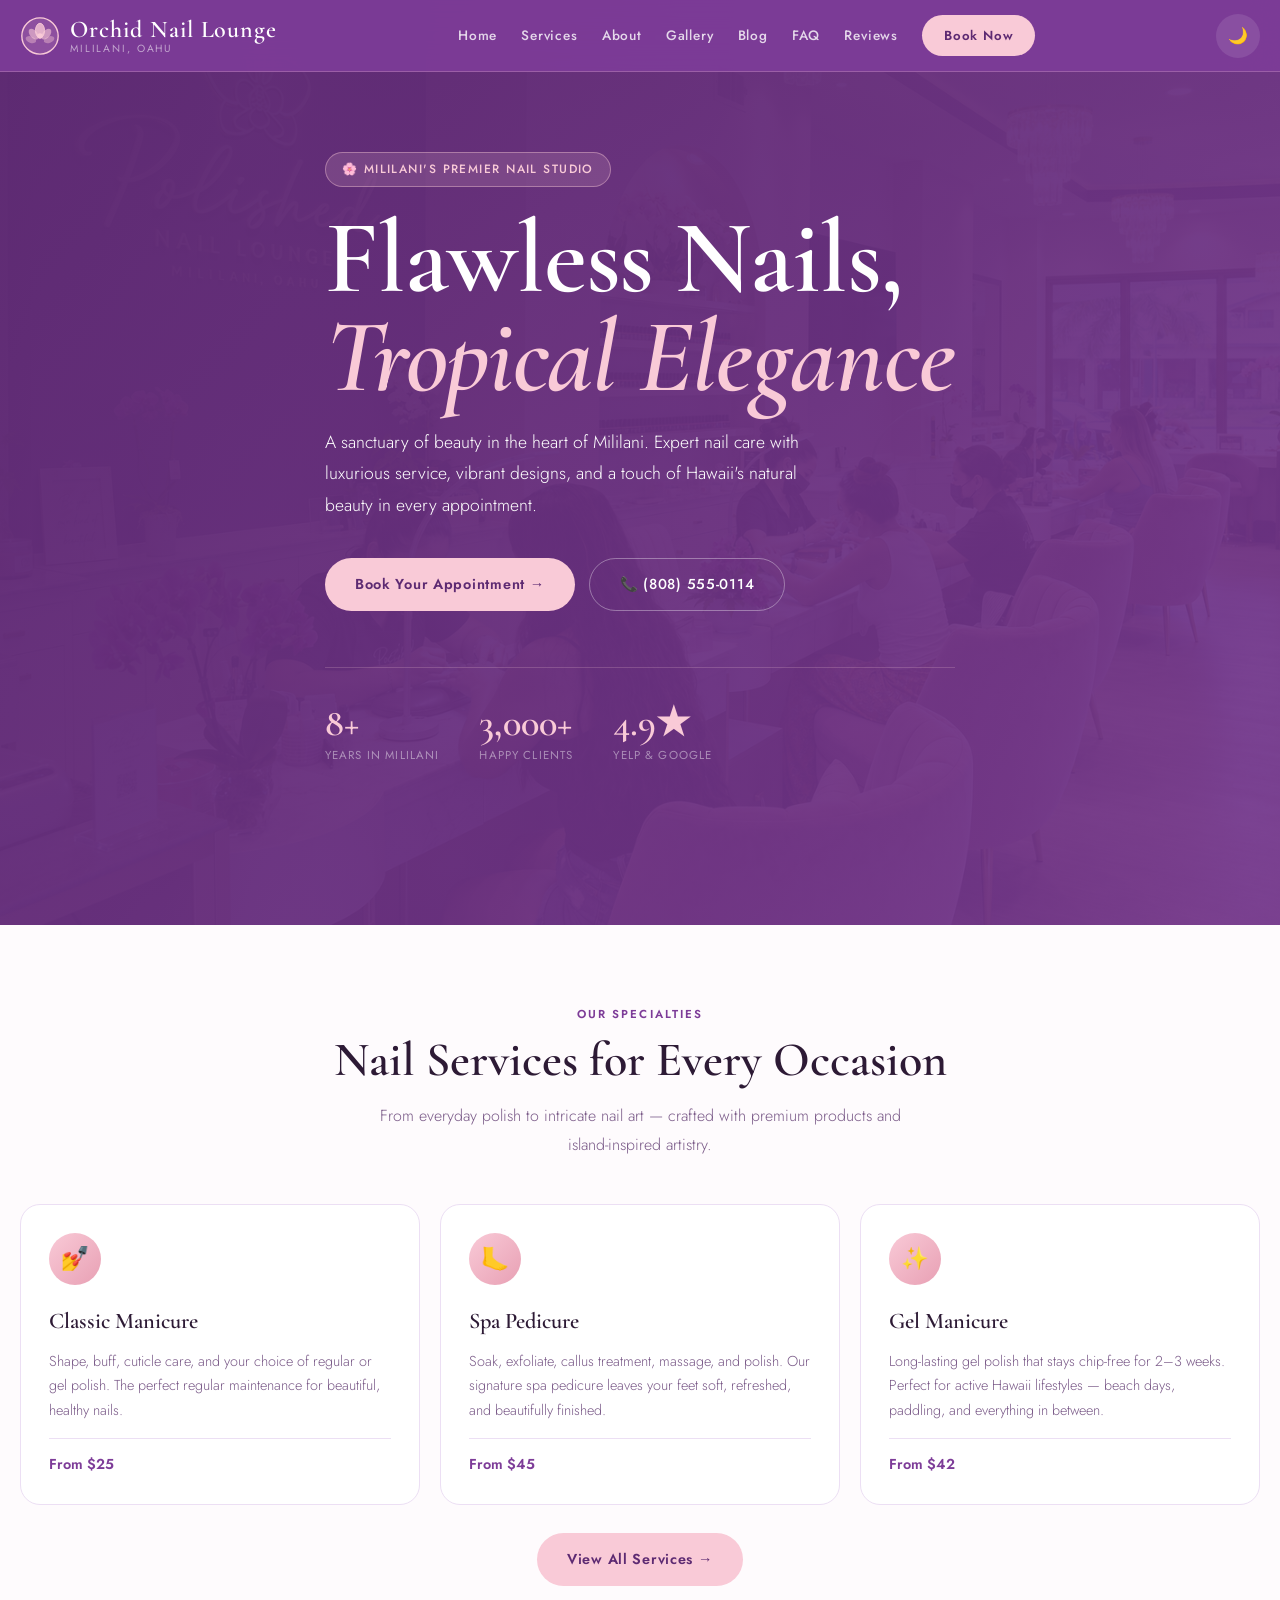
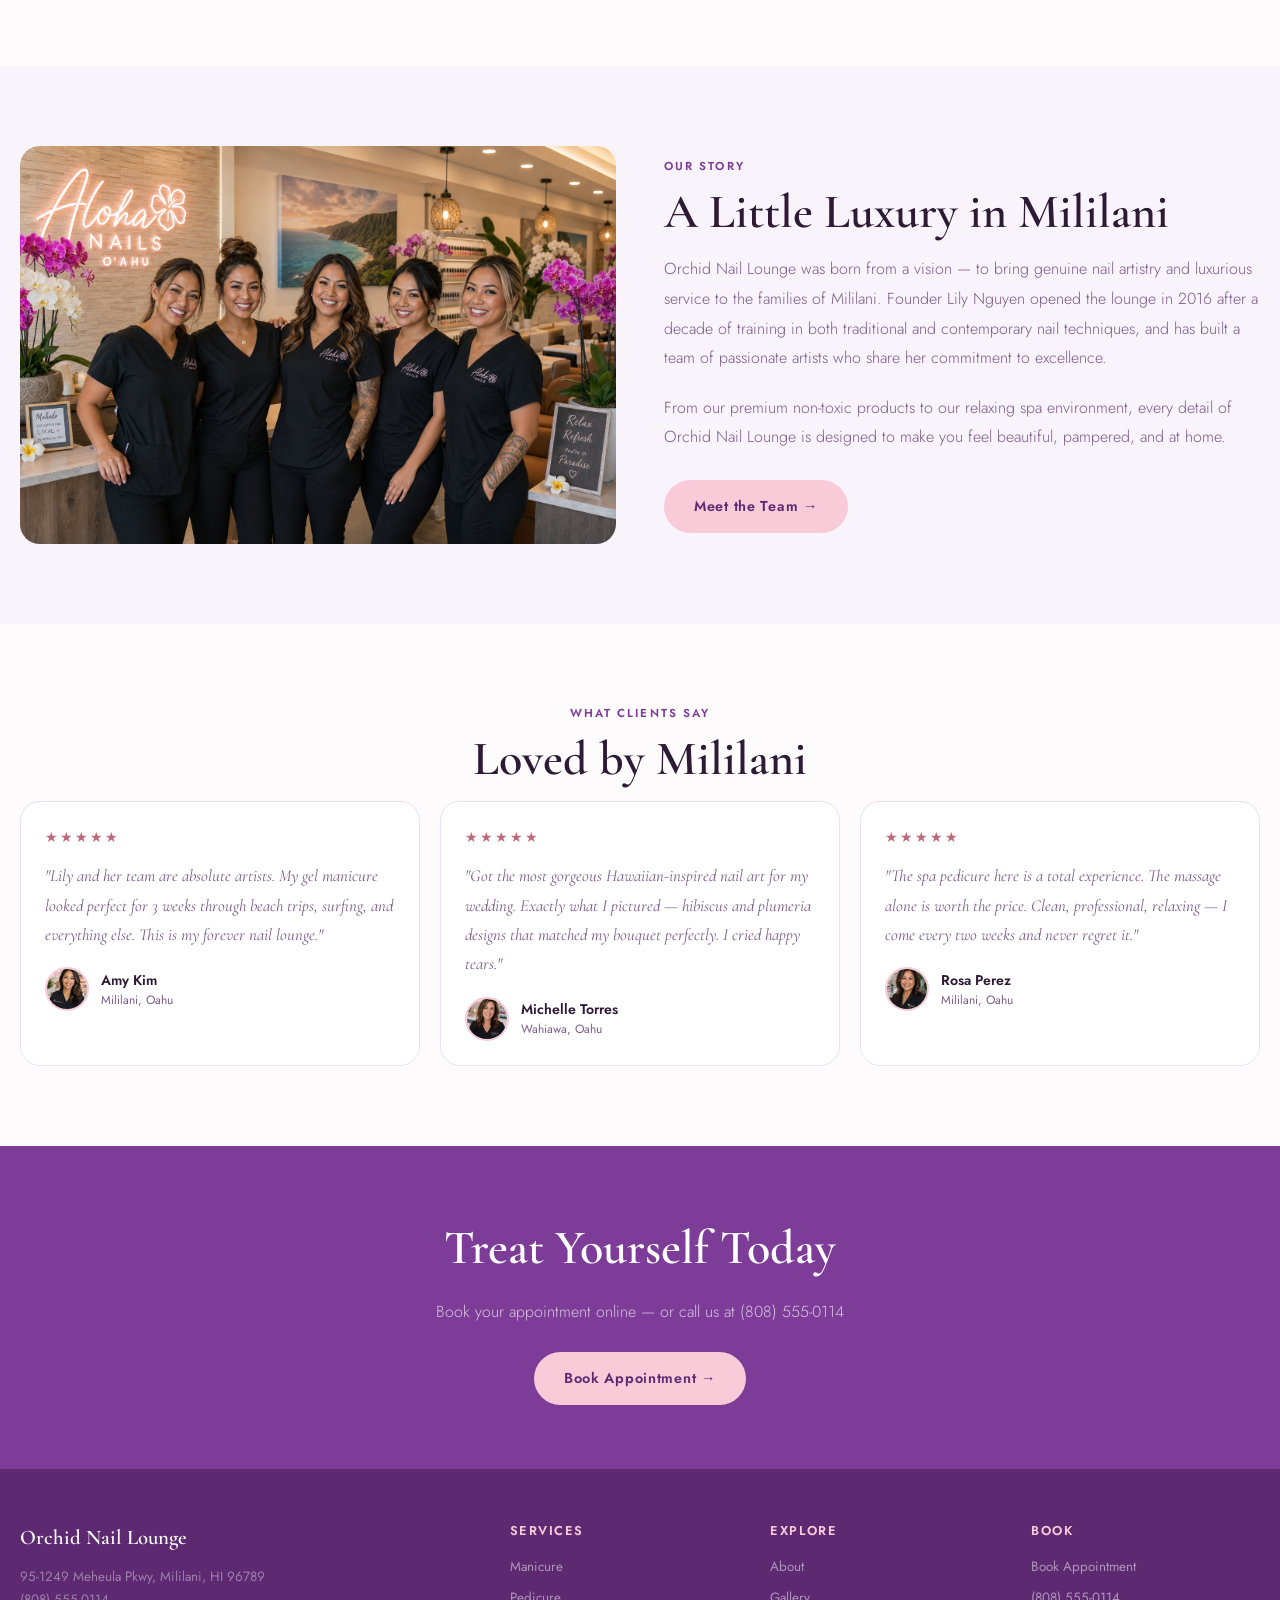
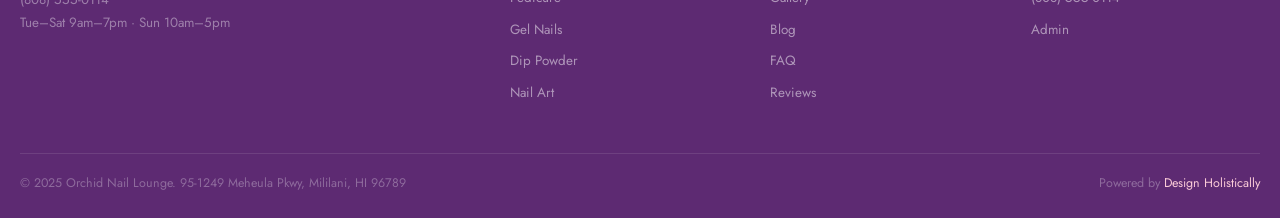
<file: index.html>
<!DOCTYPE html>
<html lang="en" data-theme="light">
<head>
<meta charset="UTF-8"/><meta name="viewport" content="width=device-width,initial-scale=1.0"/>
<title>Orchid Nail Lounge — Flawless Nails, Tropical Elegance — Orchid Nail Lounge</title>
<meta name="description" content="Orchid Nail Lounge — Flawless nails, tropical elegance. Mililani, Oahu. Manicure, pedicure, gel, dip powder, nail art. (808) 555-0114"/>
<link rel="stylesheet" href="css/style.css"/>
<script type="application/ld+json">{"@context":"https://schema.org","@type":"NailSalon","name":"Orchid Nail Lounge","telephone":"(808) 555-0114","address":{"@type":"PostalAddress","streetAddress":"95-1249 Meheula Pkwy","addressLocality":"Mililani","addressRegion":"HI","postalCode":"96789"},"priceRange":"$$"}</script>

  <meta property="og:title" content="Orchid Nail Lounge | Mililani, Oahu" />
  <meta property="og:description" content="Flawless nails, tropical elegance. Book your appointment at Orchid Nail Lounge in Mililani, Oahu." />
  <meta property="og:type" content="website" />
  <meta property="og:image" content="images/hero.png" />
  <link rel="icon" type="image/x-icon" href="images/favicon.ico">
  <link rel="icon" type="image/png" sizes="32x32" href="images/favicon-32x32.png">
  <link rel="icon" type="image/png" sizes="16x16" href="images/favicon-16x16.png">
  <link rel="apple-touch-icon" sizes="180x180" href="images/apple-touch-icon.png">
</head>
<body>
<header class="site-header">
  <div class="header-inner">
    <a href="index.html" class="logo-wrap">
      <svg viewBox="0 0 44 44" fill="none" width="40" height="40" aria-label="Orchid Nail Lounge logo" xmlns="http://www.w3.org/2000/svg">
  <circle cx="22" cy="22" r="20" fill="rgba(249,202,215,0.15)" stroke="#F9CAD7" stroke-width="1.5"/>
  <ellipse cx="22" cy="16" rx="5" ry="8" fill="#F9CAD7" opacity="0.8"/>
  <ellipse cx="22" cy="16" rx="5" ry="8" fill="none" stroke="#F9CAD7" stroke-width="1"/>
  <ellipse cx="15" cy="20" rx="4" ry="7" transform="rotate(-40 15 20)" fill="#F9CAD7" opacity="0.6"/>
  <ellipse cx="29" cy="20" rx="4" ry="7" transform="rotate(40 29 20)" fill="#F9CAD7" opacity="0.6"/>
  <ellipse cx="12" cy="26" rx="3.5" ry="6" transform="rotate(-70 12 26)" fill="#F9CAD7" opacity="0.4"/>
  <ellipse cx="32" cy="26" rx="3.5" ry="6" transform="rotate(70 32 26)" fill="#F9CAD7" opacity="0.4"/>
  <circle cx="22" cy="22" r="3" fill="#F9CAD7"/>
</svg>
      <div class="logo-text">Orchid Nail Lounge<span>Mililani, Oahu</span></div>
    </a>
    <nav class="nav-links">
      <a href="index.html">Home</a><a href="services.html">Services</a><a href="about.html">About</a><a href="gallery.html">Gallery</a><a href="blog.html">Blog</a><a href="faq.html">FAQ</a><a href="reviews.html">Reviews</a>
      <a href="booking.html" class="btn-nav">Book Now</a>
    </nav>
    <div class="header-actions">
      <button class="dark-toggle" id="darkToggle">🌙</button>
      <button class="hamburger" id="hamburger"><span></span><span></span><span></span></button>
    </div>
  </div>
</header>
<nav class="mobile-nav" id="mobileNav">
  <a href="index.html">Home</a><a href="services.html">Services</a><a href="about.html">About</a><a href="gallery.html">Gallery</a><a href="blog.html">Blog</a><a href="faq.html">FAQ</a><a href="reviews.html">Reviews</a><a href="booking.html">Book Now</a>
</nav>

<section class="hero">
  <div class="hero-bg"><img src="images/hero.png" alt="Nail lounge interior" /></div>
  <div class="hero-overlay"></div>
  <div class="hero-content">
    <div class="hero-badge">🌸 Mililani's Premier Nail Studio</div>
    <h1>Flawless Nails,<em>Tropical Elegance</em></h1>
    <p>A sanctuary of beauty in the heart of Mililani. Expert nail care with luxurious service, vibrant designs, and a touch of Hawaii's natural beauty in every appointment.</p>
    <div class="hero-cta">
      <a href="booking.html" class="btn-primary">Book Your Appointment →</a>
      <a href="tel:8085550114" class="btn-secondary">📞 (808) 555-0114</a>
    </div>
    <div class="hero-strip">
      <div><div class="strip-num">8+</div><div class="strip-label">Years in Mililani</div></div>
      <div><div class="strip-num">3,000+</div><div class="strip-label">Happy Clients</div></div>
      <div><div class="strip-num">4.9★</div><div class="strip-label">Yelp & Google</div></div>
    </div>
  </div>
</section>
<section>
  <div class="section-inner">
    <div class="section-center fade-up"><span class="section-label">Our Specialties</span><h2 class="section-title">Nail Services for Every Occasion</h2><p class="section-sub">From everyday polish to intricate nail art — crafted with premium products and island-inspired artistry.</p></div>
    <div class="services-grid">
      <div class="service-card fade-up"><div class="service-icon">💅</div><h3>Classic Manicure</h3><p>Shape, buff, cuticle care, and your choice of regular or gel polish. The perfect regular maintenance for beautiful, healthy nails.</p><div class="service-price">From $25</div></div>
      <div class="service-card fade-up"><div class="service-icon">🦶</div><h3>Spa Pedicure</h3><p>Soak, exfoliate, callus treatment, massage, and polish. Our signature spa pedicure leaves your feet soft, refreshed, and beautifully finished.</p><div class="service-price">From $45</div></div>
      <div class="service-card fade-up"><div class="service-icon">✨</div><h3>Gel Manicure</h3><p>Long-lasting gel polish that stays chip-free for 2–3 weeks. Perfect for active Hawaii lifestyles — beach days, paddling, and everything in between.</p><div class="service-price">From $42</div></div>
    </div>
    <div style="text-align:center;margin-top:28px;"><a href="services.html" class="btn-primary">View All Services →</a></div>
  </div>
</section>
<section class="bg-alt">
  <div class="section-inner">
    <div class="about-grid">
      <div class="fade-up"><img src="images/about.png" alt="Orchid Nail Lounge interior" style="border-radius:var(--radius-lg);width:100%;object-fit:cover;" /></div>
      <div class="fade-up">
        <span class="section-label">Our Story</span>
        <h2 class="section-title">A Little Luxury in Mililani</h2>
        <p style="color:var(--text-muted);line-height:1.85;margin-bottom:20px;font-weight:300;">Orchid Nail Lounge was born from a vision — to bring genuine nail artistry and luxurious service to the families of Mililani. Founder Lily Nguyen opened the lounge in 2016 after a decade of training in both traditional and contemporary nail techniques, and has built a team of passionate artists who share her commitment to excellence.</p>
        <p style="color:var(--text-muted);line-height:1.85;margin-bottom:28px;font-weight:300;">From our premium non-toxic products to our relaxing spa environment, every detail of Orchid Nail Lounge is designed to make you feel beautiful, pampered, and at home.</p>
        <a href="about.html" class="btn-primary">Meet the Team →</a>
      </div>
    </div>
  </div>
</section>
<section>
  <div class="section-inner">
    <div class="section-center fade-up"><span class="section-label">What Clients Say</span><h2 class="section-title">Loved by Mililani</h2></div>
    <div class="testimonials-grid">
      <div class="testimonial-card fade-up"><div class="stars">★★★★★</div><blockquote>"Lily and her team are absolute artists. My gel manicure looked perfect for 3 weeks through beach trips, surfing, and everything else. This is my forever nail lounge."</blockquote><div class="reviewer"><img src="images/avatar-1.png" alt="Amy K." /><div><div class="reviewer-name">Amy Kim</div><div class="reviewer-loc">Mililani, Oahu</div></div></div></div>
      <div class="testimonial-card fade-up"><div class="stars">★★★★★</div><blockquote>"Got the most gorgeous Hawaiian-inspired nail art for my wedding. Exactly what I pictured — hibiscus and plumeria designs that matched my bouquet perfectly. I cried happy tears."</blockquote><div class="reviewer"><img src="images/avatar-2.png" alt="Michelle T." /><div><div class="reviewer-name">Michelle Torres</div><div class="reviewer-loc">Wahiawa, Oahu</div></div></div></div>
      <div class="testimonial-card fade-up"><div class="stars">★★★★★</div><blockquote>"The spa pedicure here is a total experience. The massage alone is worth the price. Clean, professional, relaxing — I come every two weeks and never regret it."</blockquote><div class="reviewer"><img src="images/avatar-3.png" alt="Rosa P." /><div><div class="reviewer-name">Rosa Perez</div><div class="reviewer-loc">Mililani, Oahu</div></div></div></div>
    </div>
  </div>
</section>
<div class="cta-band">
  <h2>Treat Yourself Today</h2>
  <p>Book your appointment online — or call us at (808) 555-0114</p>
  <a href="booking.html" class="btn-primary">Book Appointment →</a>
</div>
<footer class="site-footer">
  <div class="footer-inner">
    <div class="footer-grid">
      <div class="footer-brand">
        <div style="font-family:'Cormorant Garamond',serif;font-weight:600;font-size:1.3rem;color:#fff;">Orchid Nail Lounge</div>
        <p>95-1249 Meheula Pkwy, Mililani, HI 96789<br>(808) 555-0114<br>Tue–Sat 9am–7pm · Sun 10am–5pm</p>
      </div>
      <div class="footer-col"><h4>Services</h4><a href="services.html">Manicure</a><a href="services.html">Pedicure</a><a href="services.html">Gel Nails</a><a href="services.html">Dip Powder</a><a href="services.html">Nail Art</a></div>
      <div class="footer-col"><h4>Explore</h4><a href="about.html">About</a><a href="gallery.html">Gallery</a><a href="blog.html">Blog</a><a href="faq.html">FAQ</a><a href="reviews.html">Reviews</a></div>
      <div class="footer-col"><h4>Book</h4><a href="booking.html">Book Appointment</a><a href="tel:8085550114">(808) 555-0114</a><a href="admin.html">Admin</a></div>
    </div>
    <div class="footer-bottom">
      <span>© 2025 Orchid Nail Lounge. 95-1249 Meheula Pkwy, Mililani, HI 96789</span>
      <span>Powered by <a href="https://designholistically.com" target="_blank">Design Holistically</a></span>
    </div>
  </div>
</footer>
<button class="back-top" id="backTop">↑</button>
<script src="js/main.js"></script>
</body>
</html>
</file>
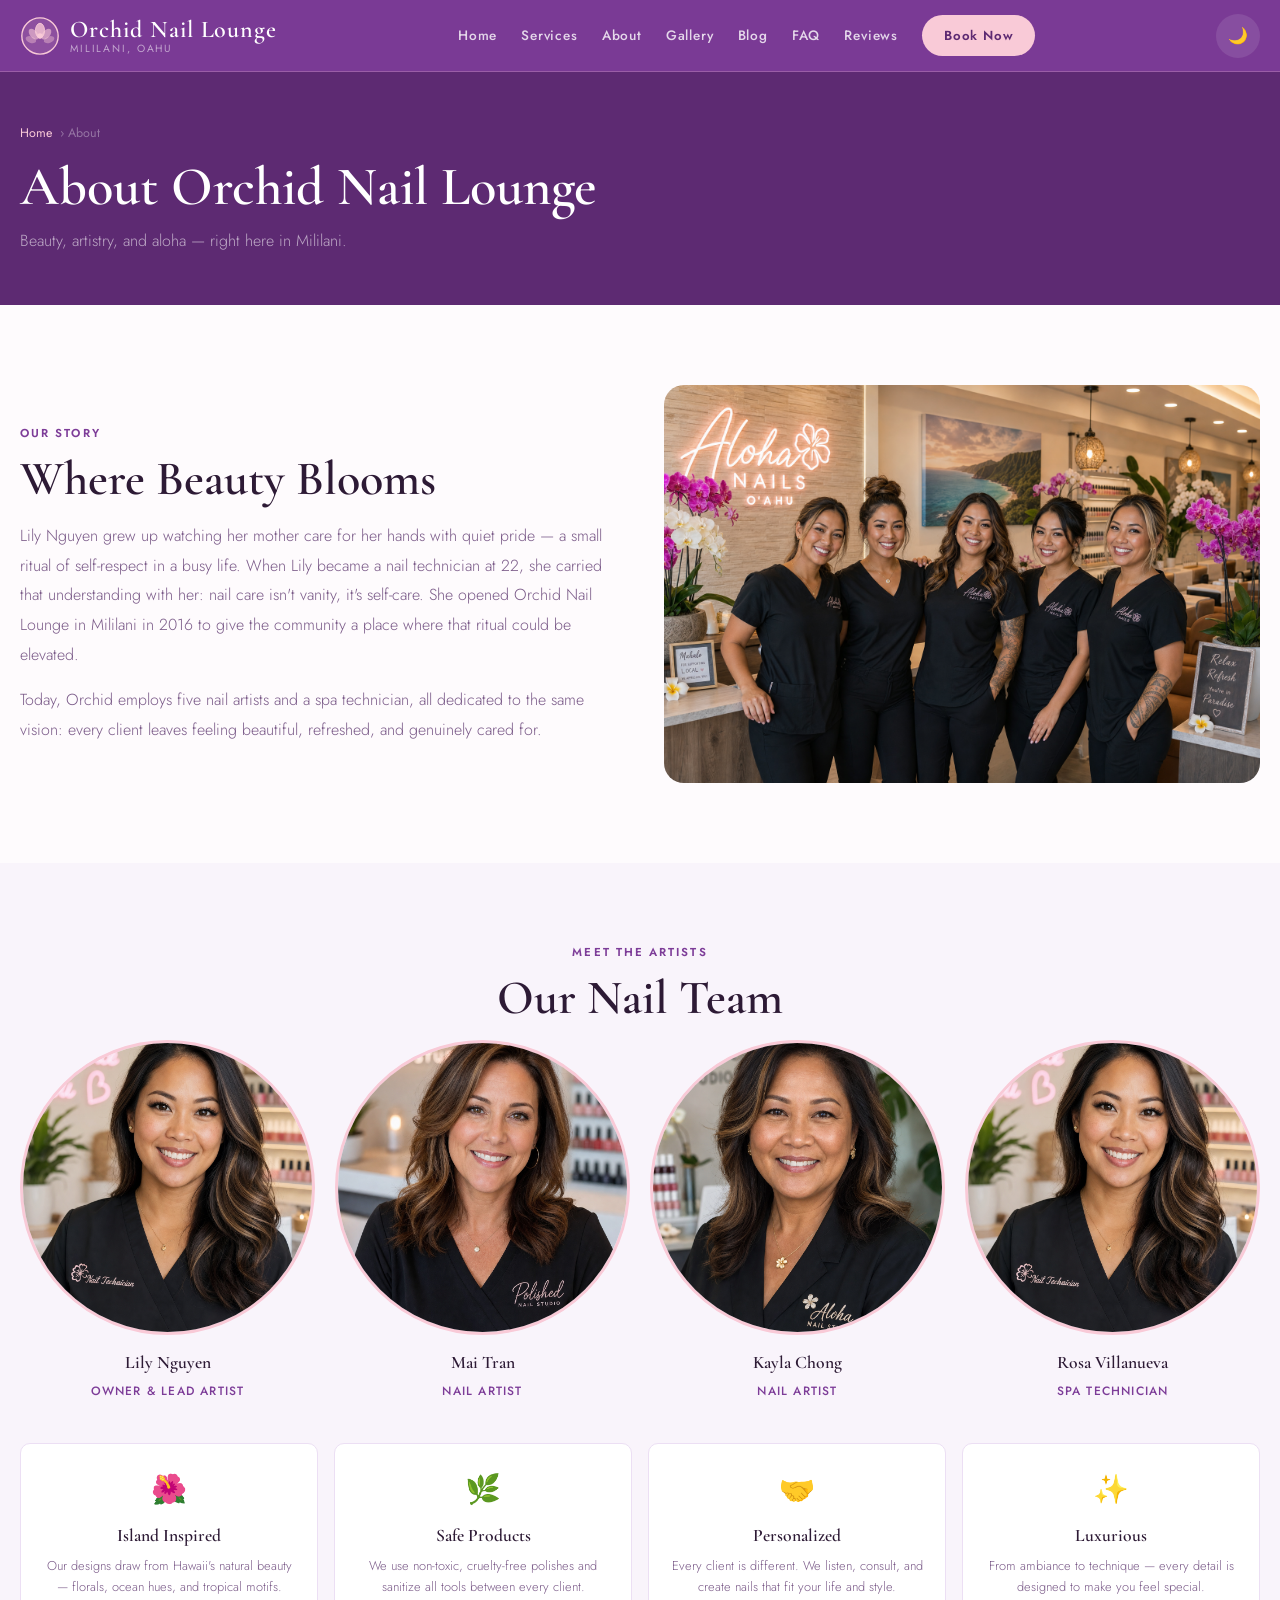
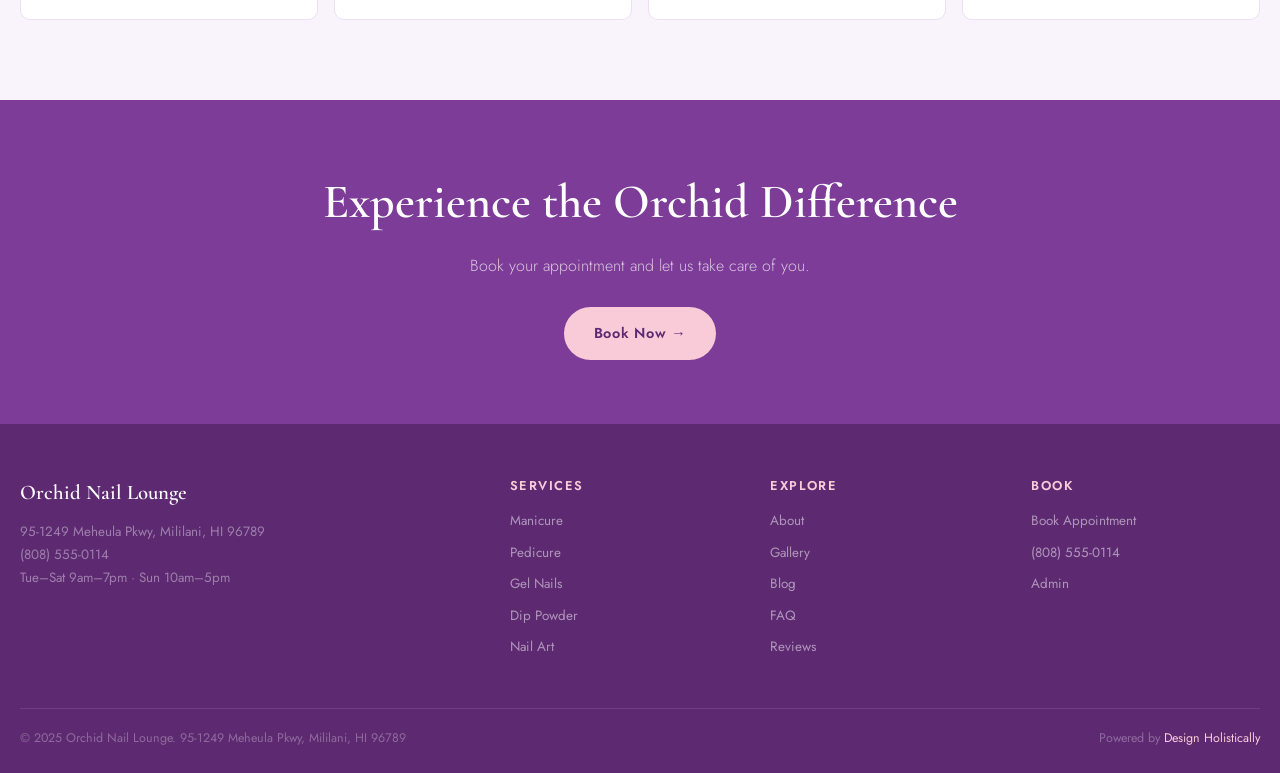
<file: about.html>
<!DOCTYPE html>
<html lang="en" data-theme="light">
<head>
<meta charset="UTF-8"/><meta name="viewport" content="width=device-width,initial-scale=1.0"/>
<title>About Us — Orchid Nail Lounge</title>
<meta name="description" content="Orchid Nail Lounge — Flawless nails, tropical elegance. Mililani, Oahu. Manicure, pedicure, gel, dip powder, nail art. (808) 555-0114"/>
<link rel="stylesheet" href="css/style.css"/>
<script type="application/ld+json">{"@context":"https://schema.org","@type":"NailSalon","name":"Orchid Nail Lounge","telephone":"(808) 555-0114","address":{"@type":"PostalAddress","streetAddress":"95-1249 Meheula Pkwy","addressLocality":"Mililani","addressRegion":"HI","postalCode":"96789"},"priceRange":"$$"}</script>
  <link rel="icon" type="image/x-icon" href="images/favicon.ico">
  <link rel="icon" type="image/png" sizes="32x32" href="images/favicon-32x32.png">
  <link rel="icon" type="image/png" sizes="16x16" href="images/favicon-16x16.png">
  <link rel="apple-touch-icon" sizes="180x180" href="images/apple-touch-icon.png">
</head>
<body>
<header class="site-header">
  <div class="header-inner">
    <a href="index.html" class="logo-wrap">
      <svg viewBox="0 0 44 44" fill="none" width="40" height="40" aria-label="Orchid Nail Lounge logo" xmlns="http://www.w3.org/2000/svg">
  <circle cx="22" cy="22" r="20" fill="rgba(249,202,215,0.15)" stroke="#F9CAD7" stroke-width="1.5"/>
  <ellipse cx="22" cy="16" rx="5" ry="8" fill="#F9CAD7" opacity="0.8"/>
  <ellipse cx="22" cy="16" rx="5" ry="8" fill="none" stroke="#F9CAD7" stroke-width="1"/>
  <ellipse cx="15" cy="20" rx="4" ry="7" transform="rotate(-40 15 20)" fill="#F9CAD7" opacity="0.6"/>
  <ellipse cx="29" cy="20" rx="4" ry="7" transform="rotate(40 29 20)" fill="#F9CAD7" opacity="0.6"/>
  <ellipse cx="12" cy="26" rx="3.5" ry="6" transform="rotate(-70 12 26)" fill="#F9CAD7" opacity="0.4"/>
  <ellipse cx="32" cy="26" rx="3.5" ry="6" transform="rotate(70 32 26)" fill="#F9CAD7" opacity="0.4"/>
  <circle cx="22" cy="22" r="3" fill="#F9CAD7"/>
</svg>
      <div class="logo-text">Orchid Nail Lounge<span>Mililani, Oahu</span></div>
    </a>
    <nav class="nav-links">
      <a href="index.html">Home</a><a href="services.html">Services</a><a href="about.html">About</a><a href="gallery.html">Gallery</a><a href="blog.html">Blog</a><a href="faq.html">FAQ</a><a href="reviews.html">Reviews</a>
      <a href="booking.html" class="btn-nav">Book Now</a>
    </nav>
    <div class="header-actions">
      <button class="dark-toggle" id="darkToggle">🌙</button>
      <button class="hamburger" id="hamburger"><span></span><span></span><span></span></button>
    </div>
  </div>
</header>
<nav class="mobile-nav" id="mobileNav">
  <a href="index.html">Home</a><a href="services.html">Services</a><a href="about.html">About</a><a href="gallery.html">Gallery</a><a href="blog.html">Blog</a><a href="faq.html">FAQ</a><a href="reviews.html">Reviews</a><a href="booking.html">Book Now</a>
</nav>

<div class="page-hero"><div class="page-hero-inner"><div class="breadcrumb"><a href="index.html">Home</a> › About</div><h1>About Orchid Nail Lounge</h1><p>Beauty, artistry, and aloha — right here in Mililani.</p></div></div>
<section><div class="section-inner">
  <div class="about-grid">
    <div class="fade-up">
      <span class="section-label">Our Story</span>
      <h2 class="section-title">Where Beauty Blooms</h2>
      <p style="color:var(--text-muted);line-height:1.85;margin-bottom:16px;font-weight:300;">Lily Nguyen grew up watching her mother care for her hands with quiet pride — a small ritual of self-respect in a busy life. When Lily became a nail technician at 22, she carried that understanding with her: nail care isn't vanity, it's self-care. She opened Orchid Nail Lounge in Mililani in 2016 to give the community a place where that ritual could be elevated.</p>
      <p style="color:var(--text-muted);line-height:1.85;font-weight:300;">Today, Orchid employs five nail artists and a spa technician, all dedicated to the same vision: every client leaves feeling beautiful, refreshed, and genuinely cared for.</p>
    </div>
    <div class="fade-up"><img src="images/about.png" alt="Orchid Nail Lounge studio" style="border-radius:var(--radius-lg);width:100%;object-fit:cover;" /></div>
  </div>
</div></section>
<section class="bg-alt"><div class="section-inner">
  <div class="section-center fade-up"><span class="section-label">Meet the Artists</span><h2 class="section-title">Our Nail Team</h2></div>
  <div class="team-grid">
    <div class="team-card fade-up"><img src="images/avatar-1.png" alt="Lily N." /><h4>Lily Nguyen</h4><span>Owner & Lead Artist</span></div>
    <div class="team-card fade-up"><img src="images/avatar-2.png" alt="Mai T." /><h4>Mai Tran</h4><span>Nail Artist</span></div>
    <div class="team-card fade-up"><img src="images/avatar-3.png" alt="Kayla C." /><h4>Kayla Chong</h4><span>Nail Artist</span></div>
    <div class="team-card fade-up"><img src="images/avatar-1.png" alt="Rosa V." /><h4>Rosa Villanueva</h4><span>Spa Technician</span></div>
  </div>
  <div class="values-grid" style="margin-top:40px;">
    <div class="value-card fade-up"><div class="value-icon">🌺</div><h4>Island Inspired</h4><p>Our designs draw from Hawaii's natural beauty — florals, ocean hues, and tropical motifs.</p></div>
    <div class="value-card fade-up"><div class="value-icon">🌿</div><h4>Safe Products</h4><p>We use non-toxic, cruelty-free polishes and sanitize all tools between every client.</p></div>
    <div class="value-card fade-up"><div class="value-icon">🤝</div><h4>Personalized</h4><p>Every client is different. We listen, consult, and create nails that fit your life and style.</p></div>
    <div class="value-card fade-up"><div class="value-icon">✨</div><h4>Luxurious</h4><p>From ambiance to technique — every detail is designed to make you feel special.</p></div>
  </div>
</div></section>
<div class="cta-band"><h2>Experience the Orchid Difference</h2><p>Book your appointment and let us take care of you.</p><a href="booking.html" class="btn-primary">Book Now →</a></div>
<footer class="site-footer">
  <div class="footer-inner">
    <div class="footer-grid">
      <div class="footer-brand">
        <div style="font-family:'Cormorant Garamond',serif;font-weight:600;font-size:1.3rem;color:#fff;">Orchid Nail Lounge</div>
        <p>95-1249 Meheula Pkwy, Mililani, HI 96789<br>(808) 555-0114<br>Tue–Sat 9am–7pm · Sun 10am–5pm</p>
      </div>
      <div class="footer-col"><h4>Services</h4><a href="services.html">Manicure</a><a href="services.html">Pedicure</a><a href="services.html">Gel Nails</a><a href="services.html">Dip Powder</a><a href="services.html">Nail Art</a></div>
      <div class="footer-col"><h4>Explore</h4><a href="about.html">About</a><a href="gallery.html">Gallery</a><a href="blog.html">Blog</a><a href="faq.html">FAQ</a><a href="reviews.html">Reviews</a></div>
      <div class="footer-col"><h4>Book</h4><a href="booking.html">Book Appointment</a><a href="tel:8085550114">(808) 555-0114</a><a href="admin.html">Admin</a></div>
    </div>
    <div class="footer-bottom">
      <span>© 2025 Orchid Nail Lounge. 95-1249 Meheula Pkwy, Mililani, HI 96789</span>
      <span>Powered by <a href="https://designholistically.com" target="_blank">Design Holistically</a></span>
    </div>
  </div>
</footer>
<button class="back-top" id="backTop">↑</button>
<script src="js/main.js"></script>
</body>
</html>
</file>
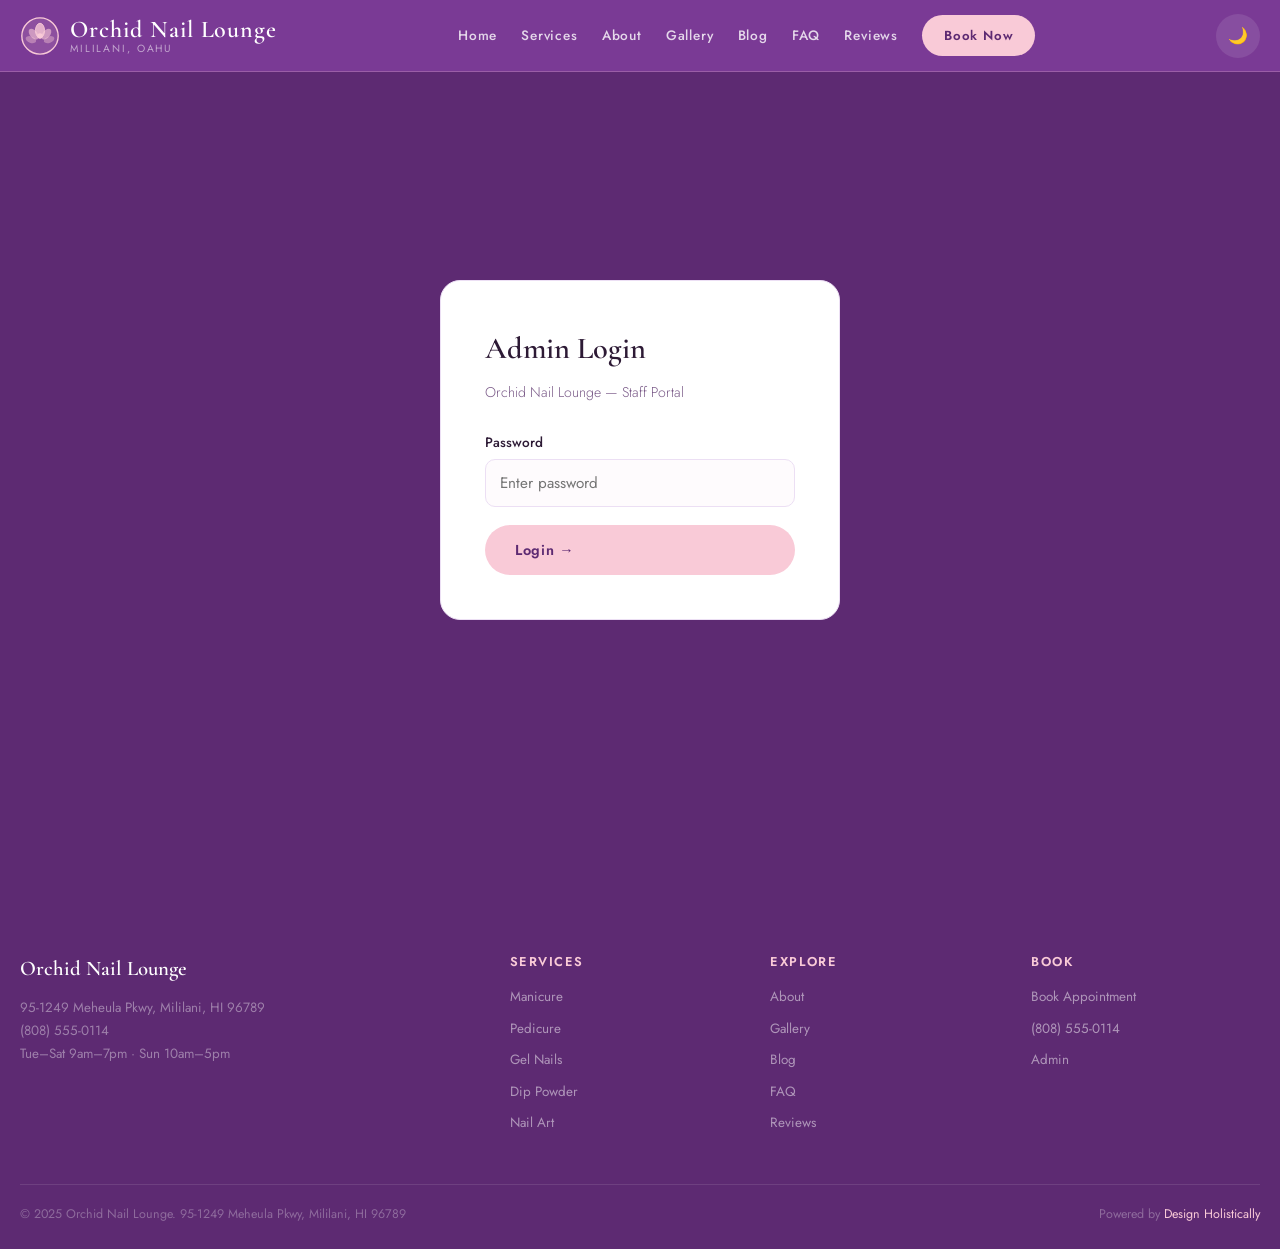
<file: admin.html>
<!DOCTYPE html>
<html lang="en" data-theme="light">
<head>
<meta charset="UTF-8"/><meta name="viewport" content="width=device-width,initial-scale=1.0"/>
<title>Admin Dashboard — Orchid Nail Lounge</title>
<meta name="description" content="Orchid Nail Lounge — Flawless nails, tropical elegance. Mililani, Oahu. Manicure, pedicure, gel, dip powder, nail art. (808) 555-0114"/>
<link rel="stylesheet" href="css/style.css"/>
<script type="application/ld+json">{"@context":"https://schema.org","@type":"NailSalon","name":"Orchid Nail Lounge","telephone":"(808) 555-0114","address":{"@type":"PostalAddress","streetAddress":"95-1249 Meheula Pkwy","addressLocality":"Mililani","addressRegion":"HI","postalCode":"96789"},"priceRange":"$$"}</script>
  <link rel="icon" type="image/x-icon" href="images/favicon.ico">
  <link rel="icon" type="image/png" sizes="32x32" href="images/favicon-32x32.png">
  <link rel="icon" type="image/png" sizes="16x16" href="images/favicon-16x16.png">
  <link rel="apple-touch-icon" sizes="180x180" href="images/apple-touch-icon.png">
</head>
<body>
<header class="site-header">
  <div class="header-inner">
    <a href="index.html" class="logo-wrap">
      <svg viewBox="0 0 44 44" fill="none" width="40" height="40" aria-label="Orchid Nail Lounge logo" xmlns="http://www.w3.org/2000/svg">
  <circle cx="22" cy="22" r="20" fill="rgba(249,202,215,0.15)" stroke="#F9CAD7" stroke-width="1.5"/>
  <ellipse cx="22" cy="16" rx="5" ry="8" fill="#F9CAD7" opacity="0.8"/>
  <ellipse cx="22" cy="16" rx="5" ry="8" fill="none" stroke="#F9CAD7" stroke-width="1"/>
  <ellipse cx="15" cy="20" rx="4" ry="7" transform="rotate(-40 15 20)" fill="#F9CAD7" opacity="0.6"/>
  <ellipse cx="29" cy="20" rx="4" ry="7" transform="rotate(40 29 20)" fill="#F9CAD7" opacity="0.6"/>
  <ellipse cx="12" cy="26" rx="3.5" ry="6" transform="rotate(-70 12 26)" fill="#F9CAD7" opacity="0.4"/>
  <ellipse cx="32" cy="26" rx="3.5" ry="6" transform="rotate(70 32 26)" fill="#F9CAD7" opacity="0.4"/>
  <circle cx="22" cy="22" r="3" fill="#F9CAD7"/>
</svg>
      <div class="logo-text">Orchid Nail Lounge<span>Mililani, Oahu</span></div>
    </a>
    <nav class="nav-links">
      <a href="index.html">Home</a><a href="services.html">Services</a><a href="about.html">About</a><a href="gallery.html">Gallery</a><a href="blog.html">Blog</a><a href="faq.html">FAQ</a><a href="reviews.html">Reviews</a>
      <a href="booking.html" class="btn-nav">Book Now</a>
    </nav>
    <div class="header-actions">
      <button class="dark-toggle" id="darkToggle">🌙</button>
      <button class="hamburger" id="hamburger"><span></span><span></span><span></span></button>
    </div>
  </div>
</header>
<nav class="mobile-nav" id="mobileNav">
  <a href="index.html">Home</a><a href="services.html">Services</a><a href="about.html">About</a><a href="gallery.html">Gallery</a><a href="blog.html">Blog</a><a href="faq.html">FAQ</a><a href="reviews.html">Reviews</a><a href="booking.html">Book Now</a>
</nav>

<div id="adminLogin"><div class="login-card"><h2>Admin Login</h2><p>Orchid Nail Lounge — Staff Portal</p><form id="loginForm"><div class="form-group"><label>Password</label><input type="password" id="adminPw" placeholder="Enter password" /></div><p id="loginError" style="color:#e74c3c;font-size:0.82rem;margin-bottom:10px;"></p><button type="submit" class="btn-primary" style="width:100%;border-radius:999px;">Login →</button></form></div></div>
<div id="adminDash">
  <div class="dash-header"><h1>Orchid Nail Lounge — Admin</h1><button class="btn-outline" onclick="document.getElementById('adminDash').style.display='none';document.getElementById('adminLogin').style.display='flex';" style="color:#fff;border-color:rgba(255,255,255,0.35);font-size:0.78rem;padding:7px 14px;">Logout</button></div>
  <div class="dash-stats"><div class="dash-stat"><div class="num">18</div><div class="lbl">Bookings Today</div></div><div class="dash-stat"><div class="num">4</div><div class="lbl">Artists Active</div></div><div class="dash-stat"><div class="num">$960</div><div class="lbl">Today Revenue</div></div><div class="dash-stat"><div class="num">5</div><div class="lbl">Bridal Inquiries</div></div></div>
  <div class="dash-tabs"><button class="dash-tab active" onclick="switchTab('bookings')">Appointments</button><button class="dash-tab" onclick="switchTab('messages')">Messages</button><button class="dash-tab" onclick="switchTab('reviews')">Reviews</button></div>
  <div class="tab-panel active" id="tab-bookings"><div class="dash-section"><h3>Today's Appointments</h3><div style="overflow-x:auto;"><table class="data-table"><thead><tr><th>Time</th><th>Client</th><th>Service</th><th>Artist</th><th>Status</th></tr></thead><tbody>
    <tr><td>9:30 AM</td><td>Amy Kim</td><td>Gel Manicure</td><td>Lily</td><td><span class="badge badge-blue">Completed</span></td></tr>
    <tr><td>11:00 AM</td><td>Michelle T.</td><td>Bridal Consult</td><td>Lily</td><td><span class="badge badge-green">Confirmed</span></td></tr>
    <tr><td>1:00 PM</td><td>Rosa Perez</td><td>Spa Pedicure</td><td>Rosa V.</td><td><span class="badge badge-yellow">Pending</span></td></tr>
    <tr><td>3:00 PM</td><td>Grace Lim</td><td>Dip Powder</td><td>Kayla</td><td><span class="badge badge-yellow">Pending</span></td></tr>
  </tbody></table></div></div></div>
  <div class="tab-panel" id="tab-messages"><div class="dash-section"><h3>Messages</h3><div style="overflow-x:auto;"><table class="data-table"><thead><tr><th>Date</th><th>Name</th><th>Phone</th><th>Message</th></tr></thead><tbody>
    <tr><td>Jul 1</td><td>Janel A.</td><td>(808) 555-0501</td><td>Can I bring my daughter for her first manicure on Saturday?</td></tr>
    <tr><td>Jul 2</td><td>Sarah N.</td><td>(808) 555-0502</td><td>Interested in bridal nail consultation for my November wedding.</td></tr>
  </tbody></table></div></div></div>
  <div class="tab-panel" id="tab-reviews"><div class="dash-section"><h3>Recent Reviews</h3><div style="overflow-x:auto;"><table class="data-table"><thead><tr><th>Date</th><th>Reviewer</th><th>Rating</th><th>Comment</th></tr></thead><tbody>
    <tr><td>Jun 2025</td><td>Amy Kim</td><td>⭐⭐⭐⭐⭐</td><td>Gel nails lasted 3 weeks through beach days. Lily is amazing.</td></tr>
    <tr><td>Jun 2025</td><td>Michelle Torres</td><td>⭐⭐⭐⭐⭐</td><td>My wedding nail art was perfect. I cried happy tears.</td></tr>
  </tbody></table></div></div></div>
</div>
<script>function switchTab(id){document.querySelectorAll('.tab-panel').forEach(p=>p.classList.remove('active'));document.querySelectorAll('.dash-tab').forEach(t=>t.classList.remove('active'));document.getElementById('tab-'+id).classList.add('active');event.target.classList.add('active');}</script>
<footer class="site-footer">
  <div class="footer-inner">
    <div class="footer-grid">
      <div class="footer-brand">
        <div style="font-family:'Cormorant Garamond',serif;font-weight:600;font-size:1.3rem;color:#fff;">Orchid Nail Lounge</div>
        <p>95-1249 Meheula Pkwy, Mililani, HI 96789<br>(808) 555-0114<br>Tue–Sat 9am–7pm · Sun 10am–5pm</p>
      </div>
      <div class="footer-col"><h4>Services</h4><a href="services.html">Manicure</a><a href="services.html">Pedicure</a><a href="services.html">Gel Nails</a><a href="services.html">Dip Powder</a><a href="services.html">Nail Art</a></div>
      <div class="footer-col"><h4>Explore</h4><a href="about.html">About</a><a href="gallery.html">Gallery</a><a href="blog.html">Blog</a><a href="faq.html">FAQ</a><a href="reviews.html">Reviews</a></div>
      <div class="footer-col"><h4>Book</h4><a href="booking.html">Book Appointment</a><a href="tel:8085550114">(808) 555-0114</a><a href="admin.html">Admin</a></div>
    </div>
    <div class="footer-bottom">
      <span>© 2025 Orchid Nail Lounge. 95-1249 Meheula Pkwy, Mililani, HI 96789</span>
      <span>Powered by <a href="https://designholistically.com" target="_blank">Design Holistically</a></span>
    </div>
  </div>
</footer>
<button class="back-top" id="backTop">↑</button>
<script src="js/main.js"></script>
</body>
</html>
</file>
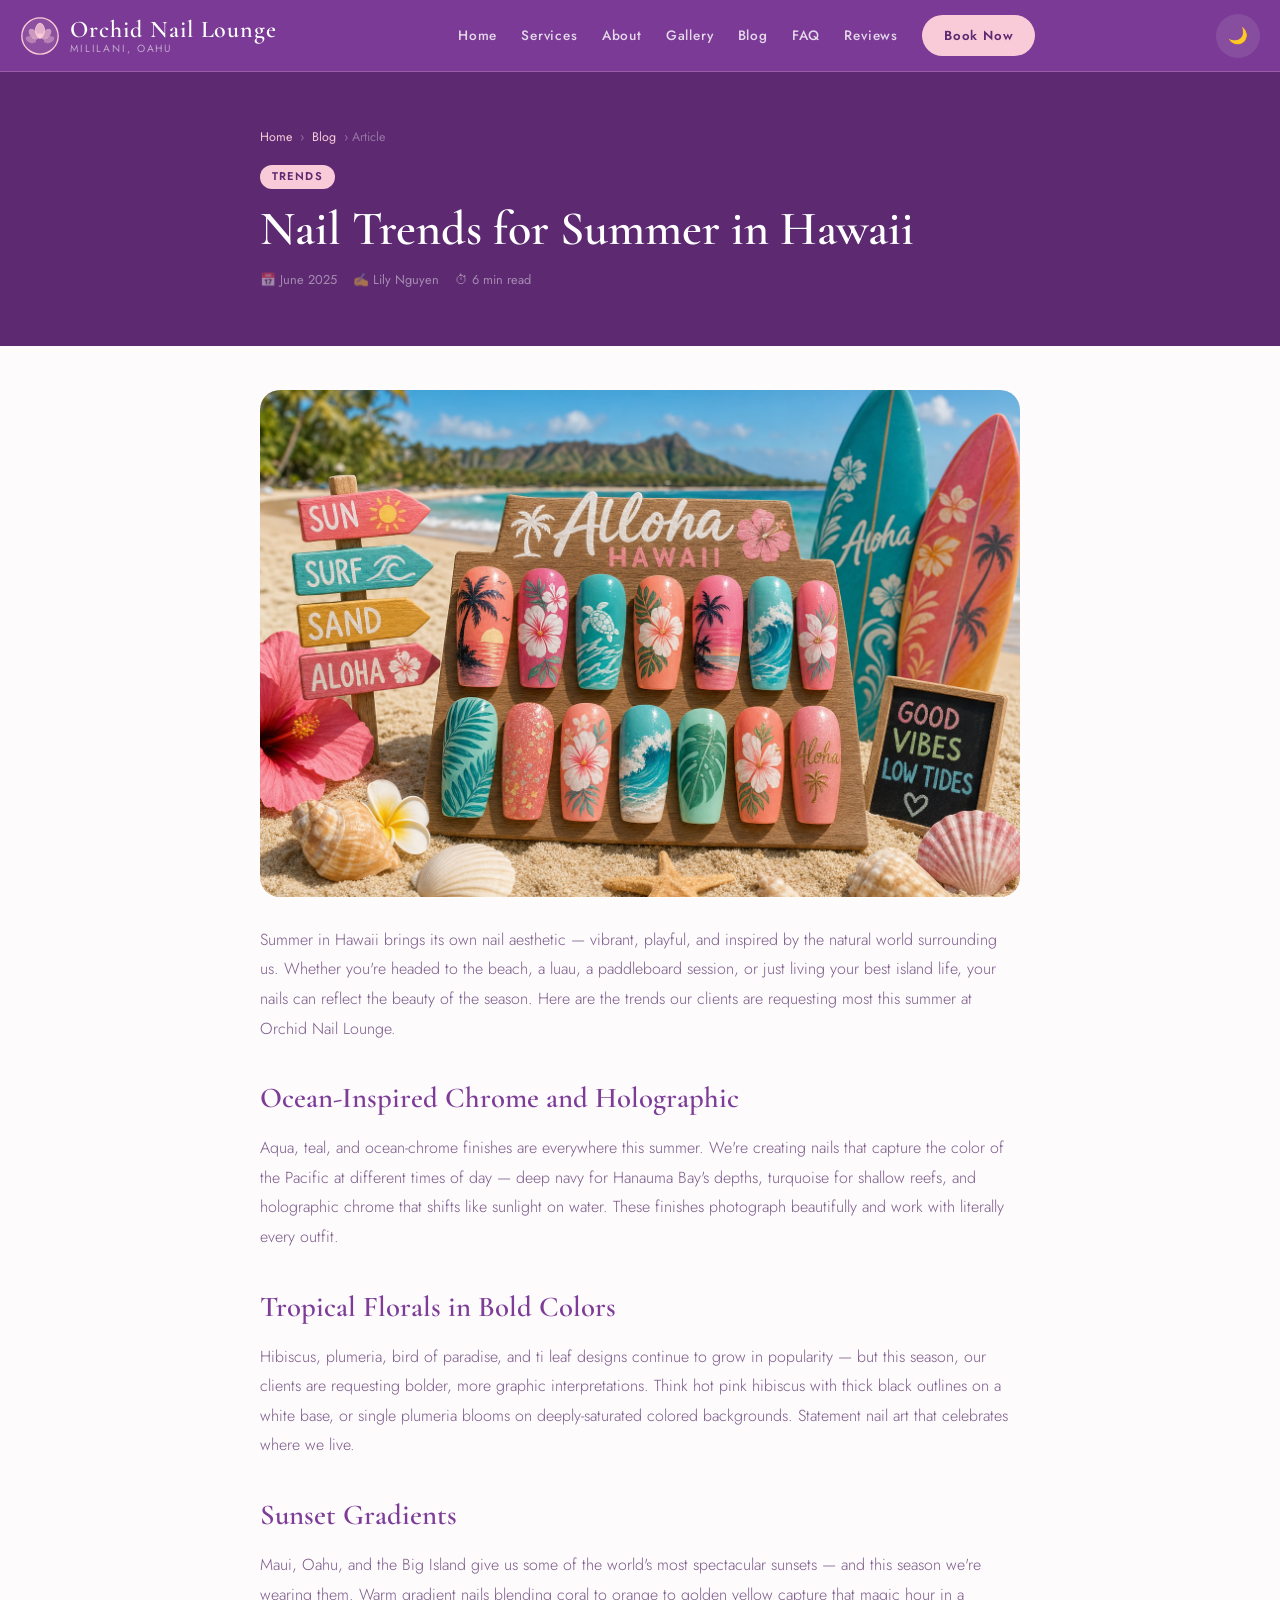
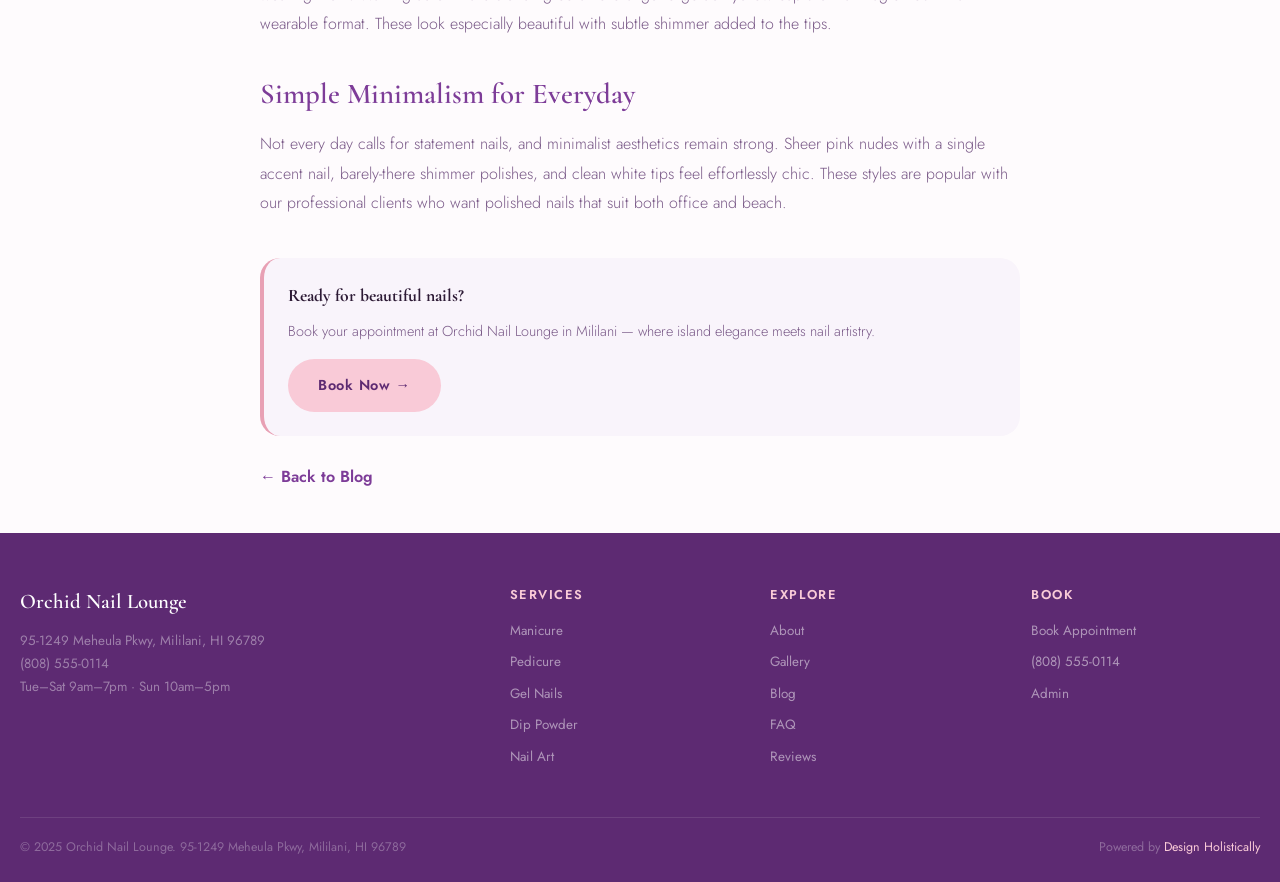
<file: blog-post-1.html>
<!DOCTYPE html>
<html lang="en" data-theme="light">
<head>
<meta charset="UTF-8"/><meta name="viewport" content="width=device-width,initial-scale=1.0"/>
<title>Nail Trends for Summer in Hawaii — Orchid Nail Lounge Blog</title>
<link rel="stylesheet" href="css/style.css"/>
  <link rel="icon" type="image/x-icon" href="images/favicon.ico">
  <link rel="icon" type="image/png" sizes="32x32" href="images/favicon-32x32.png">
  <link rel="icon" type="image/png" sizes="16x16" href="images/favicon-16x16.png">
  <link rel="apple-touch-icon" sizes="180x180" href="images/apple-touch-icon.png">
</head>
<body>
<header class="site-header">
  <div class="header-inner">
    <a href="index.html" class="logo-wrap">
      <svg viewBox="0 0 44 44" fill="none" width="40" height="40" aria-label="Orchid Nail Lounge logo" xmlns="http://www.w3.org/2000/svg">
  <circle cx="22" cy="22" r="20" fill="rgba(249,202,215,0.15)" stroke="#F9CAD7" stroke-width="1.5"/>
  <ellipse cx="22" cy="16" rx="5" ry="8" fill="#F9CAD7" opacity="0.8"/>
  <ellipse cx="22" cy="16" rx="5" ry="8" fill="none" stroke="#F9CAD7" stroke-width="1"/>
  <ellipse cx="15" cy="20" rx="4" ry="7" transform="rotate(-40 15 20)" fill="#F9CAD7" opacity="0.6"/>
  <ellipse cx="29" cy="20" rx="4" ry="7" transform="rotate(40 29 20)" fill="#F9CAD7" opacity="0.6"/>
  <ellipse cx="12" cy="26" rx="3.5" ry="6" transform="rotate(-70 12 26)" fill="#F9CAD7" opacity="0.4"/>
  <ellipse cx="32" cy="26" rx="3.5" ry="6" transform="rotate(70 32 26)" fill="#F9CAD7" opacity="0.4"/>
  <circle cx="22" cy="22" r="3" fill="#F9CAD7"/>
</svg>
      <div class="logo-text">Orchid Nail Lounge<span>Mililani, Oahu</span></div>
    </a>
    <nav class="nav-links">
      <a href="index.html">Home</a><a href="services.html">Services</a><a href="about.html">About</a><a href="gallery.html">Gallery</a><a href="blog.html">Blog</a><a href="faq.html">FAQ</a><a href="reviews.html">Reviews</a>
      <a href="booking.html" class="btn-nav">Book Now</a>
    </nav>
    <div class="header-actions">
      <button class="dark-toggle" id="darkToggle">🌙</button>
      <button class="hamburger" id="hamburger"><span></span><span></span><span></span></button>
    </div>
  </div>
</header>
<nav class="mobile-nav" id="mobileNav">
  <a href="index.html">Home</a><a href="services.html">Services</a><a href="about.html">About</a><a href="gallery.html">Gallery</a><a href="blog.html">Blog</a><a href="faq.html">FAQ</a><a href="reviews.html">Reviews</a><a href="booking.html">Book Now</a>
</nav>
<div class="post-hero"><div class="post-hero-inner">
  <div class="breadcrumb"><a href="index.html">Home</a> › <a href="blog.html">Blog</a> › Article</div>
  <span class="blog-tag" style="display:inline-block;margin-bottom:14px;">Trends</span>
  <h1>Nail Trends for Summer in Hawaii</h1>
  <div class="post-meta"><span>📅 June 2025</span><span>✍ Lily Nguyen</span><span>⏱ 6 min read</span></div>
</div></div>
<article><div class="post-content">
  <img src="images/blog-1.png" alt="Nail Trends for Summer in Hawaii" style="width:100%;border-radius:var(--radius-lg);margin-bottom:28px;" />
  <p>Summer in Hawaii brings its own nail aesthetic — vibrant, playful, and inspired by the natural world surrounding us. Whether you're headed to the beach, a luau, a paddleboard session, or just living your best island life, your nails can reflect the beauty of the season. Here are the trends our clients are requesting most this summer at Orchid Nail Lounge.</p><h2>Ocean-Inspired Chrome and Holographic</h2><p>Aqua, teal, and ocean-chrome finishes are everywhere this summer. We're creating nails that capture the color of the Pacific at different times of day — deep navy for Hanauma Bay's depths, turquoise for shallow reefs, and holographic chrome that shifts like sunlight on water. These finishes photograph beautifully and work with literally every outfit.</p><h2>Tropical Florals in Bold Colors</h2><p>Hibiscus, plumeria, bird of paradise, and ti leaf designs continue to grow in popularity — but this season, our clients are requesting bolder, more graphic interpretations. Think hot pink hibiscus with thick black outlines on a white base, or single plumeria blooms on deeply-saturated colored backgrounds. Statement nail art that celebrates where we live.</p><h2>Sunset Gradients</h2><p>Maui, Oahu, and the Big Island give us some of the world's most spectacular sunsets — and this season we're wearing them. Warm gradient nails blending coral to orange to golden yellow capture that magic hour in a wearable format. These look especially beautiful with subtle shimmer added to the tips.</p><h2>Simple Minimalism for Everyday</h2><p>Not every day calls for statement nails, and minimalist aesthetics remain strong. Sheer pink nudes with a single accent nail, barely-there shimmer polishes, and clean white tips feel effortlessly chic. These styles are popular with our professional clients who want polished nails that suit both office and beach.</p>
  <div style="margin-top:40px;padding:24px;background:var(--bg-secondary);border-radius:var(--radius-lg);border-left:4px solid var(--accent-dark);"><strong style="display:block;margin-bottom:8px;font-family:'Cormorant Garamond',serif;font-size:1.1rem;">Ready for beautiful nails?</strong><p style="color:var(--text-muted);font-size:0.9rem;margin-bottom:14px;font-weight:300;">Book your appointment at Orchid Nail Lounge in Mililani — where island elegance meets nail artistry.</p><a href="booking.html" class="btn-primary">Book Now →</a></div>
  <div style="margin-top:28px;"><a href="blog.html" style="color:var(--primary);font-weight:600;">← Back to Blog</a></div>
</div></article>
<footer class="site-footer">
  <div class="footer-inner">
    <div class="footer-grid">
      <div class="footer-brand">
        <div style="font-family:'Cormorant Garamond',serif;font-weight:600;font-size:1.3rem;color:#fff;">Orchid Nail Lounge</div>
        <p>95-1249 Meheula Pkwy, Mililani, HI 96789<br>(808) 555-0114<br>Tue–Sat 9am–7pm · Sun 10am–5pm</p>
      </div>
      <div class="footer-col"><h4>Services</h4><a href="services.html">Manicure</a><a href="services.html">Pedicure</a><a href="services.html">Gel Nails</a><a href="services.html">Dip Powder</a><a href="services.html">Nail Art</a></div>
      <div class="footer-col"><h4>Explore</h4><a href="about.html">About</a><a href="gallery.html">Gallery</a><a href="blog.html">Blog</a><a href="faq.html">FAQ</a><a href="reviews.html">Reviews</a></div>
      <div class="footer-col"><h4>Book</h4><a href="booking.html">Book Appointment</a><a href="tel:8085550114">(808) 555-0114</a><a href="admin.html">Admin</a></div>
    </div>
    <div class="footer-bottom">
      <span>© 2025 Orchid Nail Lounge. 95-1249 Meheula Pkwy, Mililani, HI 96789</span>
      <span>Powered by <a href="https://designholistically.com" target="_blank">Design Holistically</a></span>
    </div>
  </div>
</footer>
<button class="back-top" id="backTop">↑</button>
<script src="js/main.js"></script>
</body>
</html>
</file>
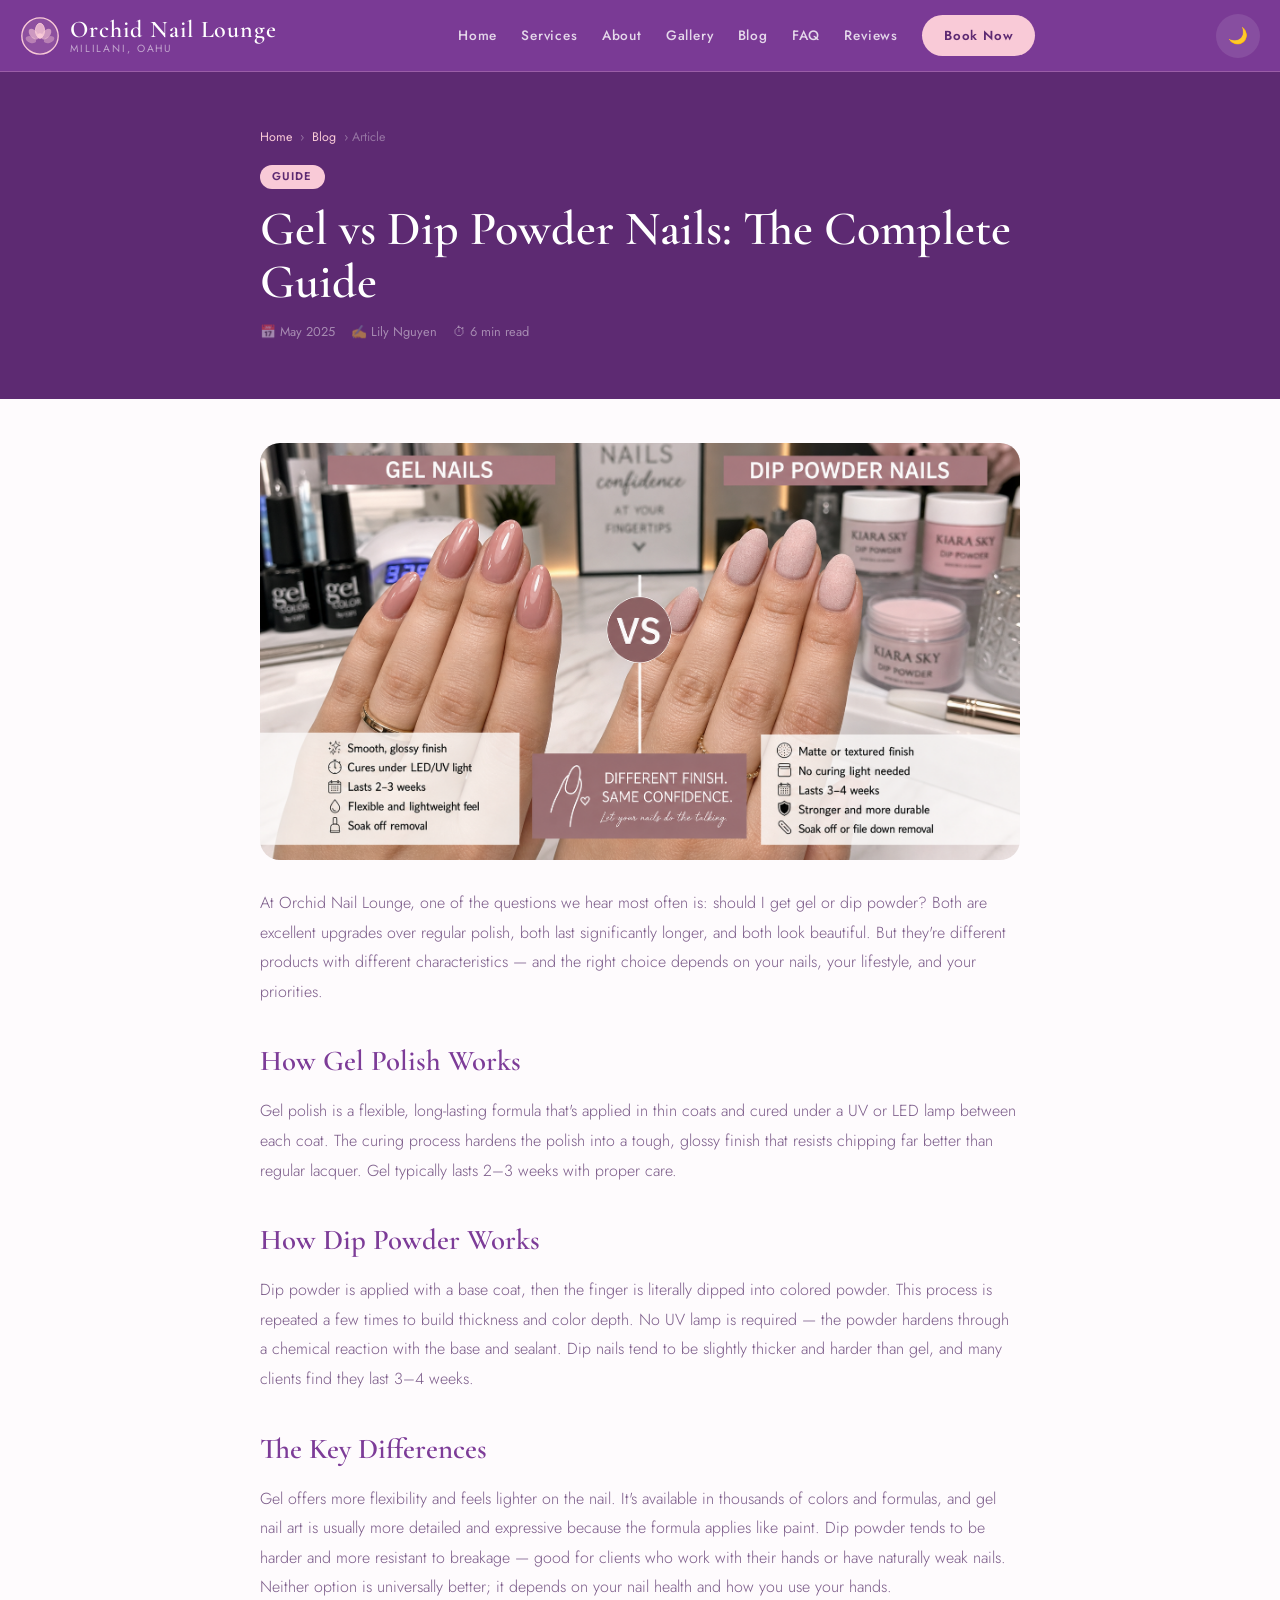
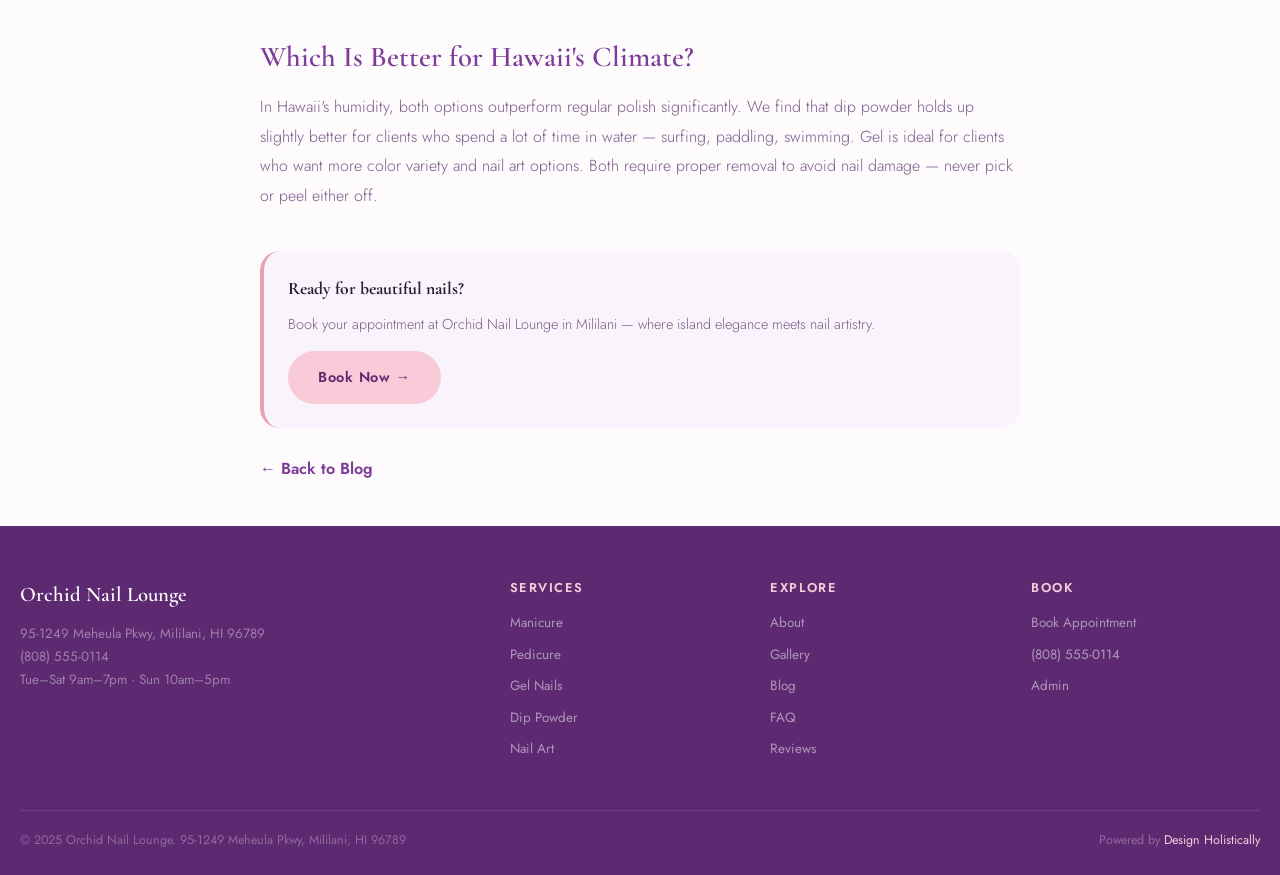
<file: blog-post-2.html>
<!DOCTYPE html>
<html lang="en" data-theme="light">
<head>
<meta charset="UTF-8"/><meta name="viewport" content="width=device-width,initial-scale=1.0"/>
<title>Gel vs Dip Powder Nails: The Complete Guide — Orchid Nail Lounge Blog</title>
<link rel="stylesheet" href="css/style.css"/>
  <link rel="icon" type="image/x-icon" href="images/favicon.ico">
  <link rel="icon" type="image/png" sizes="32x32" href="images/favicon-32x32.png">
  <link rel="icon" type="image/png" sizes="16x16" href="images/favicon-16x16.png">
  <link rel="apple-touch-icon" sizes="180x180" href="images/apple-touch-icon.png">
</head>
<body>
<header class="site-header">
  <div class="header-inner">
    <a href="index.html" class="logo-wrap">
      <svg viewBox="0 0 44 44" fill="none" width="40" height="40" aria-label="Orchid Nail Lounge logo" xmlns="http://www.w3.org/2000/svg">
  <circle cx="22" cy="22" r="20" fill="rgba(249,202,215,0.15)" stroke="#F9CAD7" stroke-width="1.5"/>
  <ellipse cx="22" cy="16" rx="5" ry="8" fill="#F9CAD7" opacity="0.8"/>
  <ellipse cx="22" cy="16" rx="5" ry="8" fill="none" stroke="#F9CAD7" stroke-width="1"/>
  <ellipse cx="15" cy="20" rx="4" ry="7" transform="rotate(-40 15 20)" fill="#F9CAD7" opacity="0.6"/>
  <ellipse cx="29" cy="20" rx="4" ry="7" transform="rotate(40 29 20)" fill="#F9CAD7" opacity="0.6"/>
  <ellipse cx="12" cy="26" rx="3.5" ry="6" transform="rotate(-70 12 26)" fill="#F9CAD7" opacity="0.4"/>
  <ellipse cx="32" cy="26" rx="3.5" ry="6" transform="rotate(70 32 26)" fill="#F9CAD7" opacity="0.4"/>
  <circle cx="22" cy="22" r="3" fill="#F9CAD7"/>
</svg>
      <div class="logo-text">Orchid Nail Lounge<span>Mililani, Oahu</span></div>
    </a>
    <nav class="nav-links">
      <a href="index.html">Home</a><a href="services.html">Services</a><a href="about.html">About</a><a href="gallery.html">Gallery</a><a href="blog.html">Blog</a><a href="faq.html">FAQ</a><a href="reviews.html">Reviews</a>
      <a href="booking.html" class="btn-nav">Book Now</a>
    </nav>
    <div class="header-actions">
      <button class="dark-toggle" id="darkToggle">🌙</button>
      <button class="hamburger" id="hamburger"><span></span><span></span><span></span></button>
    </div>
  </div>
</header>
<nav class="mobile-nav" id="mobileNav">
  <a href="index.html">Home</a><a href="services.html">Services</a><a href="about.html">About</a><a href="gallery.html">Gallery</a><a href="blog.html">Blog</a><a href="faq.html">FAQ</a><a href="reviews.html">Reviews</a><a href="booking.html">Book Now</a>
</nav>
<div class="post-hero"><div class="post-hero-inner">
  <div class="breadcrumb"><a href="index.html">Home</a> › <a href="blog.html">Blog</a> › Article</div>
  <span class="blog-tag" style="display:inline-block;margin-bottom:14px;">Guide</span>
  <h1>Gel vs Dip Powder Nails: The Complete Guide</h1>
  <div class="post-meta"><span>📅 May 2025</span><span>✍ Lily Nguyen</span><span>⏱ 6 min read</span></div>
</div></div>
<article><div class="post-content">
  <img src="images/blog-2.png" alt="Gel vs Dip Powder Nails: The Complete Guide" style="width:100%;border-radius:var(--radius-lg);margin-bottom:28px;" />
  <p>At Orchid Nail Lounge, one of the questions we hear most often is: should I get gel or dip powder? Both are excellent upgrades over regular polish, both last significantly longer, and both look beautiful. But they're different products with different characteristics — and the right choice depends on your nails, your lifestyle, and your priorities.</p><h2>How Gel Polish Works</h2><p>Gel polish is a flexible, long-lasting formula that's applied in thin coats and cured under a UV or LED lamp between each coat. The curing process hardens the polish into a tough, glossy finish that resists chipping far better than regular lacquer. Gel typically lasts 2–3 weeks with proper care.</p><h2>How Dip Powder Works</h2><p>Dip powder is applied with a base coat, then the finger is literally dipped into colored powder. This process is repeated a few times to build thickness and color depth. No UV lamp is required — the powder hardens through a chemical reaction with the base and sealant. Dip nails tend to be slightly thicker and harder than gel, and many clients find they last 3–4 weeks.</p><h2>The Key Differences</h2><p>Gel offers more flexibility and feels lighter on the nail. It's available in thousands of colors and formulas, and gel nail art is usually more detailed and expressive because the formula applies like paint. Dip powder tends to be harder and more resistant to breakage — good for clients who work with their hands or have naturally weak nails. Neither option is universally better; it depends on your nail health and how you use your hands.</p><h2>Which Is Better for Hawaii's Climate?</h2><p>In Hawaii's humidity, both options outperform regular polish significantly. We find that dip powder holds up slightly better for clients who spend a lot of time in water — surfing, paddling, swimming. Gel is ideal for clients who want more color variety and nail art options. Both require proper removal to avoid nail damage — never pick or peel either off.</p>
  <div style="margin-top:40px;padding:24px;background:var(--bg-secondary);border-radius:var(--radius-lg);border-left:4px solid var(--accent-dark);"><strong style="display:block;margin-bottom:8px;font-family:'Cormorant Garamond',serif;font-size:1.1rem;">Ready for beautiful nails?</strong><p style="color:var(--text-muted);font-size:0.9rem;margin-bottom:14px;font-weight:300;">Book your appointment at Orchid Nail Lounge in Mililani — where island elegance meets nail artistry.</p><a href="booking.html" class="btn-primary">Book Now →</a></div>
  <div style="margin-top:28px;"><a href="blog.html" style="color:var(--primary);font-weight:600;">← Back to Blog</a></div>
</div></article>
<footer class="site-footer">
  <div class="footer-inner">
    <div class="footer-grid">
      <div class="footer-brand">
        <div style="font-family:'Cormorant Garamond',serif;font-weight:600;font-size:1.3rem;color:#fff;">Orchid Nail Lounge</div>
        <p>95-1249 Meheula Pkwy, Mililani, HI 96789<br>(808) 555-0114<br>Tue–Sat 9am–7pm · Sun 10am–5pm</p>
      </div>
      <div class="footer-col"><h4>Services</h4><a href="services.html">Manicure</a><a href="services.html">Pedicure</a><a href="services.html">Gel Nails</a><a href="services.html">Dip Powder</a><a href="services.html">Nail Art</a></div>
      <div class="footer-col"><h4>Explore</h4><a href="about.html">About</a><a href="gallery.html">Gallery</a><a href="blog.html">Blog</a><a href="faq.html">FAQ</a><a href="reviews.html">Reviews</a></div>
      <div class="footer-col"><h4>Book</h4><a href="booking.html">Book Appointment</a><a href="tel:8085550114">(808) 555-0114</a><a href="admin.html">Admin</a></div>
    </div>
    <div class="footer-bottom">
      <span>© 2025 Orchid Nail Lounge. 95-1249 Meheula Pkwy, Mililani, HI 96789</span>
      <span>Powered by <a href="https://designholistically.com" target="_blank">Design Holistically</a></span>
    </div>
  </div>
</footer>
<button class="back-top" id="backTop">↑</button>
<script src="js/main.js"></script>
</body>
</html>
</file>
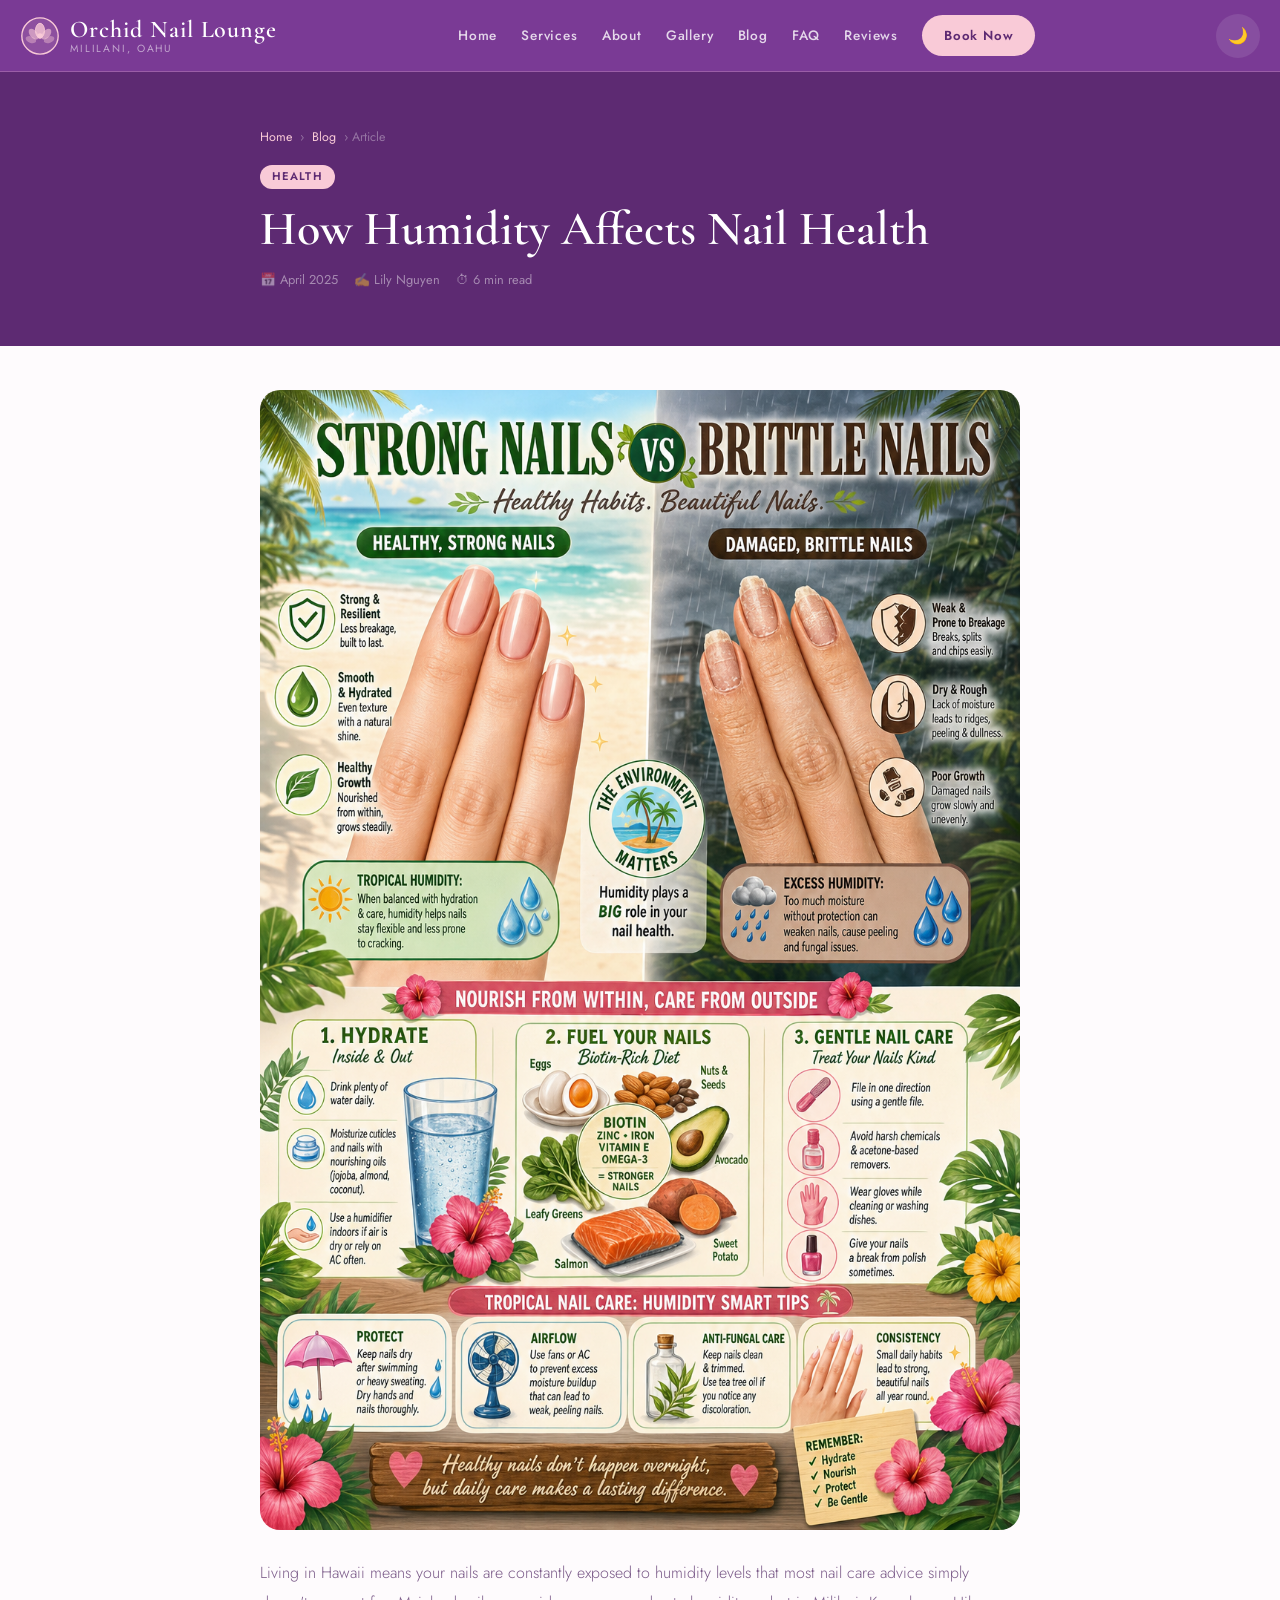
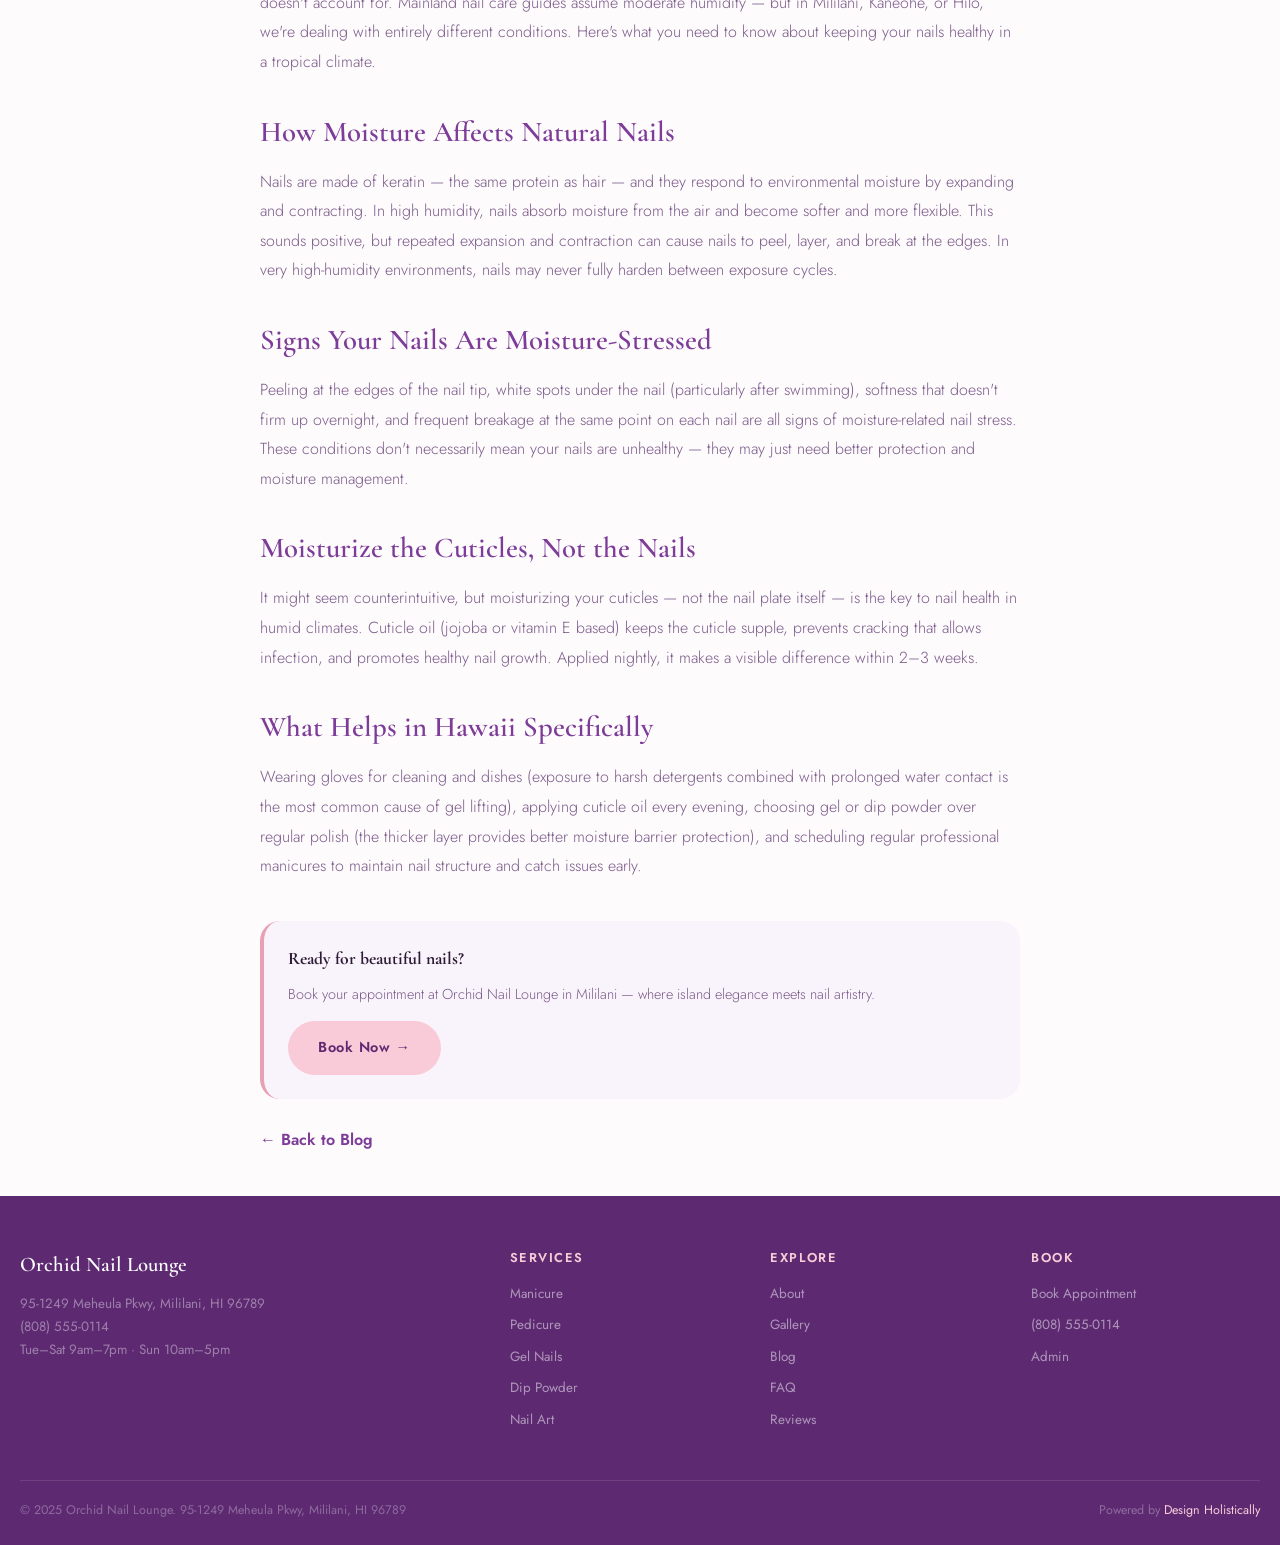
<file: blog-post-3.html>
<!DOCTYPE html>
<html lang="en" data-theme="light">
<head>
<meta charset="UTF-8"/><meta name="viewport" content="width=device-width,initial-scale=1.0"/>
<title>How Humidity Affects Nail Health — Orchid Nail Lounge Blog</title>
<link rel="stylesheet" href="css/style.css"/>
  <link rel="icon" type="image/x-icon" href="images/favicon.ico">
  <link rel="icon" type="image/png" sizes="32x32" href="images/favicon-32x32.png">
  <link rel="icon" type="image/png" sizes="16x16" href="images/favicon-16x16.png">
  <link rel="apple-touch-icon" sizes="180x180" href="images/apple-touch-icon.png">
</head>
<body>
<header class="site-header">
  <div class="header-inner">
    <a href="index.html" class="logo-wrap">
      <svg viewBox="0 0 44 44" fill="none" width="40" height="40" aria-label="Orchid Nail Lounge logo" xmlns="http://www.w3.org/2000/svg">
  <circle cx="22" cy="22" r="20" fill="rgba(249,202,215,0.15)" stroke="#F9CAD7" stroke-width="1.5"/>
  <ellipse cx="22" cy="16" rx="5" ry="8" fill="#F9CAD7" opacity="0.8"/>
  <ellipse cx="22" cy="16" rx="5" ry="8" fill="none" stroke="#F9CAD7" stroke-width="1"/>
  <ellipse cx="15" cy="20" rx="4" ry="7" transform="rotate(-40 15 20)" fill="#F9CAD7" opacity="0.6"/>
  <ellipse cx="29" cy="20" rx="4" ry="7" transform="rotate(40 29 20)" fill="#F9CAD7" opacity="0.6"/>
  <ellipse cx="12" cy="26" rx="3.5" ry="6" transform="rotate(-70 12 26)" fill="#F9CAD7" opacity="0.4"/>
  <ellipse cx="32" cy="26" rx="3.5" ry="6" transform="rotate(70 32 26)" fill="#F9CAD7" opacity="0.4"/>
  <circle cx="22" cy="22" r="3" fill="#F9CAD7"/>
</svg>
      <div class="logo-text">Orchid Nail Lounge<span>Mililani, Oahu</span></div>
    </a>
    <nav class="nav-links">
      <a href="index.html">Home</a><a href="services.html">Services</a><a href="about.html">About</a><a href="gallery.html">Gallery</a><a href="blog.html">Blog</a><a href="faq.html">FAQ</a><a href="reviews.html">Reviews</a>
      <a href="booking.html" class="btn-nav">Book Now</a>
    </nav>
    <div class="header-actions">
      <button class="dark-toggle" id="darkToggle">🌙</button>
      <button class="hamburger" id="hamburger"><span></span><span></span><span></span></button>
    </div>
  </div>
</header>
<nav class="mobile-nav" id="mobileNav">
  <a href="index.html">Home</a><a href="services.html">Services</a><a href="about.html">About</a><a href="gallery.html">Gallery</a><a href="blog.html">Blog</a><a href="faq.html">FAQ</a><a href="reviews.html">Reviews</a><a href="booking.html">Book Now</a>
</nav>
<div class="post-hero"><div class="post-hero-inner">
  <div class="breadcrumb"><a href="index.html">Home</a> › <a href="blog.html">Blog</a> › Article</div>
  <span class="blog-tag" style="display:inline-block;margin-bottom:14px;">Health</span>
  <h1>How Humidity Affects Nail Health</h1>
  <div class="post-meta"><span>📅 April 2025</span><span>✍ Lily Nguyen</span><span>⏱ 6 min read</span></div>
</div></div>
<article><div class="post-content">
  <img src="images/blog-3.png" alt="How Humidity Affects Nail Health" style="width:100%;border-radius:var(--radius-lg);margin-bottom:28px;" />
  <p>Living in Hawaii means your nails are constantly exposed to humidity levels that most nail care advice simply doesn't account for. Mainland nail care guides assume moderate humidity — but in Mililani, Kaneohe, or Hilo, we're dealing with entirely different conditions. Here's what you need to know about keeping your nails healthy in a tropical climate.</p><h2>How Moisture Affects Natural Nails</h2><p>Nails are made of keratin — the same protein as hair — and they respond to environmental moisture by expanding and contracting. In high humidity, nails absorb moisture from the air and become softer and more flexible. This sounds positive, but repeated expansion and contraction can cause nails to peel, layer, and break at the edges. In very high-humidity environments, nails may never fully harden between exposure cycles.</p><h2>Signs Your Nails Are Moisture-Stressed</h2><p>Peeling at the edges of the nail tip, white spots under the nail (particularly after swimming), softness that doesn't firm up overnight, and frequent breakage at the same point on each nail are all signs of moisture-related nail stress. These conditions don't necessarily mean your nails are unhealthy — they may just need better protection and moisture management.</p><h2>Moisturize the Cuticles, Not the Nails</h2><p>It might seem counterintuitive, but moisturizing your cuticles — not the nail plate itself — is the key to nail health in humid climates. Cuticle oil (jojoba or vitamin E based) keeps the cuticle supple, prevents cracking that allows infection, and promotes healthy nail growth. Applied nightly, it makes a visible difference within 2–3 weeks.</p><h2>What Helps in Hawaii Specifically</h2><p>Wearing gloves for cleaning and dishes (exposure to harsh detergents combined with prolonged water contact is the most common cause of gel lifting), applying cuticle oil every evening, choosing gel or dip powder over regular polish (the thicker layer provides better moisture barrier protection), and scheduling regular professional manicures to maintain nail structure and catch issues early.</p>
  <div style="margin-top:40px;padding:24px;background:var(--bg-secondary);border-radius:var(--radius-lg);border-left:4px solid var(--accent-dark);"><strong style="display:block;margin-bottom:8px;font-family:'Cormorant Garamond',serif;font-size:1.1rem;">Ready for beautiful nails?</strong><p style="color:var(--text-muted);font-size:0.9rem;margin-bottom:14px;font-weight:300;">Book your appointment at Orchid Nail Lounge in Mililani — where island elegance meets nail artistry.</p><a href="booking.html" class="btn-primary">Book Now →</a></div>
  <div style="margin-top:28px;"><a href="blog.html" style="color:var(--primary);font-weight:600;">← Back to Blog</a></div>
</div></article>
<footer class="site-footer">
  <div class="footer-inner">
    <div class="footer-grid">
      <div class="footer-brand">
        <div style="font-family:'Cormorant Garamond',serif;font-weight:600;font-size:1.3rem;color:#fff;">Orchid Nail Lounge</div>
        <p>95-1249 Meheula Pkwy, Mililani, HI 96789<br>(808) 555-0114<br>Tue–Sat 9am–7pm · Sun 10am–5pm</p>
      </div>
      <div class="footer-col"><h4>Services</h4><a href="services.html">Manicure</a><a href="services.html">Pedicure</a><a href="services.html">Gel Nails</a><a href="services.html">Dip Powder</a><a href="services.html">Nail Art</a></div>
      <div class="footer-col"><h4>Explore</h4><a href="about.html">About</a><a href="gallery.html">Gallery</a><a href="blog.html">Blog</a><a href="faq.html">FAQ</a><a href="reviews.html">Reviews</a></div>
      <div class="footer-col"><h4>Book</h4><a href="booking.html">Book Appointment</a><a href="tel:8085550114">(808) 555-0114</a><a href="admin.html">Admin</a></div>
    </div>
    <div class="footer-bottom">
      <span>© 2025 Orchid Nail Lounge. 95-1249 Meheula Pkwy, Mililani, HI 96789</span>
      <span>Powered by <a href="https://designholistically.com" target="_blank">Design Holistically</a></span>
    </div>
  </div>
</footer>
<button class="back-top" id="backTop">↑</button>
<script src="js/main.js"></script>
</body>
</html>
</file>
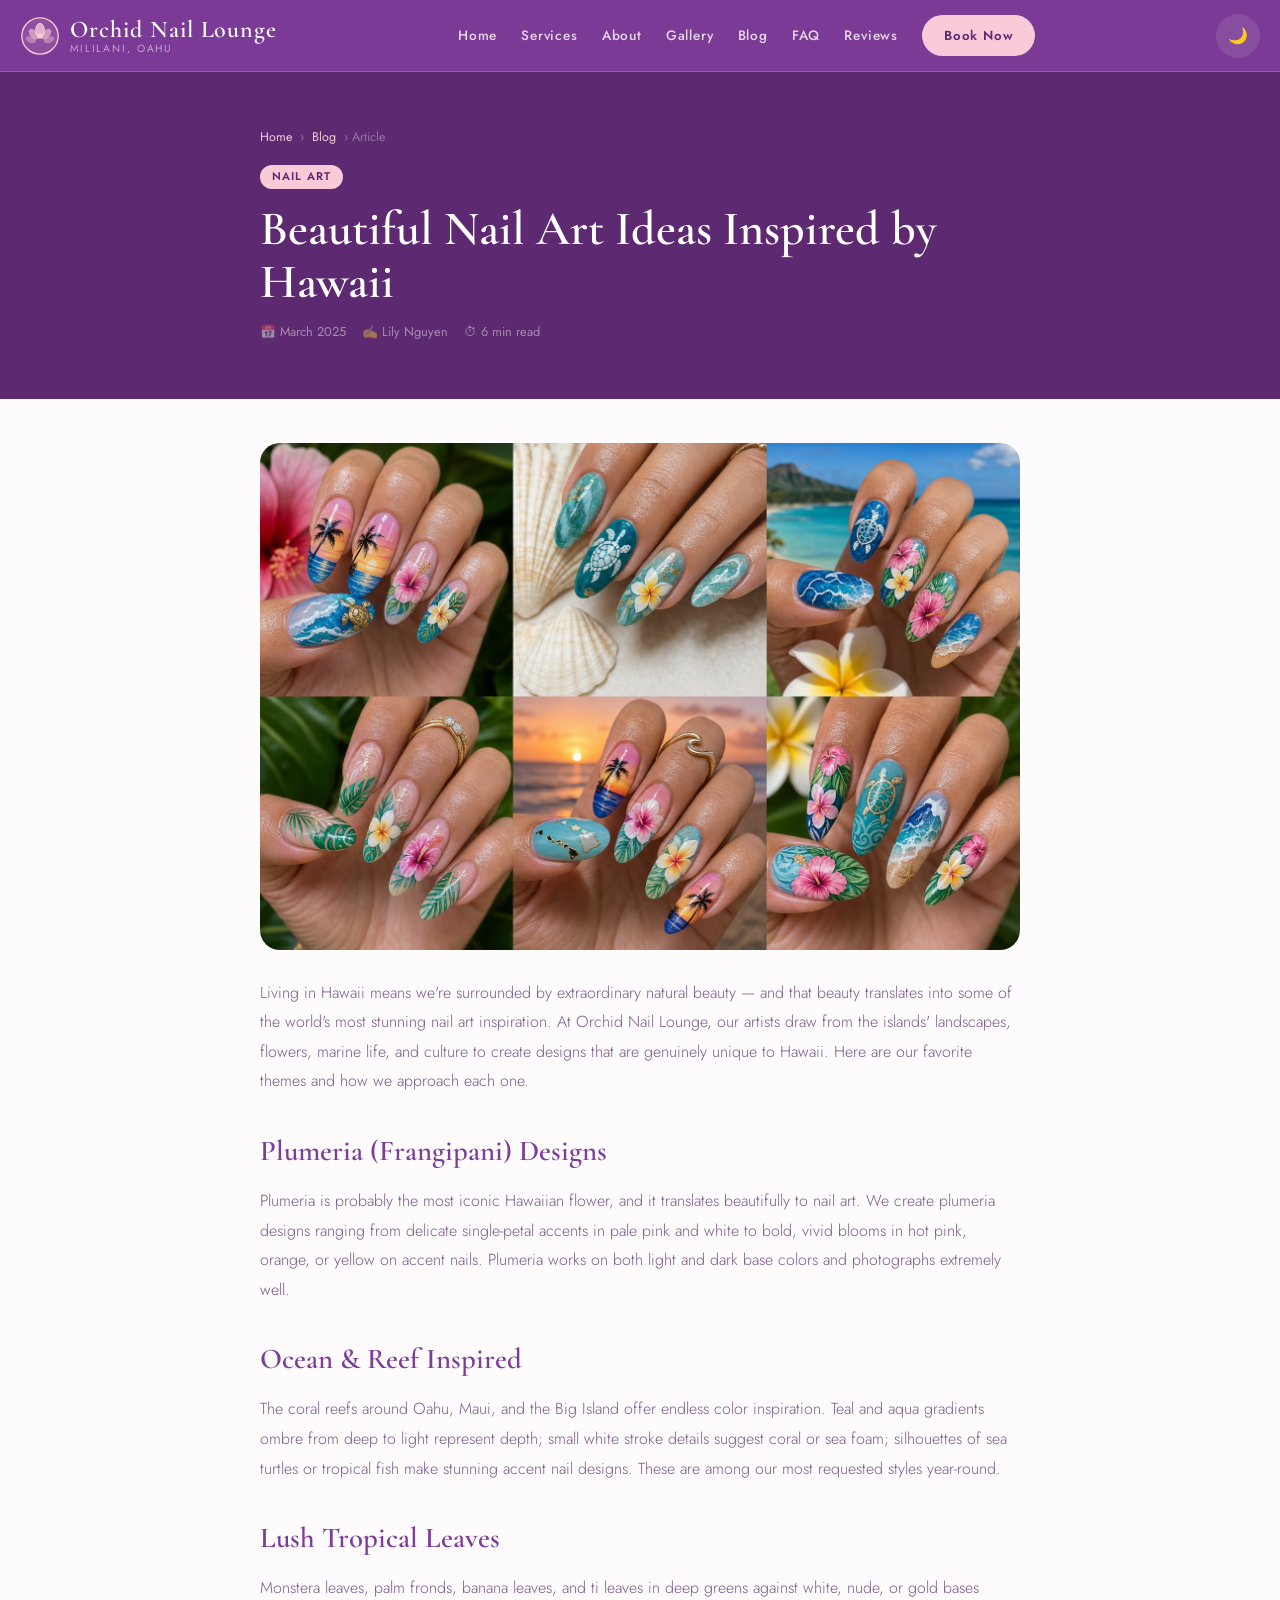
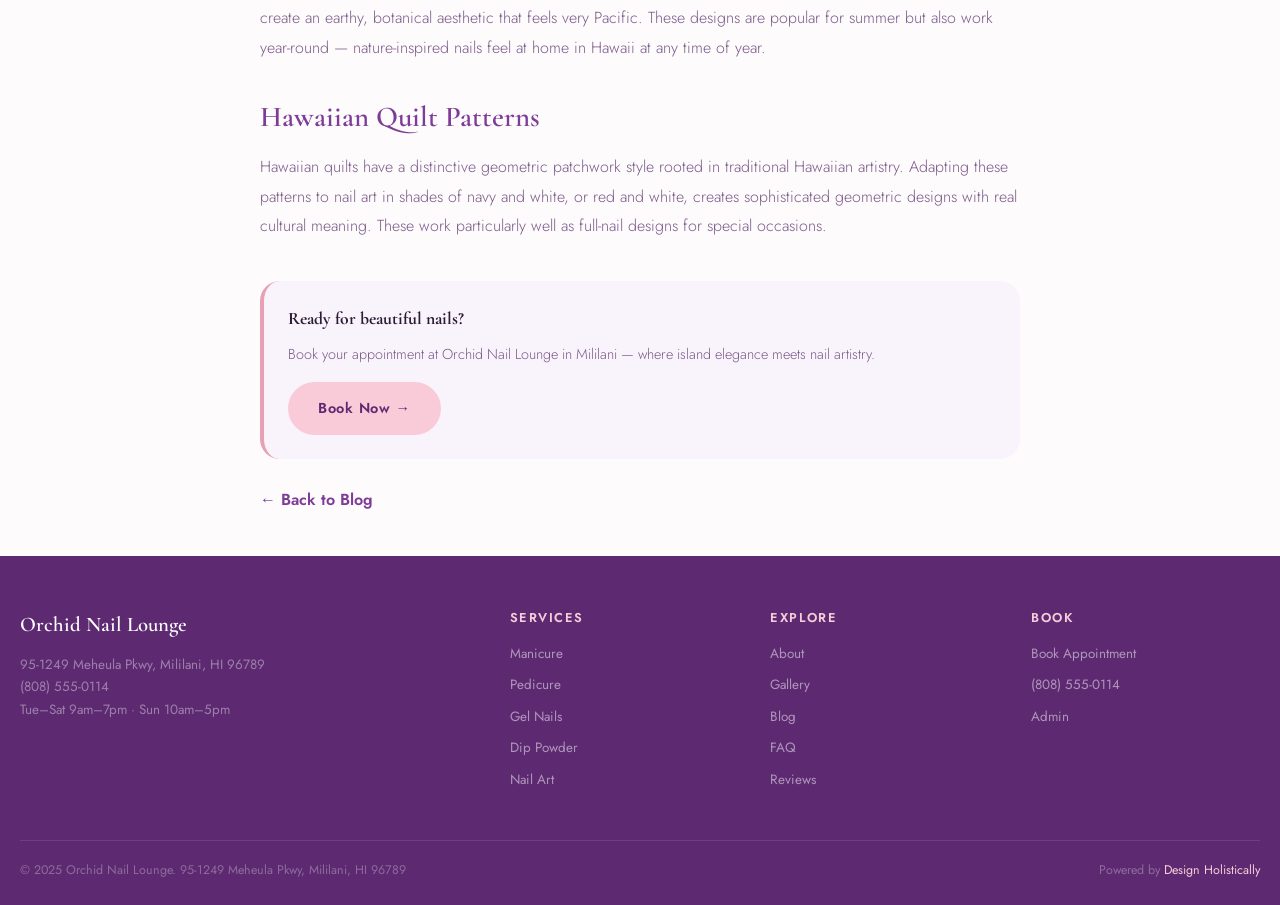
<file: blog-post-4.html>
<!DOCTYPE html>
<html lang="en" data-theme="light">
<head>
<meta charset="UTF-8"/><meta name="viewport" content="width=device-width,initial-scale=1.0"/>
<title>Beautiful Nail Art Ideas Inspired by Hawaii — Orchid Nail Lounge Blog</title>
<link rel="stylesheet" href="css/style.css"/>
  <link rel="icon" type="image/x-icon" href="images/favicon.ico">
  <link rel="icon" type="image/png" sizes="32x32" href="images/favicon-32x32.png">
  <link rel="icon" type="image/png" sizes="16x16" href="images/favicon-16x16.png">
  <link rel="apple-touch-icon" sizes="180x180" href="images/apple-touch-icon.png">
</head>
<body>
<header class="site-header">
  <div class="header-inner">
    <a href="index.html" class="logo-wrap">
      <svg viewBox="0 0 44 44" fill="none" width="40" height="40" aria-label="Orchid Nail Lounge logo" xmlns="http://www.w3.org/2000/svg">
  <circle cx="22" cy="22" r="20" fill="rgba(249,202,215,0.15)" stroke="#F9CAD7" stroke-width="1.5"/>
  <ellipse cx="22" cy="16" rx="5" ry="8" fill="#F9CAD7" opacity="0.8"/>
  <ellipse cx="22" cy="16" rx="5" ry="8" fill="none" stroke="#F9CAD7" stroke-width="1"/>
  <ellipse cx="15" cy="20" rx="4" ry="7" transform="rotate(-40 15 20)" fill="#F9CAD7" opacity="0.6"/>
  <ellipse cx="29" cy="20" rx="4" ry="7" transform="rotate(40 29 20)" fill="#F9CAD7" opacity="0.6"/>
  <ellipse cx="12" cy="26" rx="3.5" ry="6" transform="rotate(-70 12 26)" fill="#F9CAD7" opacity="0.4"/>
  <ellipse cx="32" cy="26" rx="3.5" ry="6" transform="rotate(70 32 26)" fill="#F9CAD7" opacity="0.4"/>
  <circle cx="22" cy="22" r="3" fill="#F9CAD7"/>
</svg>
      <div class="logo-text">Orchid Nail Lounge<span>Mililani, Oahu</span></div>
    </a>
    <nav class="nav-links">
      <a href="index.html">Home</a><a href="services.html">Services</a><a href="about.html">About</a><a href="gallery.html">Gallery</a><a href="blog.html">Blog</a><a href="faq.html">FAQ</a><a href="reviews.html">Reviews</a>
      <a href="booking.html" class="btn-nav">Book Now</a>
    </nav>
    <div class="header-actions">
      <button class="dark-toggle" id="darkToggle">🌙</button>
      <button class="hamburger" id="hamburger"><span></span><span></span><span></span></button>
    </div>
  </div>
</header>
<nav class="mobile-nav" id="mobileNav">
  <a href="index.html">Home</a><a href="services.html">Services</a><a href="about.html">About</a><a href="gallery.html">Gallery</a><a href="blog.html">Blog</a><a href="faq.html">FAQ</a><a href="reviews.html">Reviews</a><a href="booking.html">Book Now</a>
</nav>
<div class="post-hero"><div class="post-hero-inner">
  <div class="breadcrumb"><a href="index.html">Home</a> › <a href="blog.html">Blog</a> › Article</div>
  <span class="blog-tag" style="display:inline-block;margin-bottom:14px;">Nail Art</span>
  <h1>Beautiful Nail Art Ideas Inspired by Hawaii</h1>
  <div class="post-meta"><span>📅 March 2025</span><span>✍ Lily Nguyen</span><span>⏱ 6 min read</span></div>
</div></div>
<article><div class="post-content">
  <img src="images/blog-4.png" alt="Beautiful Nail Art Ideas Inspired by Hawaii" style="width:100%;border-radius:var(--radius-lg);margin-bottom:28px;" />
  <p>Living in Hawaii means we're surrounded by extraordinary natural beauty — and that beauty translates into some of the world's most stunning nail art inspiration. At Orchid Nail Lounge, our artists draw from the islands' landscapes, flowers, marine life, and culture to create designs that are genuinely unique to Hawaii. Here are our favorite themes and how we approach each one.</p><h2>Plumeria (Frangipani) Designs</h2><p>Plumeria is probably the most iconic Hawaiian flower, and it translates beautifully to nail art. We create plumeria designs ranging from delicate single-petal accents in pale pink and white to bold, vivid blooms in hot pink, orange, or yellow on accent nails. Plumeria works on both light and dark base colors and photographs extremely well.</p><h2>Ocean & Reef Inspired</h2><p>The coral reefs around Oahu, Maui, and the Big Island offer endless color inspiration. Teal and aqua gradients ombre from deep to light represent depth; small white stroke details suggest coral or sea foam; silhouettes of sea turtles or tropical fish make stunning accent nail designs. These are among our most requested styles year-round.</p><h2>Lush Tropical Leaves</h2><p>Monstera leaves, palm fronds, banana leaves, and ti leaves in deep greens against white, nude, or gold bases create an earthy, botanical aesthetic that feels very Pacific. These designs are popular for summer but also work year-round — nature-inspired nails feel at home in Hawaii at any time of year.</p><h2>Hawaiian Quilt Patterns</h2><p>Hawaiian quilts have a distinctive geometric patchwork style rooted in traditional Hawaiian artistry. Adapting these patterns to nail art in shades of navy and white, or red and white, creates sophisticated geometric designs with real cultural meaning. These work particularly well as full-nail designs for special occasions.</p>
  <div style="margin-top:40px;padding:24px;background:var(--bg-secondary);border-radius:var(--radius-lg);border-left:4px solid var(--accent-dark);"><strong style="display:block;margin-bottom:8px;font-family:'Cormorant Garamond',serif;font-size:1.1rem;">Ready for beautiful nails?</strong><p style="color:var(--text-muted);font-size:0.9rem;margin-bottom:14px;font-weight:300;">Book your appointment at Orchid Nail Lounge in Mililani — where island elegance meets nail artistry.</p><a href="booking.html" class="btn-primary">Book Now →</a></div>
  <div style="margin-top:28px;"><a href="blog.html" style="color:var(--primary);font-weight:600;">← Back to Blog</a></div>
</div></article>
<footer class="site-footer">
  <div class="footer-inner">
    <div class="footer-grid">
      <div class="footer-brand">
        <div style="font-family:'Cormorant Garamond',serif;font-weight:600;font-size:1.3rem;color:#fff;">Orchid Nail Lounge</div>
        <p>95-1249 Meheula Pkwy, Mililani, HI 96789<br>(808) 555-0114<br>Tue–Sat 9am–7pm · Sun 10am–5pm</p>
      </div>
      <div class="footer-col"><h4>Services</h4><a href="services.html">Manicure</a><a href="services.html">Pedicure</a><a href="services.html">Gel Nails</a><a href="services.html">Dip Powder</a><a href="services.html">Nail Art</a></div>
      <div class="footer-col"><h4>Explore</h4><a href="about.html">About</a><a href="gallery.html">Gallery</a><a href="blog.html">Blog</a><a href="faq.html">FAQ</a><a href="reviews.html">Reviews</a></div>
      <div class="footer-col"><h4>Book</h4><a href="booking.html">Book Appointment</a><a href="tel:8085550114">(808) 555-0114</a><a href="admin.html">Admin</a></div>
    </div>
    <div class="footer-bottom">
      <span>© 2025 Orchid Nail Lounge. 95-1249 Meheula Pkwy, Mililani, HI 96789</span>
      <span>Powered by <a href="https://designholistically.com" target="_blank">Design Holistically</a></span>
    </div>
  </div>
</footer>
<button class="back-top" id="backTop">↑</button>
<script src="js/main.js"></script>
</body>
</html>
</file>
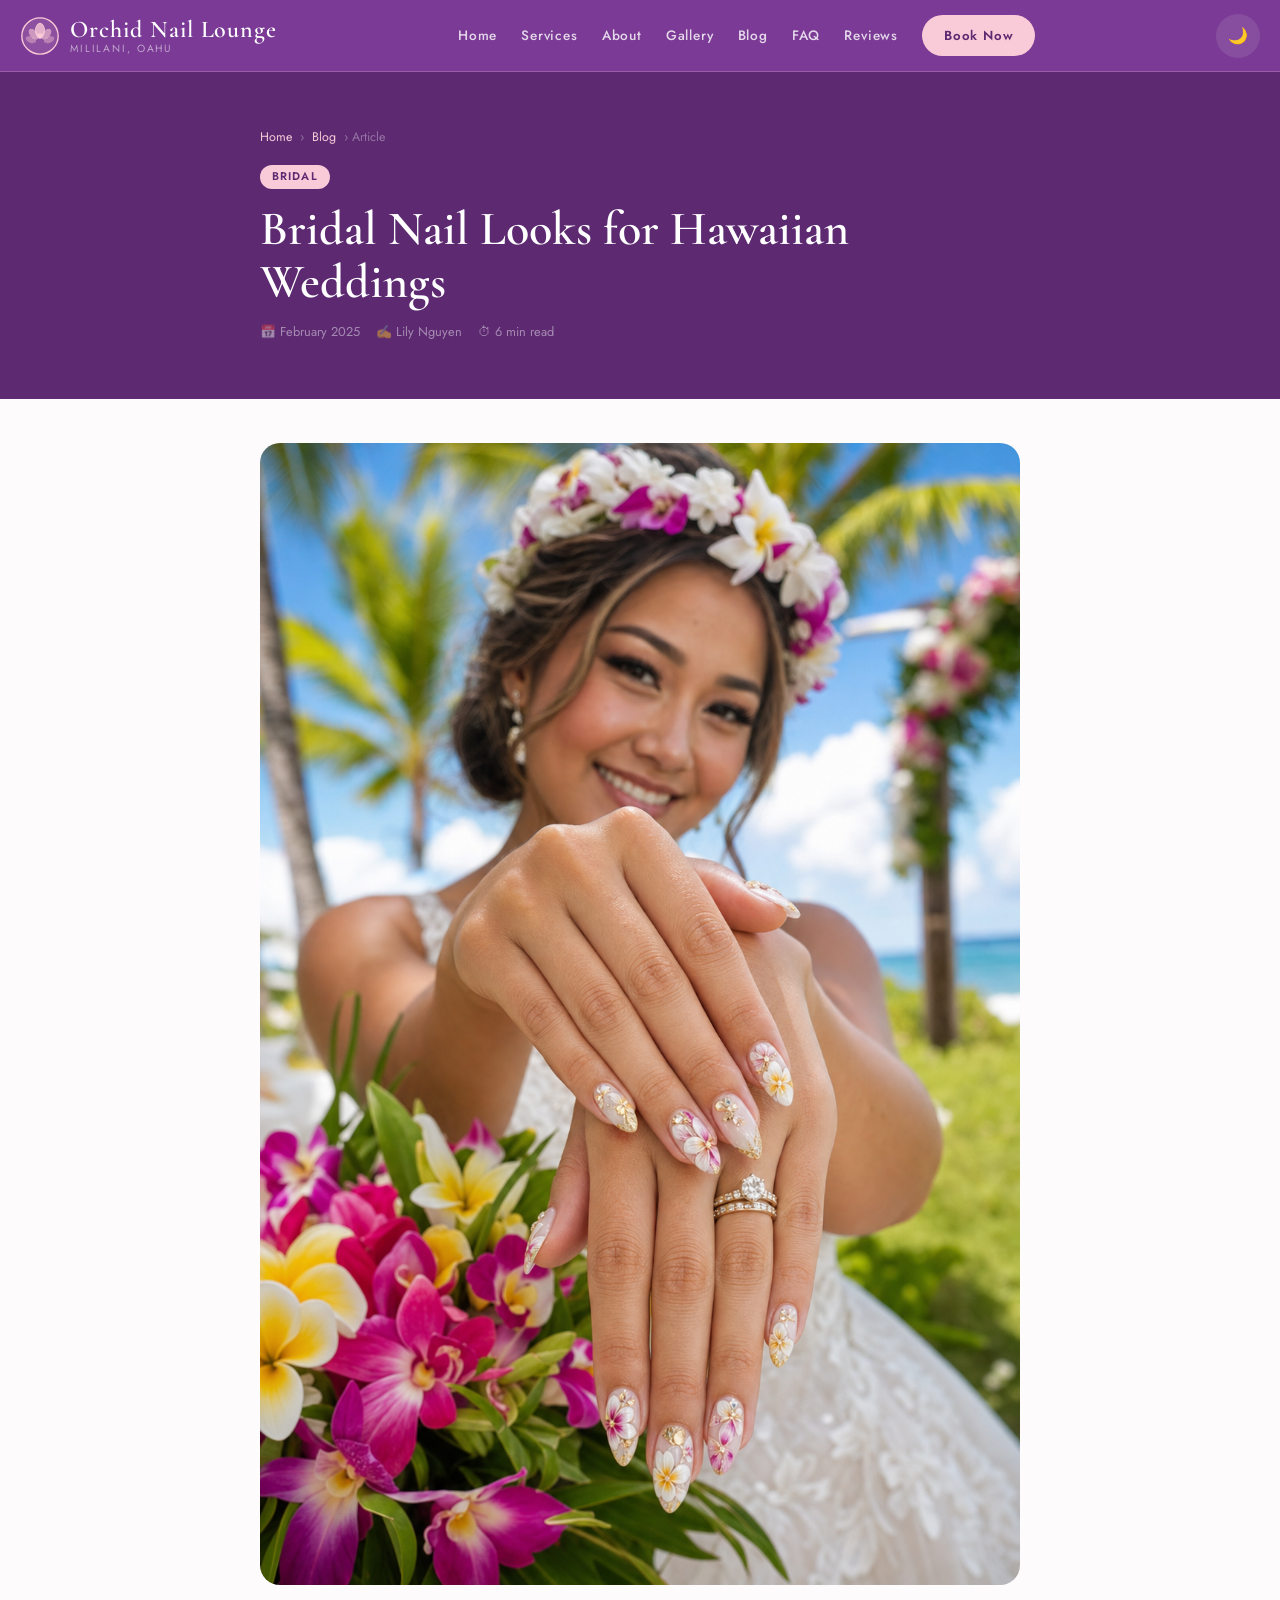
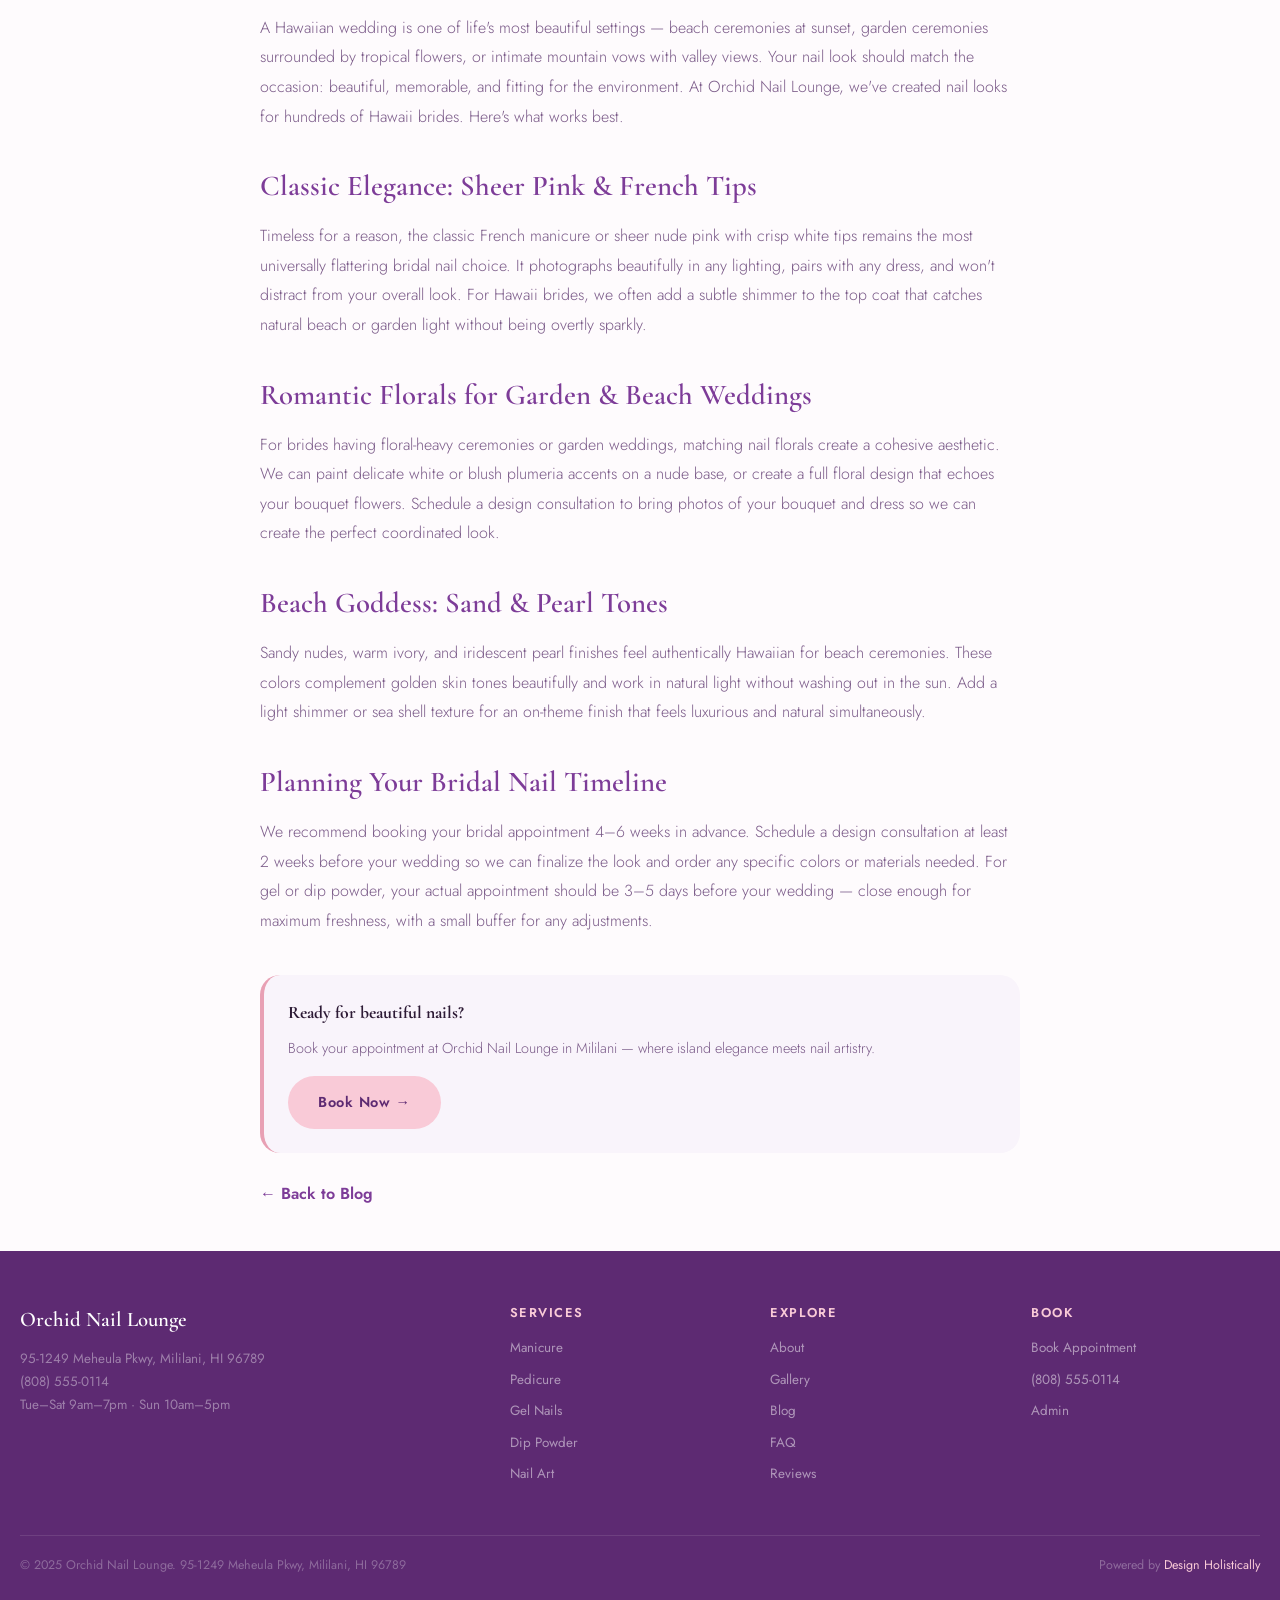
<file: blog-post-5.html>
<!DOCTYPE html>
<html lang="en" data-theme="light">
<head>
<meta charset="UTF-8"/><meta name="viewport" content="width=device-width,initial-scale=1.0"/>
<title>Bridal Nail Looks for Hawaiian Weddings — Orchid Nail Lounge Blog</title>
<link rel="stylesheet" href="css/style.css"/>
  <link rel="icon" type="image/x-icon" href="images/favicon.ico">
  <link rel="icon" type="image/png" sizes="32x32" href="images/favicon-32x32.png">
  <link rel="icon" type="image/png" sizes="16x16" href="images/favicon-16x16.png">
  <link rel="apple-touch-icon" sizes="180x180" href="images/apple-touch-icon.png">
</head>
<body>
<header class="site-header">
  <div class="header-inner">
    <a href="index.html" class="logo-wrap">
      <svg viewBox="0 0 44 44" fill="none" width="40" height="40" aria-label="Orchid Nail Lounge logo" xmlns="http://www.w3.org/2000/svg">
  <circle cx="22" cy="22" r="20" fill="rgba(249,202,215,0.15)" stroke="#F9CAD7" stroke-width="1.5"/>
  <ellipse cx="22" cy="16" rx="5" ry="8" fill="#F9CAD7" opacity="0.8"/>
  <ellipse cx="22" cy="16" rx="5" ry="8" fill="none" stroke="#F9CAD7" stroke-width="1"/>
  <ellipse cx="15" cy="20" rx="4" ry="7" transform="rotate(-40 15 20)" fill="#F9CAD7" opacity="0.6"/>
  <ellipse cx="29" cy="20" rx="4" ry="7" transform="rotate(40 29 20)" fill="#F9CAD7" opacity="0.6"/>
  <ellipse cx="12" cy="26" rx="3.5" ry="6" transform="rotate(-70 12 26)" fill="#F9CAD7" opacity="0.4"/>
  <ellipse cx="32" cy="26" rx="3.5" ry="6" transform="rotate(70 32 26)" fill="#F9CAD7" opacity="0.4"/>
  <circle cx="22" cy="22" r="3" fill="#F9CAD7"/>
</svg>
      <div class="logo-text">Orchid Nail Lounge<span>Mililani, Oahu</span></div>
    </a>
    <nav class="nav-links">
      <a href="index.html">Home</a><a href="services.html">Services</a><a href="about.html">About</a><a href="gallery.html">Gallery</a><a href="blog.html">Blog</a><a href="faq.html">FAQ</a><a href="reviews.html">Reviews</a>
      <a href="booking.html" class="btn-nav">Book Now</a>
    </nav>
    <div class="header-actions">
      <button class="dark-toggle" id="darkToggle">🌙</button>
      <button class="hamburger" id="hamburger"><span></span><span></span><span></span></button>
    </div>
  </div>
</header>
<nav class="mobile-nav" id="mobileNav">
  <a href="index.html">Home</a><a href="services.html">Services</a><a href="about.html">About</a><a href="gallery.html">Gallery</a><a href="blog.html">Blog</a><a href="faq.html">FAQ</a><a href="reviews.html">Reviews</a><a href="booking.html">Book Now</a>
</nav>
<div class="post-hero"><div class="post-hero-inner">
  <div class="breadcrumb"><a href="index.html">Home</a> › <a href="blog.html">Blog</a> › Article</div>
  <span class="blog-tag" style="display:inline-block;margin-bottom:14px;">Bridal</span>
  <h1>Bridal Nail Looks for Hawaiian Weddings</h1>
  <div class="post-meta"><span>📅 February 2025</span><span>✍ Lily Nguyen</span><span>⏱ 6 min read</span></div>
</div></div>
<article><div class="post-content">
  <img src="images/blog-5.png" alt="Bridal Nail Looks for Hawaiian Weddings" style="width:100%;border-radius:var(--radius-lg);margin-bottom:28px;" />
  <p>A Hawaiian wedding is one of life's most beautiful settings — beach ceremonies at sunset, garden ceremonies surrounded by tropical flowers, or intimate mountain vows with valley views. Your nail look should match the occasion: beautiful, memorable, and fitting for the environment. At Orchid Nail Lounge, we've created nail looks for hundreds of Hawaii brides. Here's what works best.</p><h2>Classic Elegance: Sheer Pink & French Tips</h2><p>Timeless for a reason, the classic French manicure or sheer nude pink with crisp white tips remains the most universally flattering bridal nail choice. It photographs beautifully in any lighting, pairs with any dress, and won't distract from your overall look. For Hawaii brides, we often add a subtle shimmer to the top coat that catches natural beach or garden light without being overtly sparkly.</p><h2>Romantic Florals for Garden & Beach Weddings</h2><p>For brides having floral-heavy ceremonies or garden weddings, matching nail florals create a cohesive aesthetic. We can paint delicate white or blush plumeria accents on a nude base, or create a full floral design that echoes your bouquet flowers. Schedule a design consultation to bring photos of your bouquet and dress so we can create the perfect coordinated look.</p><h2>Beach Goddess: Sand & Pearl Tones</h2><p>Sandy nudes, warm ivory, and iridescent pearl finishes feel authentically Hawaiian for beach ceremonies. These colors complement golden skin tones beautifully and work in natural light without washing out in the sun. Add a light shimmer or sea shell texture for an on-theme finish that feels luxurious and natural simultaneously.</p><h2>Planning Your Bridal Nail Timeline</h2><p>We recommend booking your bridal appointment 4–6 weeks in advance. Schedule a design consultation at least 2 weeks before your wedding so we can finalize the look and order any specific colors or materials needed. For gel or dip powder, your actual appointment should be 3–5 days before your wedding — close enough for maximum freshness, with a small buffer for any adjustments.</p>
  <div style="margin-top:40px;padding:24px;background:var(--bg-secondary);border-radius:var(--radius-lg);border-left:4px solid var(--accent-dark);"><strong style="display:block;margin-bottom:8px;font-family:'Cormorant Garamond',serif;font-size:1.1rem;">Ready for beautiful nails?</strong><p style="color:var(--text-muted);font-size:0.9rem;margin-bottom:14px;font-weight:300;">Book your appointment at Orchid Nail Lounge in Mililani — where island elegance meets nail artistry.</p><a href="booking.html" class="btn-primary">Book Now →</a></div>
  <div style="margin-top:28px;"><a href="blog.html" style="color:var(--primary);font-weight:600;">← Back to Blog</a></div>
</div></article>
<footer class="site-footer">
  <div class="footer-inner">
    <div class="footer-grid">
      <div class="footer-brand">
        <div style="font-family:'Cormorant Garamond',serif;font-weight:600;font-size:1.3rem;color:#fff;">Orchid Nail Lounge</div>
        <p>95-1249 Meheula Pkwy, Mililani, HI 96789<br>(808) 555-0114<br>Tue–Sat 9am–7pm · Sun 10am–5pm</p>
      </div>
      <div class="footer-col"><h4>Services</h4><a href="services.html">Manicure</a><a href="services.html">Pedicure</a><a href="services.html">Gel Nails</a><a href="services.html">Dip Powder</a><a href="services.html">Nail Art</a></div>
      <div class="footer-col"><h4>Explore</h4><a href="about.html">About</a><a href="gallery.html">Gallery</a><a href="blog.html">Blog</a><a href="faq.html">FAQ</a><a href="reviews.html">Reviews</a></div>
      <div class="footer-col"><h4>Book</h4><a href="booking.html">Book Appointment</a><a href="tel:8085550114">(808) 555-0114</a><a href="admin.html">Admin</a></div>
    </div>
    <div class="footer-bottom">
      <span>© 2025 Orchid Nail Lounge. 95-1249 Meheula Pkwy, Mililani, HI 96789</span>
      <span>Powered by <a href="https://designholistically.com" target="_blank">Design Holistically</a></span>
    </div>
  </div>
</footer>
<button class="back-top" id="backTop">↑</button>
<script src="js/main.js"></script>
</body>
</html>
</file>
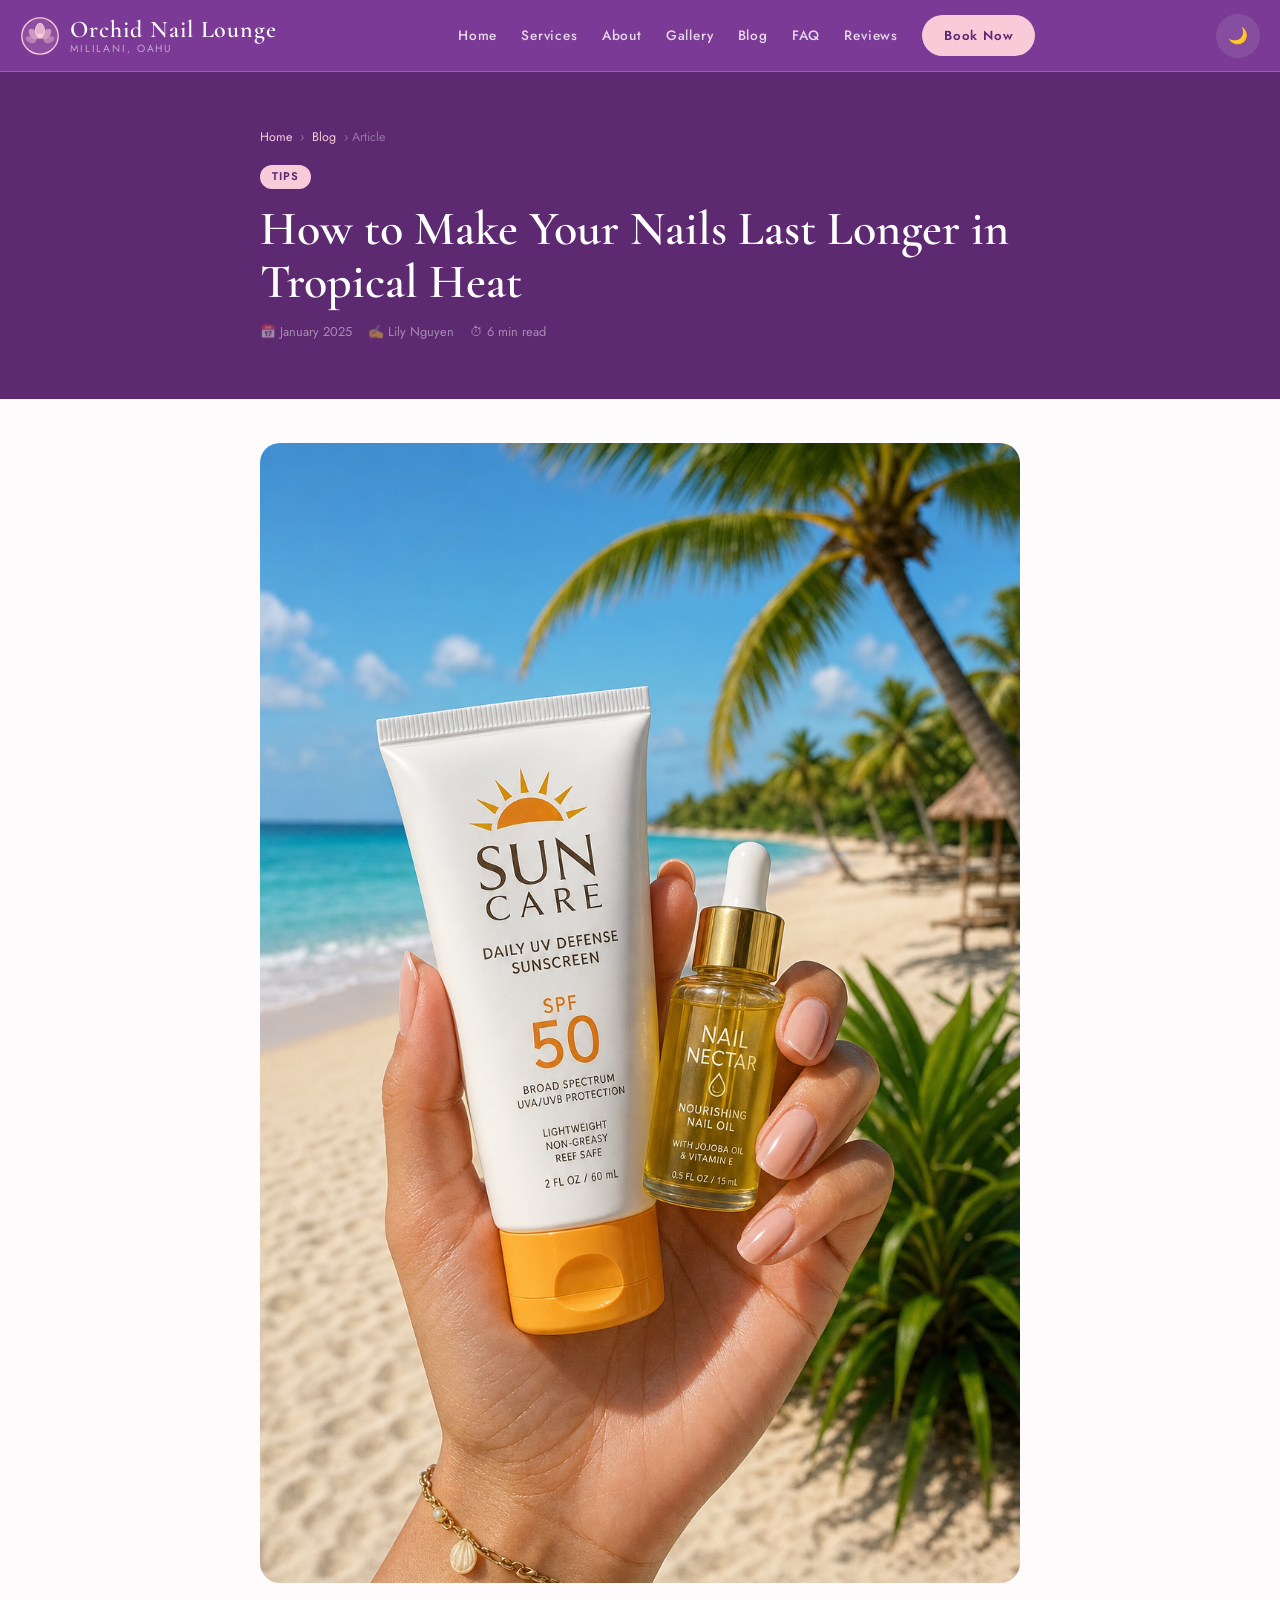
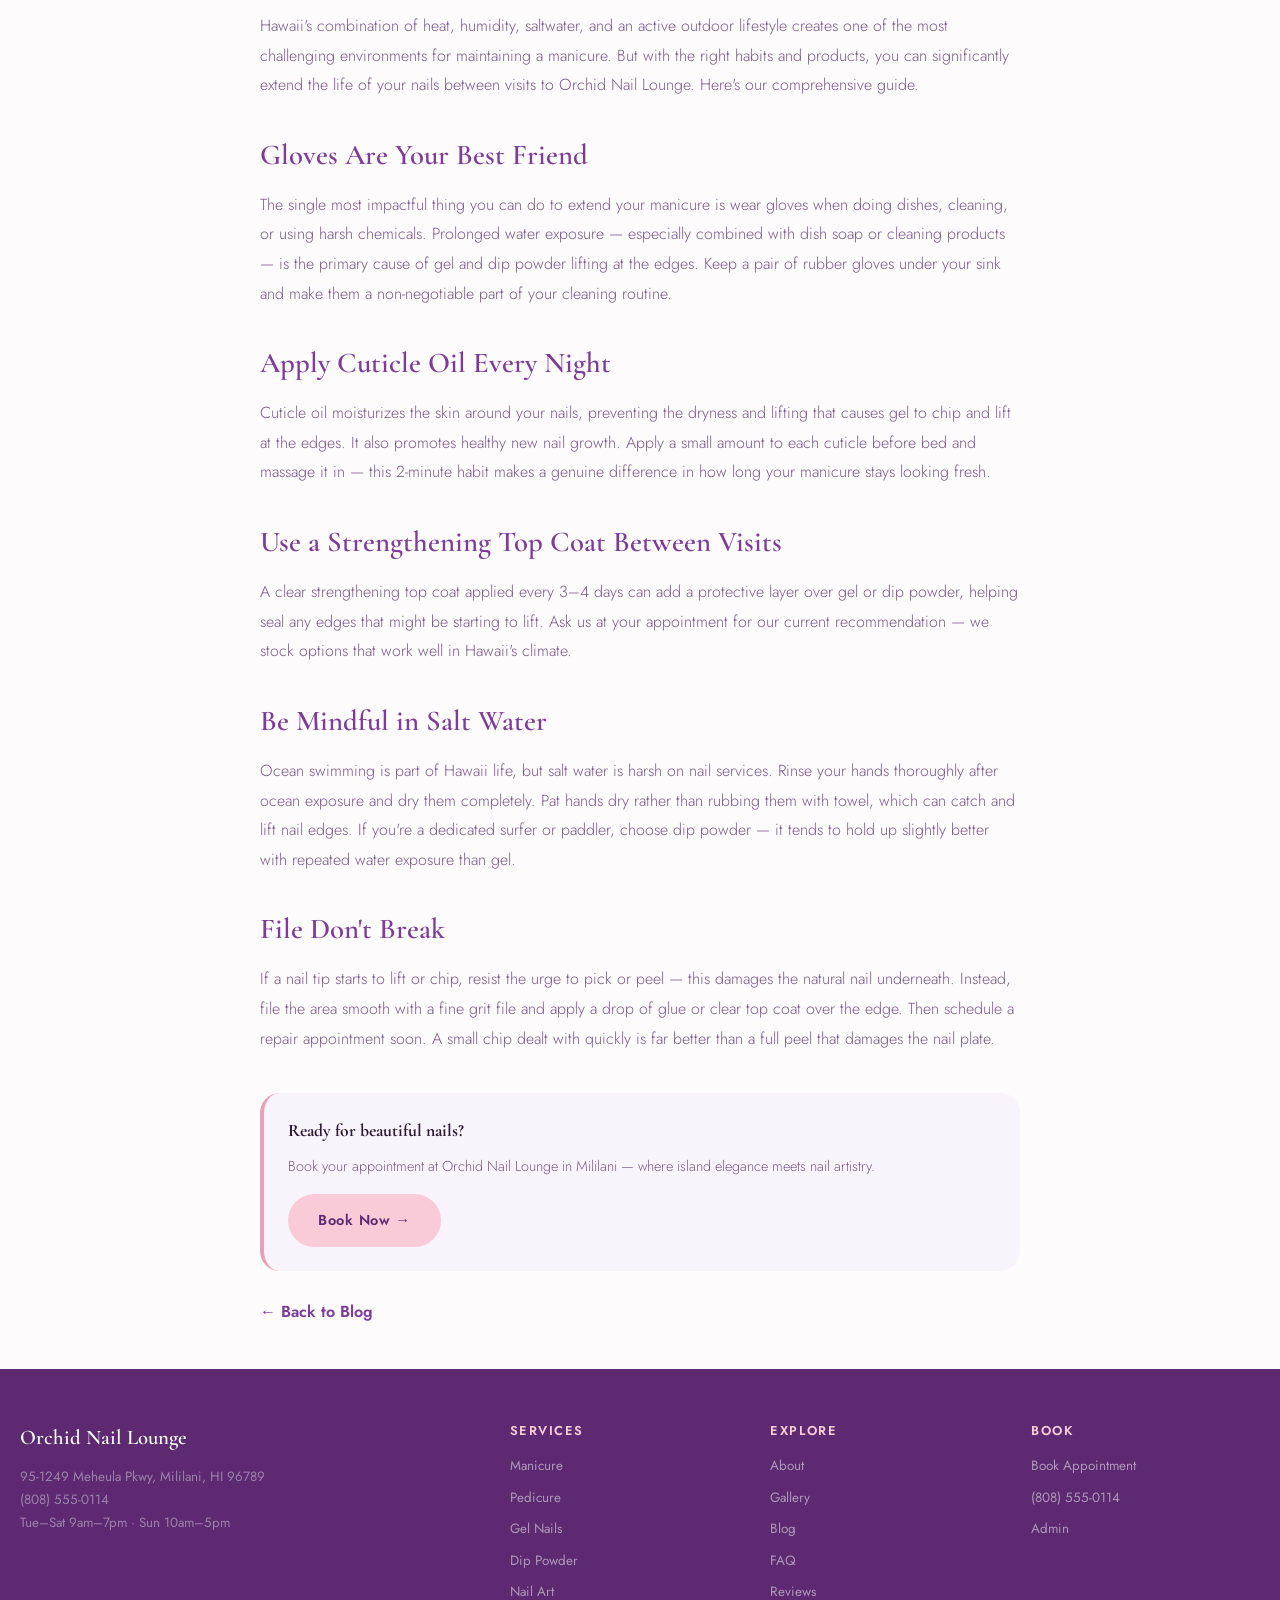
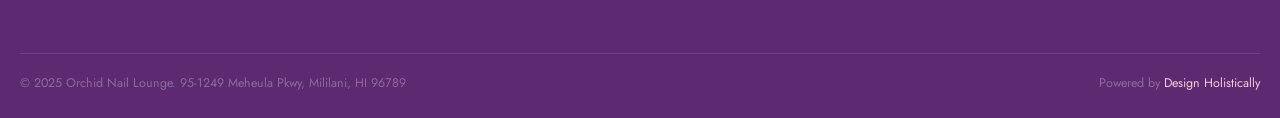
<file: blog-post-6.html>
<!DOCTYPE html>
<html lang="en" data-theme="light">
<head>
<meta charset="UTF-8"/><meta name="viewport" content="width=device-width,initial-scale=1.0"/>
<title>How to Make Your Nails Last Longer in Tropical Heat — Orchid Nail Lounge Blog</title>
<link rel="stylesheet" href="css/style.css"/>
  <link rel="icon" type="image/x-icon" href="images/favicon.ico">
  <link rel="icon" type="image/png" sizes="32x32" href="images/favicon-32x32.png">
  <link rel="icon" type="image/png" sizes="16x16" href="images/favicon-16x16.png">
  <link rel="apple-touch-icon" sizes="180x180" href="images/apple-touch-icon.png">
</head>
<body>
<header class="site-header">
  <div class="header-inner">
    <a href="index.html" class="logo-wrap">
      <svg viewBox="0 0 44 44" fill="none" width="40" height="40" aria-label="Orchid Nail Lounge logo" xmlns="http://www.w3.org/2000/svg">
  <circle cx="22" cy="22" r="20" fill="rgba(249,202,215,0.15)" stroke="#F9CAD7" stroke-width="1.5"/>
  <ellipse cx="22" cy="16" rx="5" ry="8" fill="#F9CAD7" opacity="0.8"/>
  <ellipse cx="22" cy="16" rx="5" ry="8" fill="none" stroke="#F9CAD7" stroke-width="1"/>
  <ellipse cx="15" cy="20" rx="4" ry="7" transform="rotate(-40 15 20)" fill="#F9CAD7" opacity="0.6"/>
  <ellipse cx="29" cy="20" rx="4" ry="7" transform="rotate(40 29 20)" fill="#F9CAD7" opacity="0.6"/>
  <ellipse cx="12" cy="26" rx="3.5" ry="6" transform="rotate(-70 12 26)" fill="#F9CAD7" opacity="0.4"/>
  <ellipse cx="32" cy="26" rx="3.5" ry="6" transform="rotate(70 32 26)" fill="#F9CAD7" opacity="0.4"/>
  <circle cx="22" cy="22" r="3" fill="#F9CAD7"/>
</svg>
      <div class="logo-text">Orchid Nail Lounge<span>Mililani, Oahu</span></div>
    </a>
    <nav class="nav-links">
      <a href="index.html">Home</a><a href="services.html">Services</a><a href="about.html">About</a><a href="gallery.html">Gallery</a><a href="blog.html">Blog</a><a href="faq.html">FAQ</a><a href="reviews.html">Reviews</a>
      <a href="booking.html" class="btn-nav">Book Now</a>
    </nav>
    <div class="header-actions">
      <button class="dark-toggle" id="darkToggle">🌙</button>
      <button class="hamburger" id="hamburger"><span></span><span></span><span></span></button>
    </div>
  </div>
</header>
<nav class="mobile-nav" id="mobileNav">
  <a href="index.html">Home</a><a href="services.html">Services</a><a href="about.html">About</a><a href="gallery.html">Gallery</a><a href="blog.html">Blog</a><a href="faq.html">FAQ</a><a href="reviews.html">Reviews</a><a href="booking.html">Book Now</a>
</nav>
<div class="post-hero"><div class="post-hero-inner">
  <div class="breadcrumb"><a href="index.html">Home</a> › <a href="blog.html">Blog</a> › Article</div>
  <span class="blog-tag" style="display:inline-block;margin-bottom:14px;">Tips</span>
  <h1>How to Make Your Nails Last Longer in Tropical Heat</h1>
  <div class="post-meta"><span>📅 January 2025</span><span>✍ Lily Nguyen</span><span>⏱ 6 min read</span></div>
</div></div>
<article><div class="post-content">
  <img src="images/blog-6.png" alt="How to Make Your Nails Last Longer in Tropical Heat" style="width:100%;border-radius:var(--radius-lg);margin-bottom:28px;" />
  <p>Hawaii's combination of heat, humidity, saltwater, and an active outdoor lifestyle creates one of the most challenging environments for maintaining a manicure. But with the right habits and products, you can significantly extend the life of your nails between visits to Orchid Nail Lounge. Here's our comprehensive guide.</p><h2>Gloves Are Your Best Friend</h2><p>The single most impactful thing you can do to extend your manicure is wear gloves when doing dishes, cleaning, or using harsh chemicals. Prolonged water exposure — especially combined with dish soap or cleaning products — is the primary cause of gel and dip powder lifting at the edges. Keep a pair of rubber gloves under your sink and make them a non-negotiable part of your cleaning routine.</p><h2>Apply Cuticle Oil Every Night</h2><p>Cuticle oil moisturizes the skin around your nails, preventing the dryness and lifting that causes gel to chip and lift at the edges. It also promotes healthy new nail growth. Apply a small amount to each cuticle before bed and massage it in — this 2-minute habit makes a genuine difference in how long your manicure stays looking fresh.</p><h2>Use a Strengthening Top Coat Between Visits</h2><p>A clear strengthening top coat applied every 3–4 days can add a protective layer over gel or dip powder, helping seal any edges that might be starting to lift. Ask us at your appointment for our current recommendation — we stock options that work well in Hawaii's climate.</p><h2>Be Mindful in Salt Water</h2><p>Ocean swimming is part of Hawaii life, but salt water is harsh on nail services. Rinse your hands thoroughly after ocean exposure and dry them completely. Pat hands dry rather than rubbing them with towel, which can catch and lift nail edges. If you're a dedicated surfer or paddler, choose dip powder — it tends to hold up slightly better with repeated water exposure than gel.</p><h2>File Don't Break</h2><p>If a nail tip starts to lift or chip, resist the urge to pick or peel — this damages the natural nail underneath. Instead, file the area smooth with a fine grit file and apply a drop of glue or clear top coat over the edge. Then schedule a repair appointment soon. A small chip dealt with quickly is far better than a full peel that damages the nail plate.</p>
  <div style="margin-top:40px;padding:24px;background:var(--bg-secondary);border-radius:var(--radius-lg);border-left:4px solid var(--accent-dark);"><strong style="display:block;margin-bottom:8px;font-family:'Cormorant Garamond',serif;font-size:1.1rem;">Ready for beautiful nails?</strong><p style="color:var(--text-muted);font-size:0.9rem;margin-bottom:14px;font-weight:300;">Book your appointment at Orchid Nail Lounge in Mililani — where island elegance meets nail artistry.</p><a href="booking.html" class="btn-primary">Book Now →</a></div>
  <div style="margin-top:28px;"><a href="blog.html" style="color:var(--primary);font-weight:600;">← Back to Blog</a></div>
</div></article>
<footer class="site-footer">
  <div class="footer-inner">
    <div class="footer-grid">
      <div class="footer-brand">
        <div style="font-family:'Cormorant Garamond',serif;font-weight:600;font-size:1.3rem;color:#fff;">Orchid Nail Lounge</div>
        <p>95-1249 Meheula Pkwy, Mililani, HI 96789<br>(808) 555-0114<br>Tue–Sat 9am–7pm · Sun 10am–5pm</p>
      </div>
      <div class="footer-col"><h4>Services</h4><a href="services.html">Manicure</a><a href="services.html">Pedicure</a><a href="services.html">Gel Nails</a><a href="services.html">Dip Powder</a><a href="services.html">Nail Art</a></div>
      <div class="footer-col"><h4>Explore</h4><a href="about.html">About</a><a href="gallery.html">Gallery</a><a href="blog.html">Blog</a><a href="faq.html">FAQ</a><a href="reviews.html">Reviews</a></div>
      <div class="footer-col"><h4>Book</h4><a href="booking.html">Book Appointment</a><a href="tel:8085550114">(808) 555-0114</a><a href="admin.html">Admin</a></div>
    </div>
    <div class="footer-bottom">
      <span>© 2025 Orchid Nail Lounge. 95-1249 Meheula Pkwy, Mililani, HI 96789</span>
      <span>Powered by <a href="https://designholistically.com" target="_blank">Design Holistically</a></span>
    </div>
  </div>
</footer>
<button class="back-top" id="backTop">↑</button>
<script src="js/main.js"></script>
</body>
</html>
</file>
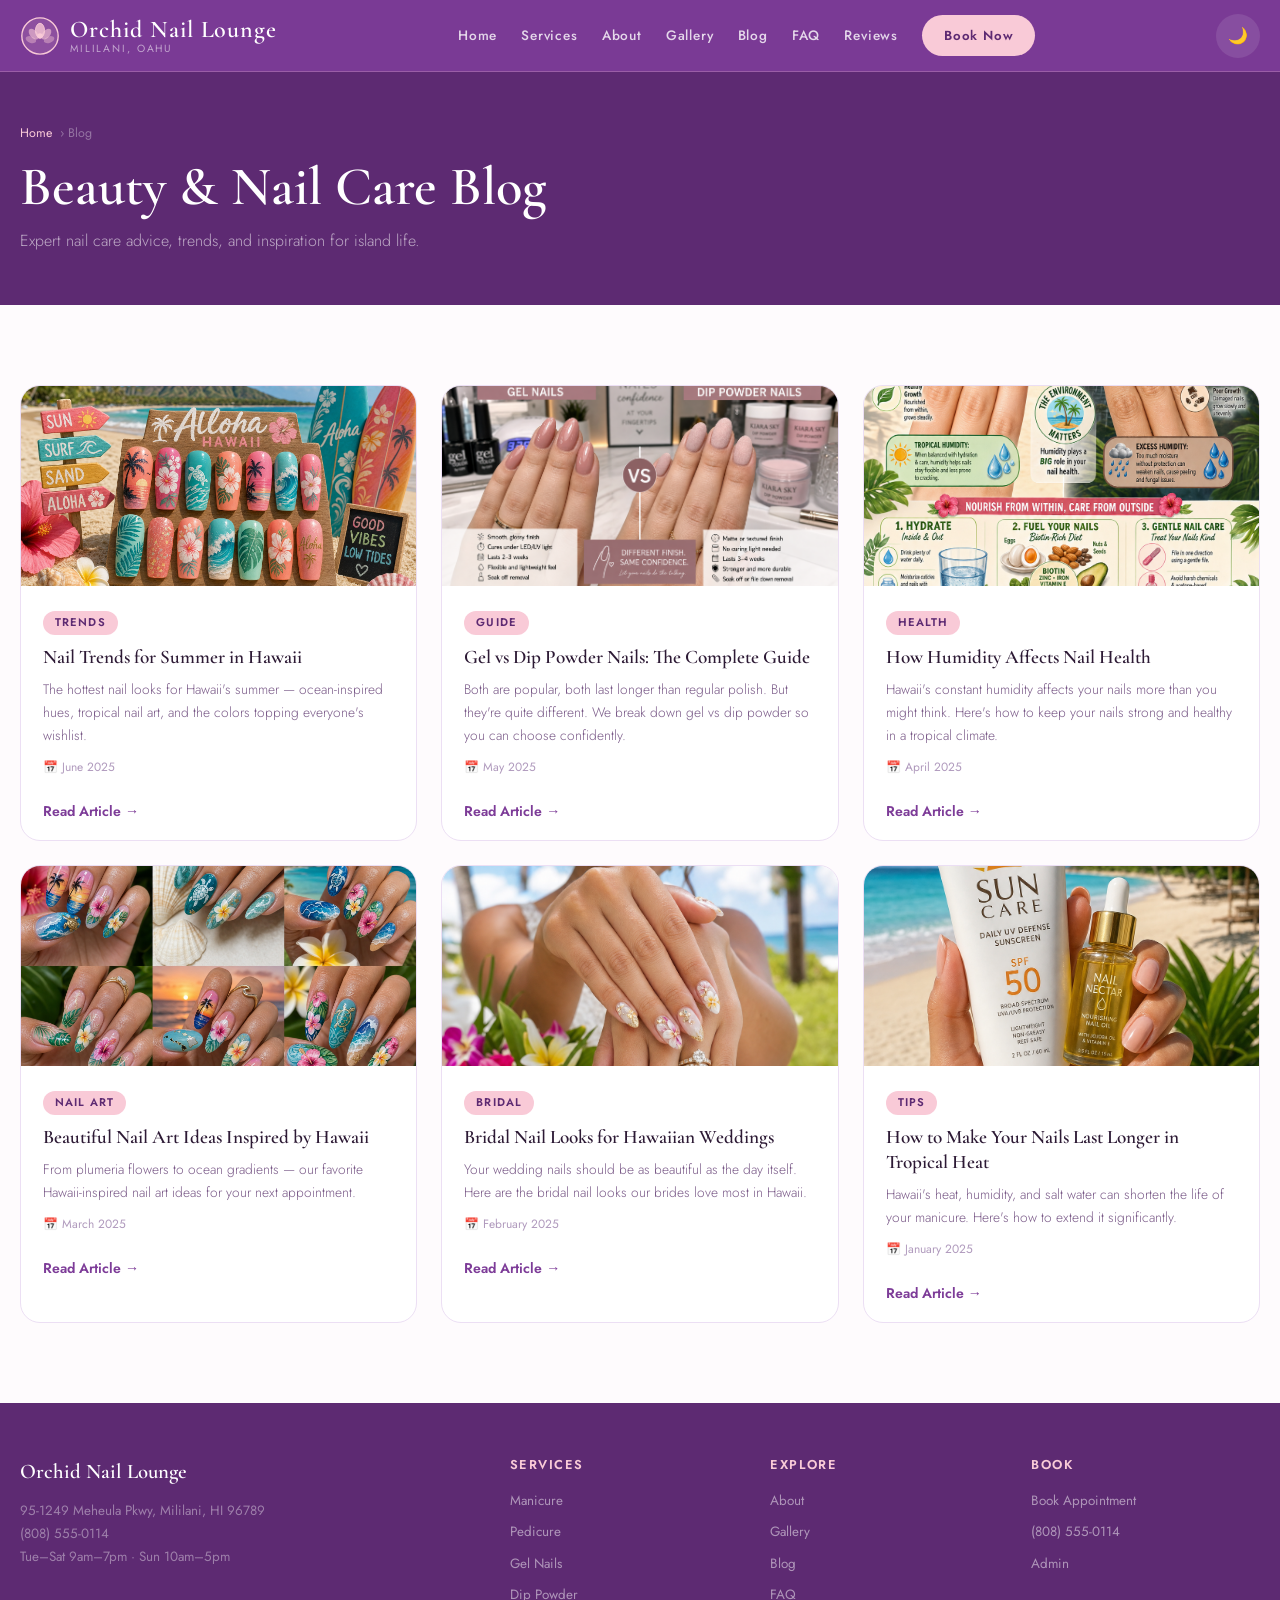
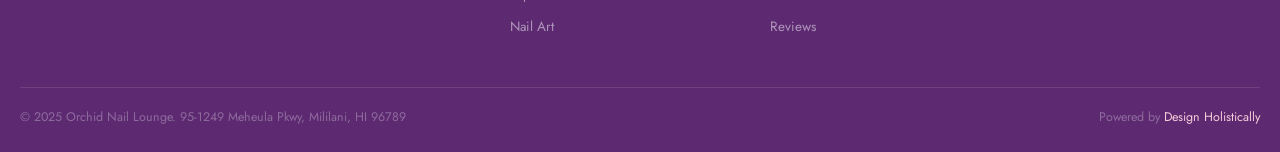
<file: blog.html>
<!DOCTYPE html>
<html lang="en" data-theme="light">
<head>
<meta charset="UTF-8"/><meta name="viewport" content="width=device-width,initial-scale=1.0"/>
<title>Blog — Orchid Nail Lounge</title>
<meta name="description" content="Orchid Nail Lounge — Flawless nails, tropical elegance. Mililani, Oahu. Manicure, pedicure, gel, dip powder, nail art. (808) 555-0114"/>
<link rel="stylesheet" href="css/style.css"/>
<script type="application/ld+json">{"@context":"https://schema.org","@type":"NailSalon","name":"Orchid Nail Lounge","telephone":"(808) 555-0114","address":{"@type":"PostalAddress","streetAddress":"95-1249 Meheula Pkwy","addressLocality":"Mililani","addressRegion":"HI","postalCode":"96789"},"priceRange":"$$"}</script>
  <link rel="icon" type="image/x-icon" href="images/favicon.ico">
  <link rel="icon" type="image/png" sizes="32x32" href="images/favicon-32x32.png">
  <link rel="icon" type="image/png" sizes="16x16" href="images/favicon-16x16.png">
  <link rel="apple-touch-icon" sizes="180x180" href="images/apple-touch-icon.png">
</head>
<body>
<header class="site-header">
  <div class="header-inner">
    <a href="index.html" class="logo-wrap">
      <svg viewBox="0 0 44 44" fill="none" width="40" height="40" aria-label="Orchid Nail Lounge logo" xmlns="http://www.w3.org/2000/svg">
  <circle cx="22" cy="22" r="20" fill="rgba(249,202,215,0.15)" stroke="#F9CAD7" stroke-width="1.5"/>
  <ellipse cx="22" cy="16" rx="5" ry="8" fill="#F9CAD7" opacity="0.8"/>
  <ellipse cx="22" cy="16" rx="5" ry="8" fill="none" stroke="#F9CAD7" stroke-width="1"/>
  <ellipse cx="15" cy="20" rx="4" ry="7" transform="rotate(-40 15 20)" fill="#F9CAD7" opacity="0.6"/>
  <ellipse cx="29" cy="20" rx="4" ry="7" transform="rotate(40 29 20)" fill="#F9CAD7" opacity="0.6"/>
  <ellipse cx="12" cy="26" rx="3.5" ry="6" transform="rotate(-70 12 26)" fill="#F9CAD7" opacity="0.4"/>
  <ellipse cx="32" cy="26" rx="3.5" ry="6" transform="rotate(70 32 26)" fill="#F9CAD7" opacity="0.4"/>
  <circle cx="22" cy="22" r="3" fill="#F9CAD7"/>
</svg>
      <div class="logo-text">Orchid Nail Lounge<span>Mililani, Oahu</span></div>
    </a>
    <nav class="nav-links">
      <a href="index.html">Home</a><a href="services.html">Services</a><a href="about.html">About</a><a href="gallery.html">Gallery</a><a href="blog.html">Blog</a><a href="faq.html">FAQ</a><a href="reviews.html">Reviews</a>
      <a href="booking.html" class="btn-nav">Book Now</a>
    </nav>
    <div class="header-actions">
      <button class="dark-toggle" id="darkToggle">🌙</button>
      <button class="hamburger" id="hamburger"><span></span><span></span><span></span></button>
    </div>
  </div>
</header>
<nav class="mobile-nav" id="mobileNav">
  <a href="index.html">Home</a><a href="services.html">Services</a><a href="about.html">About</a><a href="gallery.html">Gallery</a><a href="blog.html">Blog</a><a href="faq.html">FAQ</a><a href="reviews.html">Reviews</a><a href="booking.html">Book Now</a>
</nav>

<div class="page-hero"><div class="page-hero-inner"><div class="breadcrumb"><a href="index.html">Home</a> › Blog</div><h1>Beauty & Nail Care Blog</h1><p>Expert nail care advice, trends, and inspiration for island life.</p></div></div>
<section><div class="section-inner"><div class="blog-grid">
  <div class="blog-card fade-up"><img src="images/blog-1.png" alt=""/><div class="blog-card-body"><span class="blog-tag">Trends</span><h3>Nail Trends for Summer in Hawaii</h3><p>The hottest nail looks for Hawaii's summer — ocean-inspired hues, tropical nail art, and the colors topping everyone's wishlist.</p><div class="blog-card-meta">📅 June 2025</div></div><a href="blog-post-1.html" style="display:block;padding:0 22px 18px;color:var(--primary);font-weight:600;font-size:0.88rem;">Read Article →</a></div>
  <div class="blog-card fade-up"><img src="images/blog-2.png" alt=""/><div class="blog-card-body"><span class="blog-tag">Guide</span><h3>Gel vs Dip Powder Nails: The Complete Guide</h3><p>Both are popular, both last longer than regular polish. But they're quite different. We break down gel vs dip powder so you can choose confidently.</p><div class="blog-card-meta">📅 May 2025</div></div><a href="blog-post-2.html" style="display:block;padding:0 22px 18px;color:var(--primary);font-weight:600;font-size:0.88rem;">Read Article →</a></div>
  <div class="blog-card fade-up"><img src="images/blog-3.png" alt=""/><div class="blog-card-body"><span class="blog-tag">Health</span><h3>How Humidity Affects Nail Health</h3><p>Hawaii's constant humidity affects your nails more than you might think. Here's how to keep your nails strong and healthy in a tropical climate.</p><div class="blog-card-meta">📅 April 2025</div></div><a href="blog-post-3.html" style="display:block;padding:0 22px 18px;color:var(--primary);font-weight:600;font-size:0.88rem;">Read Article →</a></div>
  <div class="blog-card fade-up"><img src="images/blog-4.png" alt=""/><div class="blog-card-body"><span class="blog-tag">Nail Art</span><h3>Beautiful Nail Art Ideas Inspired by Hawaii</h3><p>From plumeria flowers to ocean gradients — our favorite Hawaii-inspired nail art ideas for your next appointment.</p><div class="blog-card-meta">📅 March 2025</div></div><a href="blog-post-4.html" style="display:block;padding:0 22px 18px;color:var(--primary);font-weight:600;font-size:0.88rem;">Read Article →</a></div>
  <div class="blog-card fade-up"><img src="images/blog-5.png" alt=""/><div class="blog-card-body"><span class="blog-tag">Bridal</span><h3>Bridal Nail Looks for Hawaiian Weddings</h3><p>Your wedding nails should be as beautiful as the day itself. Here are the bridal nail looks our brides love most in Hawaii.</p><div class="blog-card-meta">📅 February 2025</div></div><a href="blog-post-5.html" style="display:block;padding:0 22px 18px;color:var(--primary);font-weight:600;font-size:0.88rem;">Read Article →</a></div>
  <div class="blog-card fade-up"><img src="images/blog-6.png" alt=""/><div class="blog-card-body"><span class="blog-tag">Tips</span><h3>How to Make Your Nails Last Longer in Tropical Heat</h3><p>Hawaii's heat, humidity, and salt water can shorten the life of your manicure. Here's how to extend it significantly.</p><div class="blog-card-meta">📅 January 2025</div></div><a href="blog-post-6.html" style="display:block;padding:0 22px 18px;color:var(--primary);font-weight:600;font-size:0.88rem;">Read Article →</a></div>
</div></div></section>
<footer class="site-footer">
  <div class="footer-inner">
    <div class="footer-grid">
      <div class="footer-brand">
        <div style="font-family:'Cormorant Garamond',serif;font-weight:600;font-size:1.3rem;color:#fff;">Orchid Nail Lounge</div>
        <p>95-1249 Meheula Pkwy, Mililani, HI 96789<br>(808) 555-0114<br>Tue–Sat 9am–7pm · Sun 10am–5pm</p>
      </div>
      <div class="footer-col"><h4>Services</h4><a href="services.html">Manicure</a><a href="services.html">Pedicure</a><a href="services.html">Gel Nails</a><a href="services.html">Dip Powder</a><a href="services.html">Nail Art</a></div>
      <div class="footer-col"><h4>Explore</h4><a href="about.html">About</a><a href="gallery.html">Gallery</a><a href="blog.html">Blog</a><a href="faq.html">FAQ</a><a href="reviews.html">Reviews</a></div>
      <div class="footer-col"><h4>Book</h4><a href="booking.html">Book Appointment</a><a href="tel:8085550114">(808) 555-0114</a><a href="admin.html">Admin</a></div>
    </div>
    <div class="footer-bottom">
      <span>© 2025 Orchid Nail Lounge. 95-1249 Meheula Pkwy, Mililani, HI 96789</span>
      <span>Powered by <a href="https://designholistically.com" target="_blank">Design Holistically</a></span>
    </div>
  </div>
</footer>
<button class="back-top" id="backTop">↑</button>
<script src="js/main.js"></script>
</body>
</html>
</file>
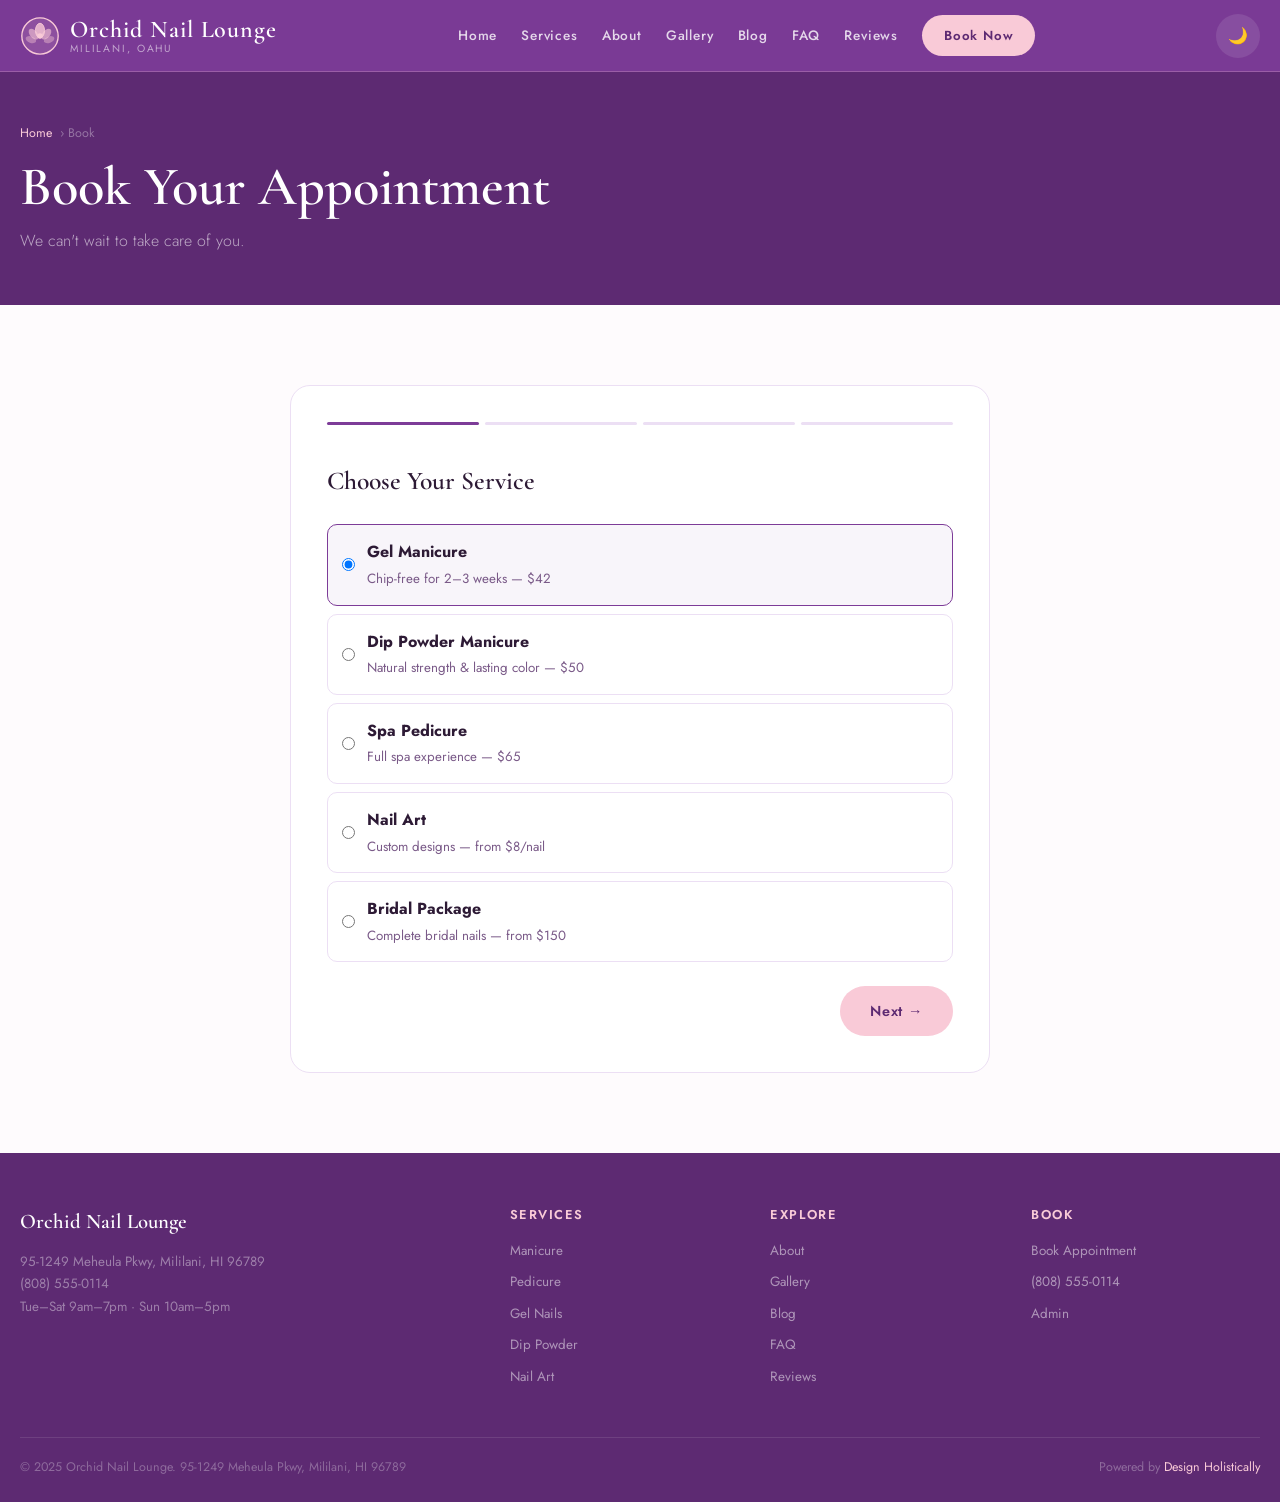
<file: booking.html>
<!DOCTYPE html>
<html lang="en" data-theme="light">
<head>
<meta charset="UTF-8"/><meta name="viewport" content="width=device-width,initial-scale=1.0"/>
<title>Book Appointment — Orchid Nail Lounge</title>
<meta name="description" content="Orchid Nail Lounge — Flawless nails, tropical elegance. Mililani, Oahu. Manicure, pedicure, gel, dip powder, nail art. (808) 555-0114"/>
<link rel="stylesheet" href="css/style.css"/>
<script type="application/ld+json">{"@context":"https://schema.org","@type":"NailSalon","name":"Orchid Nail Lounge","telephone":"(808) 555-0114","address":{"@type":"PostalAddress","streetAddress":"95-1249 Meheula Pkwy","addressLocality":"Mililani","addressRegion":"HI","postalCode":"96789"},"priceRange":"$$"}</script>
  <link rel="icon" type="image/x-icon" href="images/favicon.ico">
  <link rel="icon" type="image/png" sizes="32x32" href="images/favicon-32x32.png">
  <link rel="icon" type="image/png" sizes="16x16" href="images/favicon-16x16.png">
  <link rel="apple-touch-icon" sizes="180x180" href="images/apple-touch-icon.png">
</head>
<body>
<header class="site-header">
  <div class="header-inner">
    <a href="index.html" class="logo-wrap">
      <svg viewBox="0 0 44 44" fill="none" width="40" height="40" aria-label="Orchid Nail Lounge logo" xmlns="http://www.w3.org/2000/svg">
  <circle cx="22" cy="22" r="20" fill="rgba(249,202,215,0.15)" stroke="#F9CAD7" stroke-width="1.5"/>
  <ellipse cx="22" cy="16" rx="5" ry="8" fill="#F9CAD7" opacity="0.8"/>
  <ellipse cx="22" cy="16" rx="5" ry="8" fill="none" stroke="#F9CAD7" stroke-width="1"/>
  <ellipse cx="15" cy="20" rx="4" ry="7" transform="rotate(-40 15 20)" fill="#F9CAD7" opacity="0.6"/>
  <ellipse cx="29" cy="20" rx="4" ry="7" transform="rotate(40 29 20)" fill="#F9CAD7" opacity="0.6"/>
  <ellipse cx="12" cy="26" rx="3.5" ry="6" transform="rotate(-70 12 26)" fill="#F9CAD7" opacity="0.4"/>
  <ellipse cx="32" cy="26" rx="3.5" ry="6" transform="rotate(70 32 26)" fill="#F9CAD7" opacity="0.4"/>
  <circle cx="22" cy="22" r="3" fill="#F9CAD7"/>
</svg>
      <div class="logo-text">Orchid Nail Lounge<span>Mililani, Oahu</span></div>
    </a>
    <nav class="nav-links">
      <a href="index.html">Home</a><a href="services.html">Services</a><a href="about.html">About</a><a href="gallery.html">Gallery</a><a href="blog.html">Blog</a><a href="faq.html">FAQ</a><a href="reviews.html">Reviews</a>
      <a href="booking.html" class="btn-nav">Book Now</a>
    </nav>
    <div class="header-actions">
      <button class="dark-toggle" id="darkToggle">🌙</button>
      <button class="hamburger" id="hamburger"><span></span><span></span><span></span></button>
    </div>
  </div>
</header>
<nav class="mobile-nav" id="mobileNav">
  <a href="index.html">Home</a><a href="services.html">Services</a><a href="about.html">About</a><a href="gallery.html">Gallery</a><a href="blog.html">Blog</a><a href="faq.html">FAQ</a><a href="reviews.html">Reviews</a><a href="booking.html">Book Now</a>
</nav>

<div class="page-hero"><div class="page-hero-inner"><div class="breadcrumb"><a href="index.html">Home</a> › Book</div><h1>Book Your Appointment</h1><p>We can't wait to take care of you.</p></div></div>
<section><div class="section-inner">
  <div class="booking-wrap fade-up">
    <div class="step-indicator"><div class="step active"></div><div class="step"></div><div class="step"></div><div class="step"></div></div>
    <div class="form-step active">
      <h3>Choose Your Service</h3>
      <label class="service-option selected"><input type="radio" name="svc" value="gel" checked /><div><strong>Gel Manicure</strong><br><small style="color:var(--text-muted);">Chip-free for 2–3 weeks — $42</small></div></label>
      <label class="service-option"><input type="radio" name="svc" value="dip" /><div><strong>Dip Powder Manicure</strong><br><small style="color:var(--text-muted);">Natural strength & lasting color — $50</small></div></label>
      <label class="service-option"><input type="radio" name="svc" value="spa-pedi" /><div><strong>Spa Pedicure</strong><br><small style="color:var(--text-muted);">Full spa experience — $65</small></div></label>
      <label class="service-option"><input type="radio" name="svc" value="nail-art" /><div><strong>Nail Art</strong><br><small style="color:var(--text-muted);">Custom designs — from $8/nail</small></div></label>
      <label class="service-option"><input type="radio" name="svc" value="bridal" /><div><strong>Bridal Package</strong><br><small style="color:var(--text-muted);">Complete bridal nails — from $150</small></div></label>
      <div class="form-nav"><span></span><button class="btn-primary btn-next">Next →</button></div>
    </div>
    <div class="form-step">
      <h3>Pick Date & Artist</h3>
      <div class="form-group"><label>Preferred Date</label><input type="date" /></div>
      <div class="form-group"><label>Preferred Time</label><select><option>9:00 AM</option><option>10:00 AM</option><option>11:00 AM</option><option>1:00 PM</option><option>2:00 PM</option><option>3:00 PM</option><option>4:00 PM</option><option>5:00 PM</option></select></div>
      <div class="form-group"><label>Preferred Artist (optional)</label><select><option>No preference</option><option>Lily Nguyen</option><option>Mai Tran</option><option>Kayla Chong</option><option>Rosa Villanueva</option></select></div>
      <div class="form-nav"><button class="btn-outline btn-prev">← Back</button><button class="btn-primary btn-next">Next →</button></div>
    </div>
    <div class="form-step">
      <h3>Your Information</h3>
      <div class="form-group"><label>First Name</label><input type="text" placeholder="Your name" /></div>
      <div class="form-group"><label>Phone</label><input type="tel" placeholder="(808) 555-0000" /></div>
      <div class="form-group"><label>Email</label><input type="email" placeholder="you@example.com" /></div>
      <div class="form-group"><label>Nail Notes / Inspiration</label><textarea placeholder="Any nail art ideas, references, or special requests..."></textarea></div>
      <div class="form-nav"><button class="btn-outline btn-prev">← Back</button><button class="btn-primary btn-next">Confirm →</button></div>
    </div>
    <div class="form-step">
      <div class="confirmation"><div class="check">🌺</div><h3>You're Booked!</h3><p style="color:var(--text-muted);margin-top:10px;">We're looking forward to seeing you! Check your phone for a confirmation text. Questions? Call <a href="tel:8085550114" style="color:var(--primary);">(808) 555-0114</a>.</p><a href="index.html" class="btn-primary" style="margin-top:24px;">Back to Home</a></div>
    </div>
  </div>
</div></section>
<footer class="site-footer">
  <div class="footer-inner">
    <div class="footer-grid">
      <div class="footer-brand">
        <div style="font-family:'Cormorant Garamond',serif;font-weight:600;font-size:1.3rem;color:#fff;">Orchid Nail Lounge</div>
        <p>95-1249 Meheula Pkwy, Mililani, HI 96789<br>(808) 555-0114<br>Tue–Sat 9am–7pm · Sun 10am–5pm</p>
      </div>
      <div class="footer-col"><h4>Services</h4><a href="services.html">Manicure</a><a href="services.html">Pedicure</a><a href="services.html">Gel Nails</a><a href="services.html">Dip Powder</a><a href="services.html">Nail Art</a></div>
      <div class="footer-col"><h4>Explore</h4><a href="about.html">About</a><a href="gallery.html">Gallery</a><a href="blog.html">Blog</a><a href="faq.html">FAQ</a><a href="reviews.html">Reviews</a></div>
      <div class="footer-col"><h4>Book</h4><a href="booking.html">Book Appointment</a><a href="tel:8085550114">(808) 555-0114</a><a href="admin.html">Admin</a></div>
    </div>
    <div class="footer-bottom">
      <span>© 2025 Orchid Nail Lounge. 95-1249 Meheula Pkwy, Mililani, HI 96789</span>
      <span>Powered by <a href="https://designholistically.com" target="_blank">Design Holistically</a></span>
    </div>
  </div>
</footer>
<button class="back-top" id="backTop">↑</button>
<script src="js/main.js"></script>
</body>
</html>
</file>
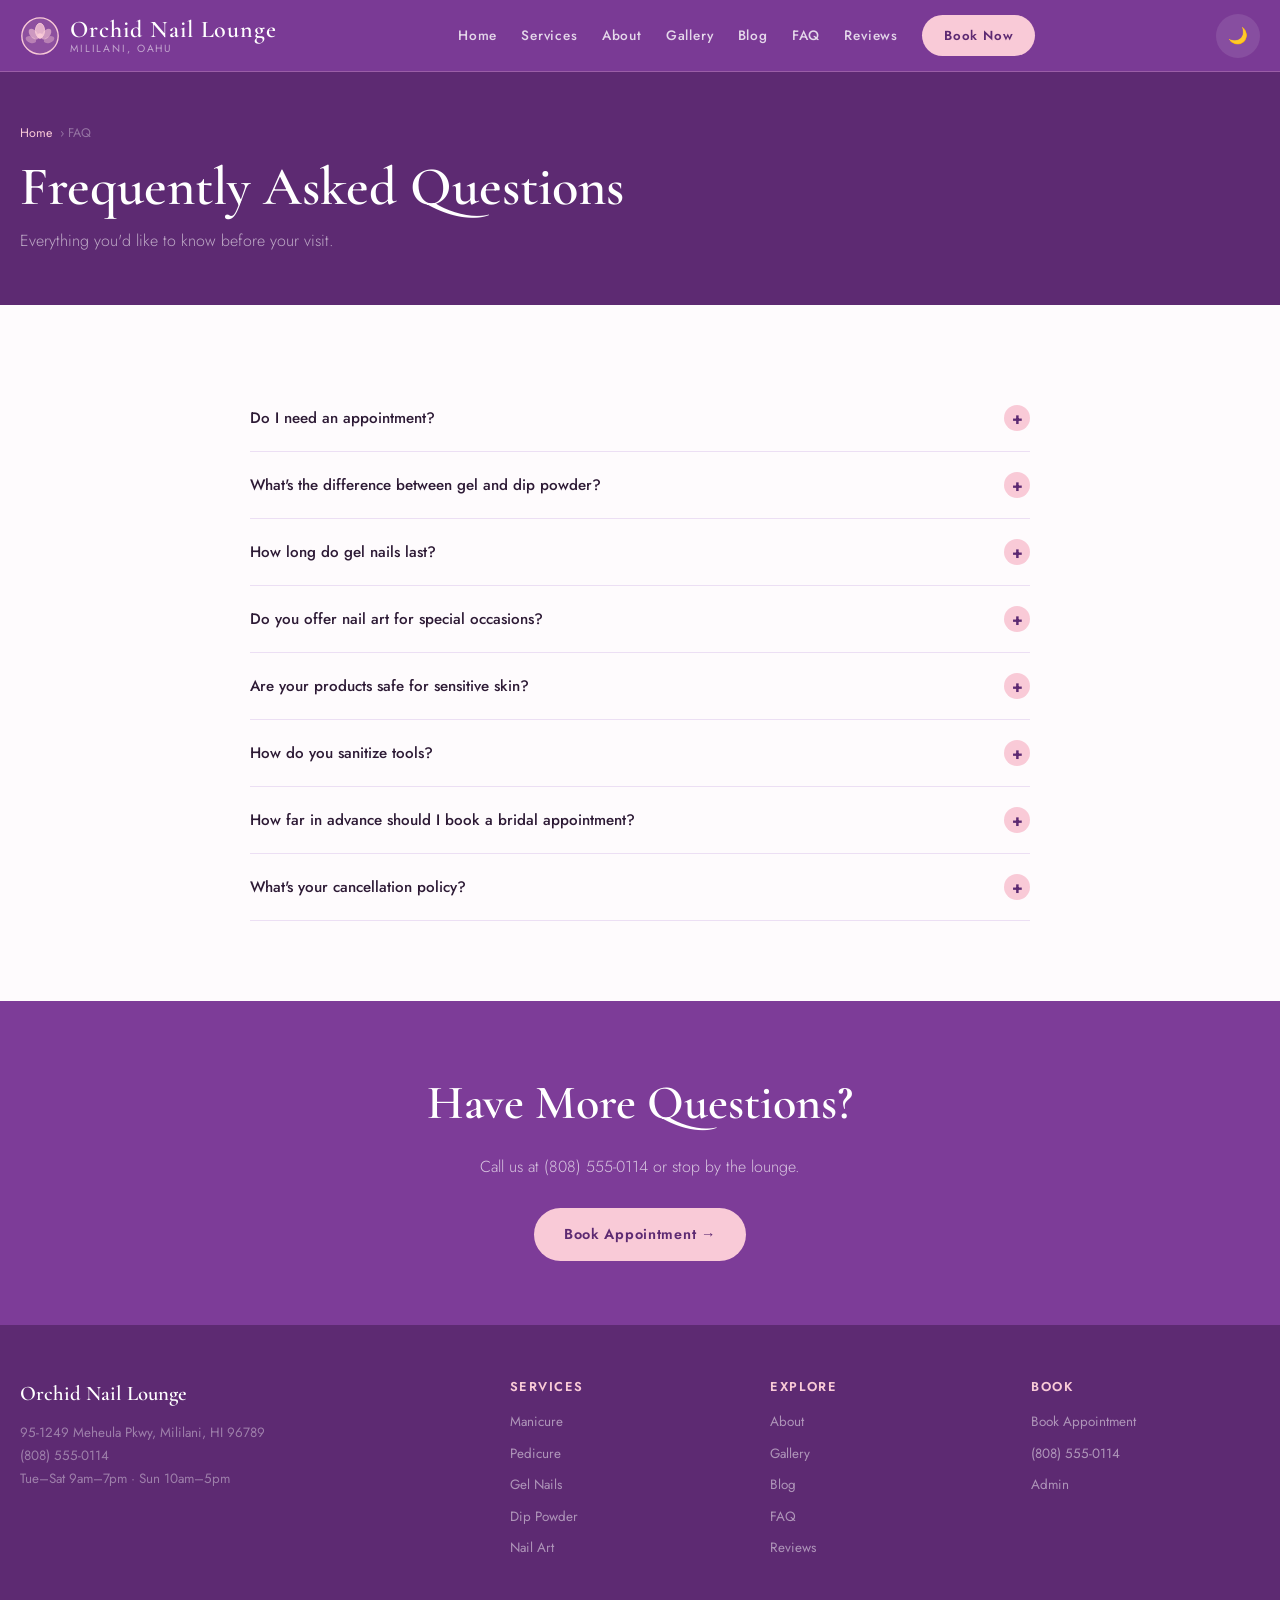
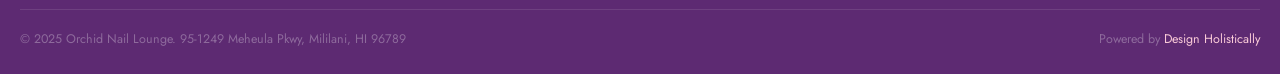
<file: faq.html>
<!DOCTYPE html>
<html lang="en" data-theme="light">
<head>
<meta charset="UTF-8"/><meta name="viewport" content="width=device-width,initial-scale=1.0"/>
<title>FAQ — Orchid Nail Lounge</title>
<meta name="description" content="Orchid Nail Lounge — Flawless nails, tropical elegance. Mililani, Oahu. Manicure, pedicure, gel, dip powder, nail art. (808) 555-0114"/>
<link rel="stylesheet" href="css/style.css"/>
<script type="application/ld+json">{"@context":"https://schema.org","@type":"NailSalon","name":"Orchid Nail Lounge","telephone":"(808) 555-0114","address":{"@type":"PostalAddress","streetAddress":"95-1249 Meheula Pkwy","addressLocality":"Mililani","addressRegion":"HI","postalCode":"96789"},"priceRange":"$$"}</script>
  <link rel="icon" type="image/x-icon" href="images/favicon.ico">
  <link rel="icon" type="image/png" sizes="32x32" href="images/favicon-32x32.png">
  <link rel="icon" type="image/png" sizes="16x16" href="images/favicon-16x16.png">
  <link rel="apple-touch-icon" sizes="180x180" href="images/apple-touch-icon.png">
</head>
<body>
<header class="site-header">
  <div class="header-inner">
    <a href="index.html" class="logo-wrap">
      <svg viewBox="0 0 44 44" fill="none" width="40" height="40" aria-label="Orchid Nail Lounge logo" xmlns="http://www.w3.org/2000/svg">
  <circle cx="22" cy="22" r="20" fill="rgba(249,202,215,0.15)" stroke="#F9CAD7" stroke-width="1.5"/>
  <ellipse cx="22" cy="16" rx="5" ry="8" fill="#F9CAD7" opacity="0.8"/>
  <ellipse cx="22" cy="16" rx="5" ry="8" fill="none" stroke="#F9CAD7" stroke-width="1"/>
  <ellipse cx="15" cy="20" rx="4" ry="7" transform="rotate(-40 15 20)" fill="#F9CAD7" opacity="0.6"/>
  <ellipse cx="29" cy="20" rx="4" ry="7" transform="rotate(40 29 20)" fill="#F9CAD7" opacity="0.6"/>
  <ellipse cx="12" cy="26" rx="3.5" ry="6" transform="rotate(-70 12 26)" fill="#F9CAD7" opacity="0.4"/>
  <ellipse cx="32" cy="26" rx="3.5" ry="6" transform="rotate(70 32 26)" fill="#F9CAD7" opacity="0.4"/>
  <circle cx="22" cy="22" r="3" fill="#F9CAD7"/>
</svg>
      <div class="logo-text">Orchid Nail Lounge<span>Mililani, Oahu</span></div>
    </a>
    <nav class="nav-links">
      <a href="index.html">Home</a><a href="services.html">Services</a><a href="about.html">About</a><a href="gallery.html">Gallery</a><a href="blog.html">Blog</a><a href="faq.html">FAQ</a><a href="reviews.html">Reviews</a>
      <a href="booking.html" class="btn-nav">Book Now</a>
    </nav>
    <div class="header-actions">
      <button class="dark-toggle" id="darkToggle">🌙</button>
      <button class="hamburger" id="hamburger"><span></span><span></span><span></span></button>
    </div>
  </div>
</header>
<nav class="mobile-nav" id="mobileNav">
  <a href="index.html">Home</a><a href="services.html">Services</a><a href="about.html">About</a><a href="gallery.html">Gallery</a><a href="blog.html">Blog</a><a href="faq.html">FAQ</a><a href="reviews.html">Reviews</a><a href="booking.html">Book Now</a>
</nav>

<div class="page-hero"><div class="page-hero-inner"><div class="breadcrumb"><a href="index.html">Home</a> › FAQ</div><h1>Frequently Asked Questions</h1><p>Everything you'd like to know before your visit.</p></div></div>
<section><div class="section-inner"><div class="faq-list">
  <div class="faq-item fade-up"><button class="faq-q">Do I need an appointment?<span class="icon">+</span></button><div class="faq-a">We strongly recommend booking ahead, especially for weekends and holidays. Our appointment slots fill quickly, particularly for nail art, bridal services, and spa pedicures. Same-day appointments are sometimes available — call us to check.</div></div>
  <div class="faq-item fade-up"><button class="faq-q">What's the difference between gel and dip powder?<span class="icon">+</span></button><div class="faq-a">Gel polish is applied like traditional nail polish and cured under a UV/LED lamp. It's very flexible and comes in thousands of colors. Dip powder involves dipping nails into pigmented powder — it doesn't need UV curing and tends to be slightly stronger and longer-lasting than gel. Both last significantly longer than regular polish. We can help you decide which is right for your lifestyle during your consultation.</div></div>
  <div class="faq-item fade-up"><button class="faq-q">How long do gel nails last?<span class="icon">+</span></button><div class="faq-a">With proper application and care, gel manicures typically last 2–3 weeks. In Hawaii's conditions — swimming, humidity, sun exposure — you might see slight lifting at the edges before that. Following aftercare advice (moisturizing cuticles, wearing gloves for cleaning) significantly extends wear time.</div></div>
  <div class="faq-item fade-up"><button class="faq-q">Do you offer nail art for special occasions?<span class="icon">+</span></button><div class="faq-a">Absolutely. Nail art is one of our specialties. For weddings, proms, quinceañeras, and other events, we recommend booking a consultation 4–6 weeks before your date so we can plan your design. Bring inspiration photos to your appointment — we love bringing your vision to life.</div></div>
  <div class="faq-item fade-up"><button class="faq-q">Are your products safe for sensitive skin?<span class="icon">+</span></button><div class="faq-a">We use professional-grade products from OPI, Essie, CND, and Orly — all reputable brands that avoid the harshest chemicals. If you have known sensitivities or allergies, please let us know at booking. We can accommodate many skin conditions and will recommend the most appropriate products for your needs.</div></div>
  <div class="faq-item fade-up"><button class="faq-q">How do you sanitize tools?<span class="icon">+</span></button><div class="faq-a">All metal tools are fully sterilized in an autoclave between clients. Single-use items like nail files, buffers, and toe separators are used once and discarded. We maintain the highest sanitation standards and have never received a health code violation since opening.</div></div>
  <div class="faq-item fade-up"><button class="faq-q">How far in advance should I book a bridal appointment?<span class="icon">+</span></button><div class="faq-a">For bridal services, we recommend booking at least 4–6 weeks in advance for the service itself, and scheduling a design consultation before that. Weekend dates in June–August fill up months in advance. Call us as early as possible — we want to be part of your special day.</div></div>
  <div class="faq-item fade-up"><button class="faq-q">What's your cancellation policy?<span class="icon">+</span></button><div class="faq-a">We ask for at least 24 hours notice for cancellations or rescheduling. Late cancellations (under 2 hours) and no-shows may be charged 50% of the service price. We understand that emergencies happen — please call us as soon as possible and we'll do our best to accommodate you.</div></div>
</div></div></section>
<div class="cta-band"><h2>Have More Questions?</h2><p>Call us at (808) 555-0114 or stop by the lounge.</p><a href="booking.html" class="btn-primary">Book Appointment →</a></div>
<footer class="site-footer">
  <div class="footer-inner">
    <div class="footer-grid">
      <div class="footer-brand">
        <div style="font-family:'Cormorant Garamond',serif;font-weight:600;font-size:1.3rem;color:#fff;">Orchid Nail Lounge</div>
        <p>95-1249 Meheula Pkwy, Mililani, HI 96789<br>(808) 555-0114<br>Tue–Sat 9am–7pm · Sun 10am–5pm</p>
      </div>
      <div class="footer-col"><h4>Services</h4><a href="services.html">Manicure</a><a href="services.html">Pedicure</a><a href="services.html">Gel Nails</a><a href="services.html">Dip Powder</a><a href="services.html">Nail Art</a></div>
      <div class="footer-col"><h4>Explore</h4><a href="about.html">About</a><a href="gallery.html">Gallery</a><a href="blog.html">Blog</a><a href="faq.html">FAQ</a><a href="reviews.html">Reviews</a></div>
      <div class="footer-col"><h4>Book</h4><a href="booking.html">Book Appointment</a><a href="tel:8085550114">(808) 555-0114</a><a href="admin.html">Admin</a></div>
    </div>
    <div class="footer-bottom">
      <span>© 2025 Orchid Nail Lounge. 95-1249 Meheula Pkwy, Mililani, HI 96789</span>
      <span>Powered by <a href="https://designholistically.com" target="_blank">Design Holistically</a></span>
    </div>
  </div>
</footer>
<button class="back-top" id="backTop">↑</button>
<script src="js/main.js"></script>
</body>
</html>
</file>
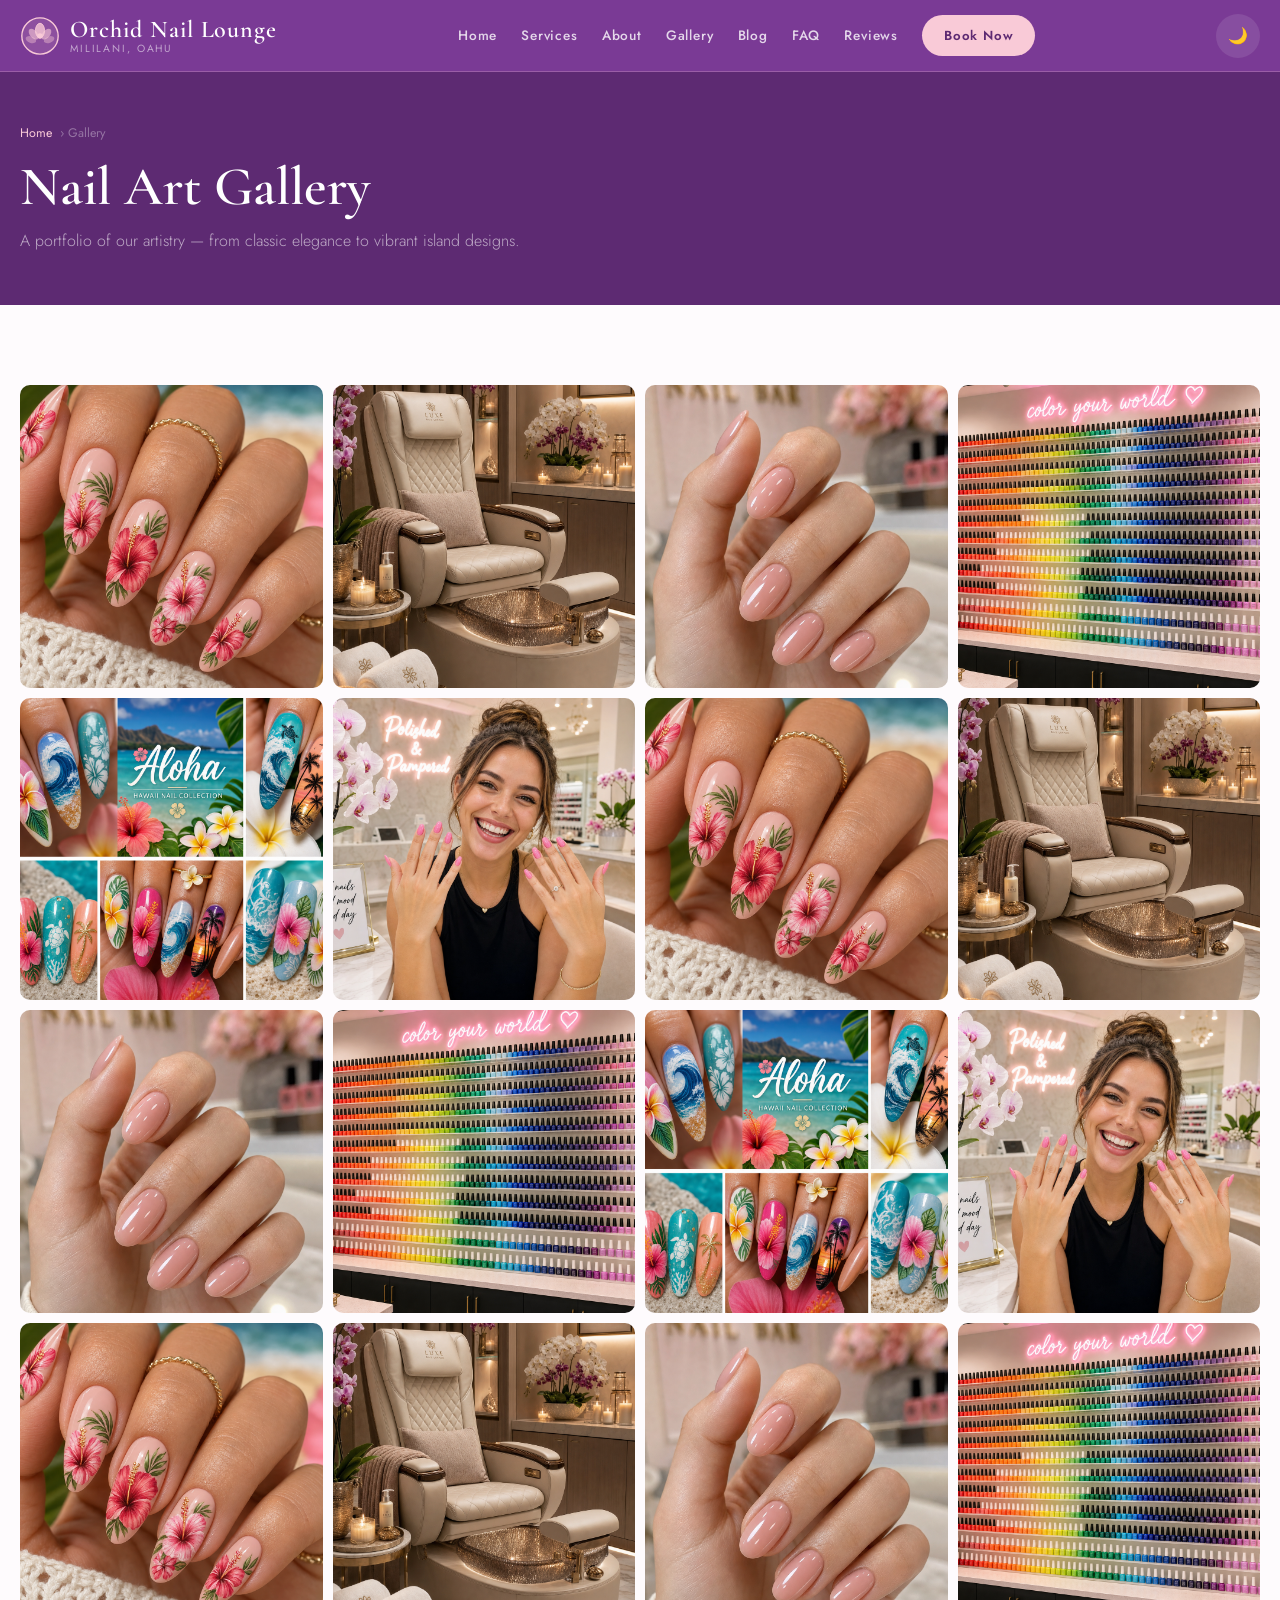
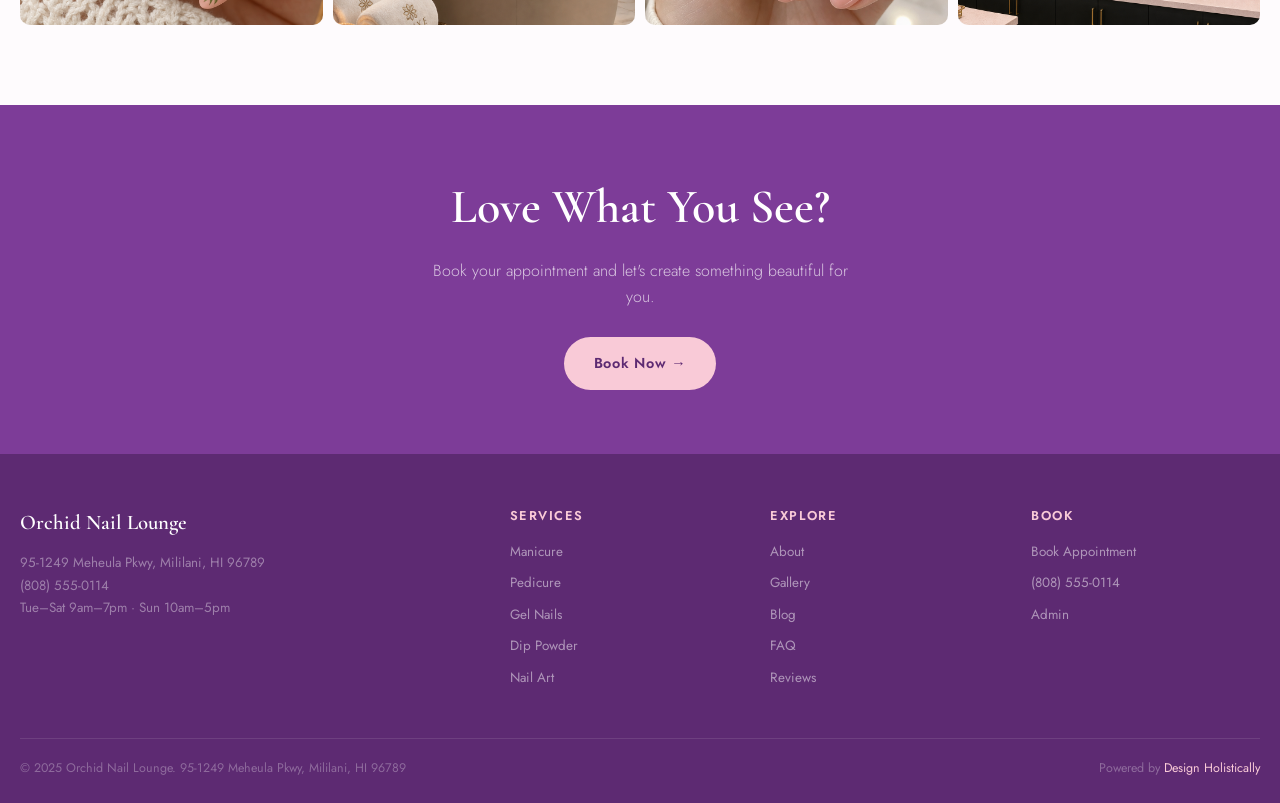
<file: gallery.html>
<!DOCTYPE html>
<html lang="en" data-theme="light">
<head>
<meta charset="UTF-8"/><meta name="viewport" content="width=device-width,initial-scale=1.0"/>
<title>Nail Art Gallery — Orchid Nail Lounge</title>
<meta name="description" content="Orchid Nail Lounge — Flawless nails, tropical elegance. Mililani, Oahu. Manicure, pedicure, gel, dip powder, nail art. (808) 555-0114"/>
<link rel="stylesheet" href="css/style.css"/>
<script type="application/ld+json">{"@context":"https://schema.org","@type":"NailSalon","name":"Orchid Nail Lounge","telephone":"(808) 555-0114","address":{"@type":"PostalAddress","streetAddress":"95-1249 Meheula Pkwy","addressLocality":"Mililani","addressRegion":"HI","postalCode":"96789"},"priceRange":"$$"}</script>
  <link rel="icon" type="image/x-icon" href="images/favicon.ico">
  <link rel="icon" type="image/png" sizes="32x32" href="images/favicon-32x32.png">
  <link rel="icon" type="image/png" sizes="16x16" href="images/favicon-16x16.png">
  <link rel="apple-touch-icon" sizes="180x180" href="images/apple-touch-icon.png">
</head>
<body>
<header class="site-header">
  <div class="header-inner">
    <a href="index.html" class="logo-wrap">
      <svg viewBox="0 0 44 44" fill="none" width="40" height="40" aria-label="Orchid Nail Lounge logo" xmlns="http://www.w3.org/2000/svg">
  <circle cx="22" cy="22" r="20" fill="rgba(249,202,215,0.15)" stroke="#F9CAD7" stroke-width="1.5"/>
  <ellipse cx="22" cy="16" rx="5" ry="8" fill="#F9CAD7" opacity="0.8"/>
  <ellipse cx="22" cy="16" rx="5" ry="8" fill="none" stroke="#F9CAD7" stroke-width="1"/>
  <ellipse cx="15" cy="20" rx="4" ry="7" transform="rotate(-40 15 20)" fill="#F9CAD7" opacity="0.6"/>
  <ellipse cx="29" cy="20" rx="4" ry="7" transform="rotate(40 29 20)" fill="#F9CAD7" opacity="0.6"/>
  <ellipse cx="12" cy="26" rx="3.5" ry="6" transform="rotate(-70 12 26)" fill="#F9CAD7" opacity="0.4"/>
  <ellipse cx="32" cy="26" rx="3.5" ry="6" transform="rotate(70 32 26)" fill="#F9CAD7" opacity="0.4"/>
  <circle cx="22" cy="22" r="3" fill="#F9CAD7"/>
</svg>
      <div class="logo-text">Orchid Nail Lounge<span>Mililani, Oahu</span></div>
    </a>
    <nav class="nav-links">
      <a href="index.html">Home</a><a href="services.html">Services</a><a href="about.html">About</a><a href="gallery.html">Gallery</a><a href="blog.html">Blog</a><a href="faq.html">FAQ</a><a href="reviews.html">Reviews</a>
      <a href="booking.html" class="btn-nav">Book Now</a>
    </nav>
    <div class="header-actions">
      <button class="dark-toggle" id="darkToggle">🌙</button>
      <button class="hamburger" id="hamburger"><span></span><span></span><span></span></button>
    </div>
  </div>
</header>
<nav class="mobile-nav" id="mobileNav">
  <a href="index.html">Home</a><a href="services.html">Services</a><a href="about.html">About</a><a href="gallery.html">Gallery</a><a href="blog.html">Blog</a><a href="faq.html">FAQ</a><a href="reviews.html">Reviews</a><a href="booking.html">Book Now</a>
</nav>

<div class="page-hero"><div class="page-hero-inner"><div class="breadcrumb"><a href="index.html">Home</a> › Gallery</div><h1>Nail Art Gallery</h1><p>A portfolio of our artistry — from classic elegance to vibrant island designs.</p></div></div>
<section><div class="section-inner">
  <div class="gallery-grid"><div class="gallery-item fade-up"><img src="images/gallery-1.png" alt="Nail art 1" /></div>
<div class="gallery-item fade-up"><img src="images/gallery-2.png" alt="Nail art 2" /></div>
<div class="gallery-item fade-up"><img src="images/gallery-3.png" alt="Nail art 3" /></div>
<div class="gallery-item fade-up"><img src="images/gallery-4.png" alt="Nail art 4" /></div>
<div class="gallery-item fade-up"><img src="images/gallery-5.png" alt="Nail art 5" /></div>
<div class="gallery-item fade-up"><img src="images/gallery-6.png" alt="Nail art 6" /></div>
<div class="gallery-item fade-up"><img src="images/gallery-1.png" alt="Nail art 7" /></div>
<div class="gallery-item fade-up"><img src="images/gallery-2.png" alt="Nail art 8" /></div>
<div class="gallery-item fade-up"><img src="images/gallery-3.png" alt="Nail art 9" /></div>
<div class="gallery-item fade-up"><img src="images/gallery-4.png" alt="Nail art 10" /></div>
<div class="gallery-item fade-up"><img src="images/gallery-5.png" alt="Nail art 11" /></div>
<div class="gallery-item fade-up"><img src="images/gallery-6.png" alt="Nail art 12" /></div>
<div class="gallery-item fade-up"><img src="images/gallery-1.png" alt="Nail art 13" /></div>
<div class="gallery-item fade-up"><img src="images/gallery-2.png" alt="Nail art 14" /></div>
<div class="gallery-item fade-up"><img src="images/gallery-3.png" alt="Nail art 15" /></div>
<div class="gallery-item fade-up"><img src="images/gallery-4.png" alt="Nail art 16" /></div>
  </div>
</div></section>
<div class="cta-band"><h2>Love What You See?</h2><p>Book your appointment and let's create something beautiful for you.</p><a href="booking.html" class="btn-primary">Book Now →</a></div>
<footer class="site-footer">
  <div class="footer-inner">
    <div class="footer-grid">
      <div class="footer-brand">
        <div style="font-family:'Cormorant Garamond',serif;font-weight:600;font-size:1.3rem;color:#fff;">Orchid Nail Lounge</div>
        <p>95-1249 Meheula Pkwy, Mililani, HI 96789<br>(808) 555-0114<br>Tue–Sat 9am–7pm · Sun 10am–5pm</p>
      </div>
      <div class="footer-col"><h4>Services</h4><a href="services.html">Manicure</a><a href="services.html">Pedicure</a><a href="services.html">Gel Nails</a><a href="services.html">Dip Powder</a><a href="services.html">Nail Art</a></div>
      <div class="footer-col"><h4>Explore</h4><a href="about.html">About</a><a href="gallery.html">Gallery</a><a href="blog.html">Blog</a><a href="faq.html">FAQ</a><a href="reviews.html">Reviews</a></div>
      <div class="footer-col"><h4>Book</h4><a href="booking.html">Book Appointment</a><a href="tel:8085550114">(808) 555-0114</a><a href="admin.html">Admin</a></div>
    </div>
    <div class="footer-bottom">
      <span>© 2025 Orchid Nail Lounge. 95-1249 Meheula Pkwy, Mililani, HI 96789</span>
      <span>Powered by <a href="https://designholistically.com" target="_blank">Design Holistically</a></span>
    </div>
  </div>
</footer>
<button class="back-top" id="backTop">↑</button>
<script src="js/main.js"></script>
</body>
</html>
</file>
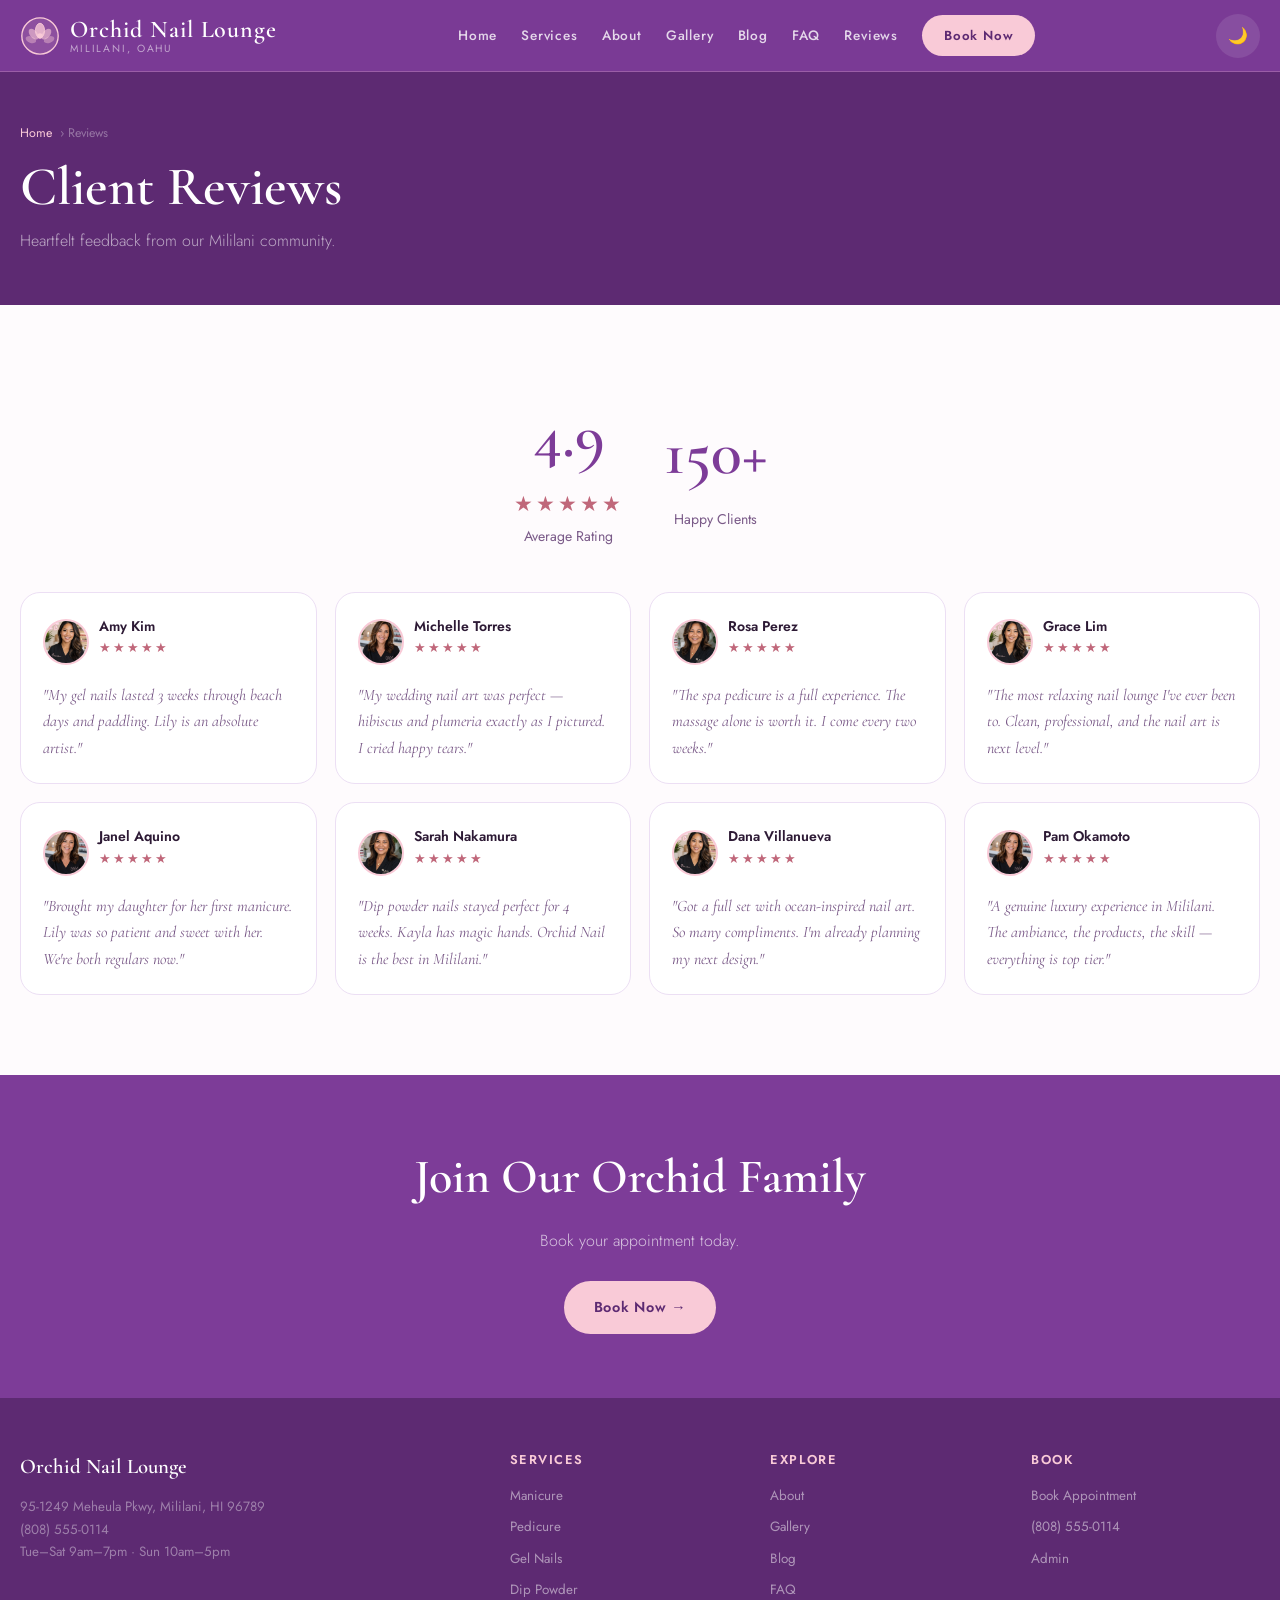
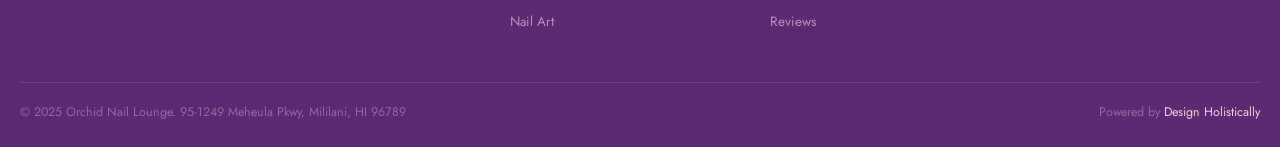
<file: reviews.html>
<!DOCTYPE html>
<html lang="en" data-theme="light">
<head>
<meta charset="UTF-8"/><meta name="viewport" content="width=device-width,initial-scale=1.0"/>
<title>Reviews — Orchid Nail Lounge</title>
<meta name="description" content="Orchid Nail Lounge — Flawless nails, tropical elegance. Mililani, Oahu. Manicure, pedicure, gel, dip powder, nail art. (808) 555-0114"/>
<link rel="stylesheet" href="css/style.css"/>
<script type="application/ld+json">{"@context":"https://schema.org","@type":"NailSalon","name":"Orchid Nail Lounge","telephone":"(808) 555-0114","address":{"@type":"PostalAddress","streetAddress":"95-1249 Meheula Pkwy","addressLocality":"Mililani","addressRegion":"HI","postalCode":"96789"},"priceRange":"$$"}</script>
  <link rel="icon" type="image/x-icon" href="images/favicon.ico">
  <link rel="icon" type="image/png" sizes="32x32" href="images/favicon-32x32.png">
  <link rel="icon" type="image/png" sizes="16x16" href="images/favicon-16x16.png">
  <link rel="apple-touch-icon" sizes="180x180" href="images/apple-touch-icon.png">
</head>
<body>
<header class="site-header">
  <div class="header-inner">
    <a href="index.html" class="logo-wrap">
      <svg viewBox="0 0 44 44" fill="none" width="40" height="40" aria-label="Orchid Nail Lounge logo" xmlns="http://www.w3.org/2000/svg">
  <circle cx="22" cy="22" r="20" fill="rgba(249,202,215,0.15)" stroke="#F9CAD7" stroke-width="1.5"/>
  <ellipse cx="22" cy="16" rx="5" ry="8" fill="#F9CAD7" opacity="0.8"/>
  <ellipse cx="22" cy="16" rx="5" ry="8" fill="none" stroke="#F9CAD7" stroke-width="1"/>
  <ellipse cx="15" cy="20" rx="4" ry="7" transform="rotate(-40 15 20)" fill="#F9CAD7" opacity="0.6"/>
  <ellipse cx="29" cy="20" rx="4" ry="7" transform="rotate(40 29 20)" fill="#F9CAD7" opacity="0.6"/>
  <ellipse cx="12" cy="26" rx="3.5" ry="6" transform="rotate(-70 12 26)" fill="#F9CAD7" opacity="0.4"/>
  <ellipse cx="32" cy="26" rx="3.5" ry="6" transform="rotate(70 32 26)" fill="#F9CAD7" opacity="0.4"/>
  <circle cx="22" cy="22" r="3" fill="#F9CAD7"/>
</svg>
      <div class="logo-text">Orchid Nail Lounge<span>Mililani, Oahu</span></div>
    </a>
    <nav class="nav-links">
      <a href="index.html">Home</a><a href="services.html">Services</a><a href="about.html">About</a><a href="gallery.html">Gallery</a><a href="blog.html">Blog</a><a href="faq.html">FAQ</a><a href="reviews.html">Reviews</a>
      <a href="booking.html" class="btn-nav">Book Now</a>
    </nav>
    <div class="header-actions">
      <button class="dark-toggle" id="darkToggle">🌙</button>
      <button class="hamburger" id="hamburger"><span></span><span></span><span></span></button>
    </div>
  </div>
</header>
<nav class="mobile-nav" id="mobileNav">
  <a href="index.html">Home</a><a href="services.html">Services</a><a href="about.html">About</a><a href="gallery.html">Gallery</a><a href="blog.html">Blog</a><a href="faq.html">FAQ</a><a href="reviews.html">Reviews</a><a href="booking.html">Book Now</a>
</nav>

<div class="page-hero"><div class="page-hero-inner"><div class="breadcrumb"><a href="index.html">Home</a> › Reviews</div><h1>Client Reviews</h1><p>Heartfelt feedback from our Mililani community.</p></div></div>
<section><div class="section-inner">
  <div style="display:flex;gap:40px;align-items:center;justify-content:center;flex-wrap:wrap;margin-bottom:44px;" class="fade-up">
    <div style="text-align:center;"><div style="font-family:'Cormorant Garamond',serif;font-size:4rem;font-weight:600;color:var(--primary);">4.9</div><div style="color:var(--accent-deep);font-size:1.3rem;letter-spacing:3px;">★★★★★</div><div style="color:var(--text-muted);font-size:0.88rem;margin-top:4px;">Average Rating</div></div>
    <div style="text-align:center;"><div style="font-family:'Cormorant Garamond',serif;font-size:4rem;font-weight:600;color:var(--primary);">150+</div><div style="color:var(--text-muted);font-size:0.88rem;margin-top:4px;">Happy Clients</div></div>
  </div>
  <div class="reviews-grid">
    <div class="review-card fade-up"><div class="review-top"><img src="images/avatar-1.png" alt="Amy K." /><div><div class="review-name">Amy Kim</div><div class="stars" style="font-size:0.82rem;color:var(--accent-deep);">★★★★★</div></div></div><div class="review-body">"My gel nails lasted 3 weeks through beach days and paddling. Lily is an absolute artist."</div></div>
    <div class="review-card fade-up"><div class="review-top"><img src="images/avatar-2.png" alt="Michelle T." /><div><div class="review-name">Michelle Torres</div><div class="stars" style="font-size:0.82rem;color:var(--accent-deep);">★★★★★</div></div></div><div class="review-body">"My wedding nail art was perfect — hibiscus and plumeria exactly as I pictured. I cried happy tears."</div></div>
    <div class="review-card fade-up"><div class="review-top"><img src="images/avatar-3.png" alt="Rosa P." /><div><div class="review-name">Rosa Perez</div><div class="stars" style="font-size:0.82rem;color:var(--accent-deep);">★★★★★</div></div></div><div class="review-body">"The spa pedicure is a full experience. The massage alone is worth it. I come every two weeks."</div></div>
    <div class="review-card fade-up"><div class="review-top"><img src="images/avatar-1.png" alt="Grace L." /><div><div class="review-name">Grace Lim</div><div class="stars" style="font-size:0.82rem;color:var(--accent-deep);">★★★★★</div></div></div><div class="review-body">"The most relaxing nail lounge I've ever been to. Clean, professional, and the nail art is next level."</div></div>
    <div class="review-card fade-up"><div class="review-top"><img src="images/avatar-2.png" alt="Janel A." /><div><div class="review-name">Janel Aquino</div><div class="stars" style="font-size:0.82rem;color:var(--accent-deep);">★★★★★</div></div></div><div class="review-body">"Brought my daughter for her first manicure. Lily was so patient and sweet with her. We're both regulars now."</div></div>
    <div class="review-card fade-up"><div class="review-top"><img src="images/avatar-3.png" alt="Sarah N." /><div><div class="review-name">Sarah Nakamura</div><div class="stars" style="font-size:0.82rem;color:var(--accent-deep);">★★★★★</div></div></div><div class="review-body">"Dip powder nails stayed perfect for 4 weeks. Kayla has magic hands. Orchid Nail is the best in Mililani."</div></div>
    <div class="review-card fade-up"><div class="review-top"><img src="images/avatar-1.png" alt="Dana V." /><div><div class="review-name">Dana Villanueva</div><div class="stars" style="font-size:0.82rem;color:var(--accent-deep);">★★★★★</div></div></div><div class="review-body">"Got a full set with ocean-inspired nail art. So many compliments. I'm already planning my next design."</div></div>
    <div class="review-card fade-up"><div class="review-top"><img src="images/avatar-2.png" alt="Pam O." /><div><div class="review-name">Pam Okamoto</div><div class="stars" style="font-size:0.82rem;color:var(--accent-deep);">★★★★★</div></div></div><div class="review-body">"A genuine luxury experience in Mililani. The ambiance, the products, the skill — everything is top tier."</div></div>
  </div>
</div></section>
<div class="cta-band"><h2>Join Our Orchid Family</h2><p>Book your appointment today.</p><a href="booking.html" class="btn-primary">Book Now →</a></div>
<footer class="site-footer">
  <div class="footer-inner">
    <div class="footer-grid">
      <div class="footer-brand">
        <div style="font-family:'Cormorant Garamond',serif;font-weight:600;font-size:1.3rem;color:#fff;">Orchid Nail Lounge</div>
        <p>95-1249 Meheula Pkwy, Mililani, HI 96789<br>(808) 555-0114<br>Tue–Sat 9am–7pm · Sun 10am–5pm</p>
      </div>
      <div class="footer-col"><h4>Services</h4><a href="services.html">Manicure</a><a href="services.html">Pedicure</a><a href="services.html">Gel Nails</a><a href="services.html">Dip Powder</a><a href="services.html">Nail Art</a></div>
      <div class="footer-col"><h4>Explore</h4><a href="about.html">About</a><a href="gallery.html">Gallery</a><a href="blog.html">Blog</a><a href="faq.html">FAQ</a><a href="reviews.html">Reviews</a></div>
      <div class="footer-col"><h4>Book</h4><a href="booking.html">Book Appointment</a><a href="tel:8085550114">(808) 555-0114</a><a href="admin.html">Admin</a></div>
    </div>
    <div class="footer-bottom">
      <span>© 2025 Orchid Nail Lounge. 95-1249 Meheula Pkwy, Mililani, HI 96789</span>
      <span>Powered by <a href="https://designholistically.com" target="_blank">Design Holistically</a></span>
    </div>
  </div>
</footer>
<button class="back-top" id="backTop">↑</button>
<script src="js/main.js"></script>
</body>
</html>
</file>
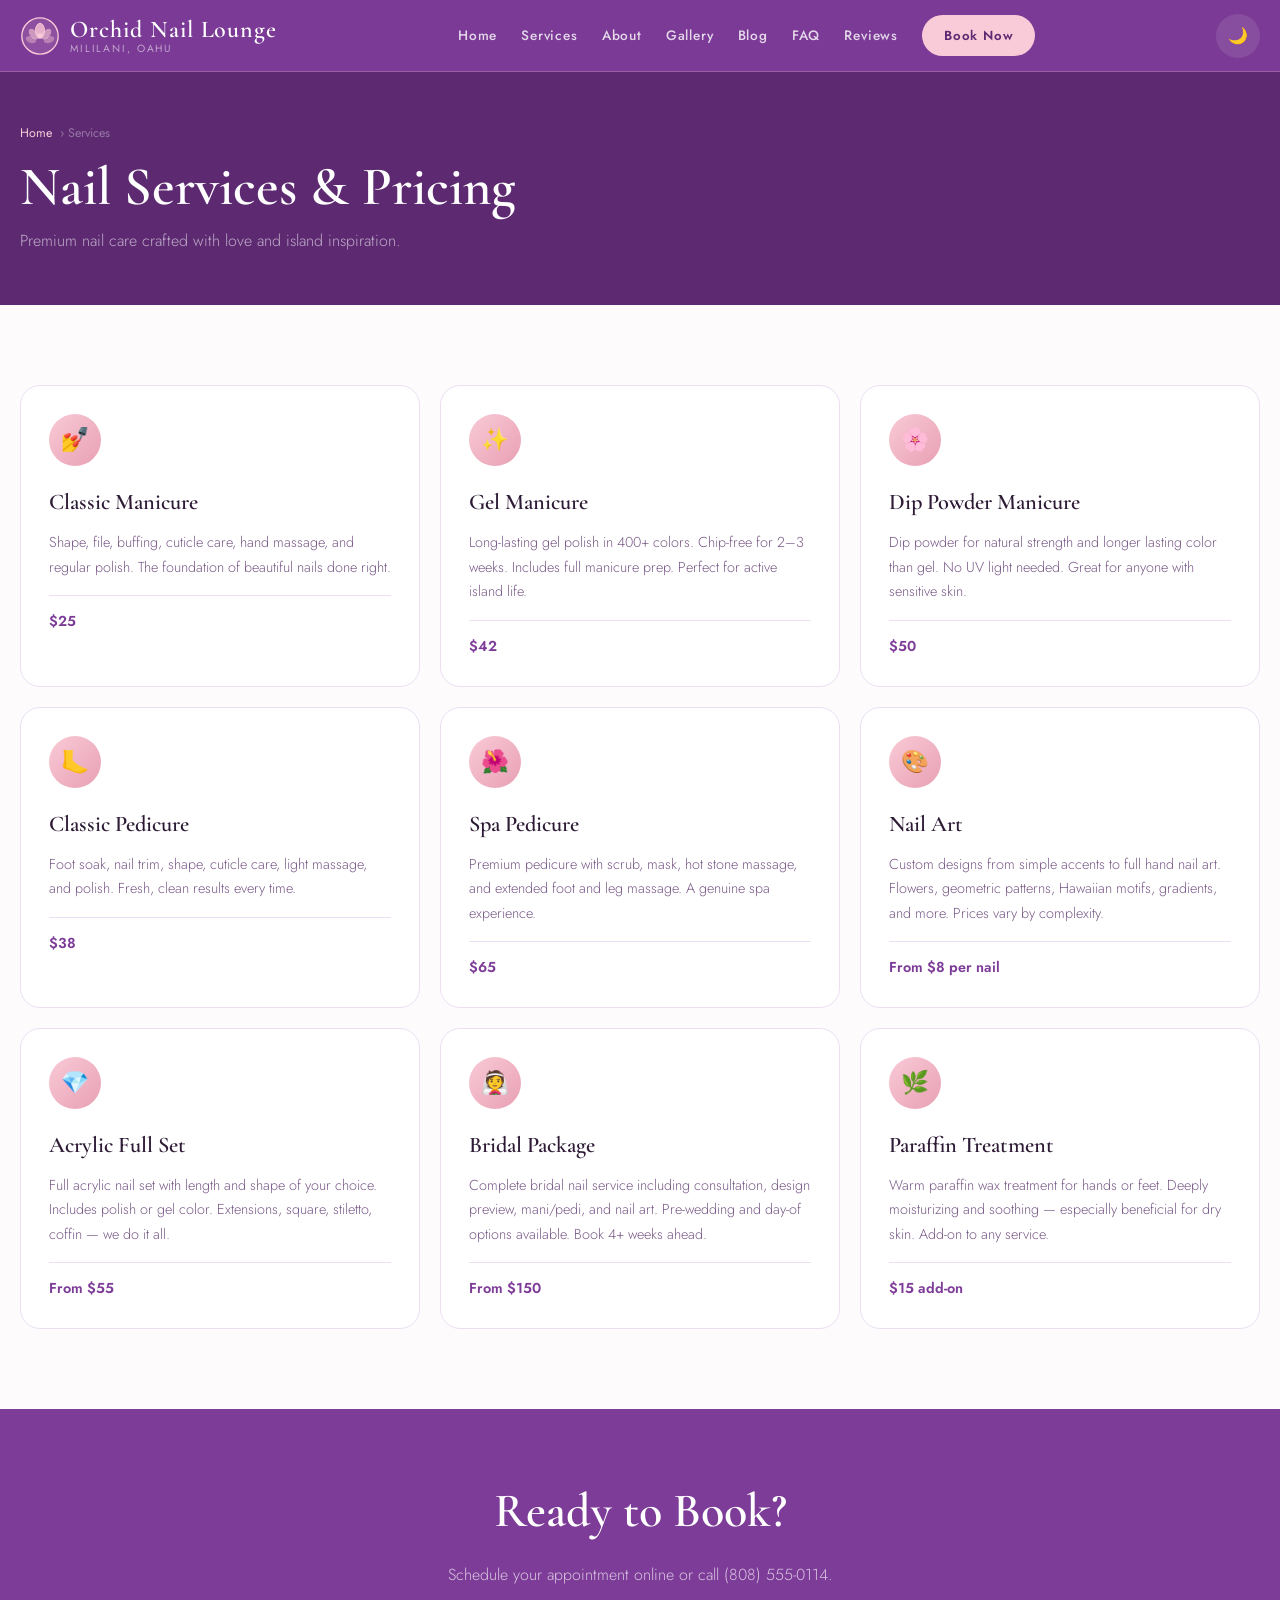
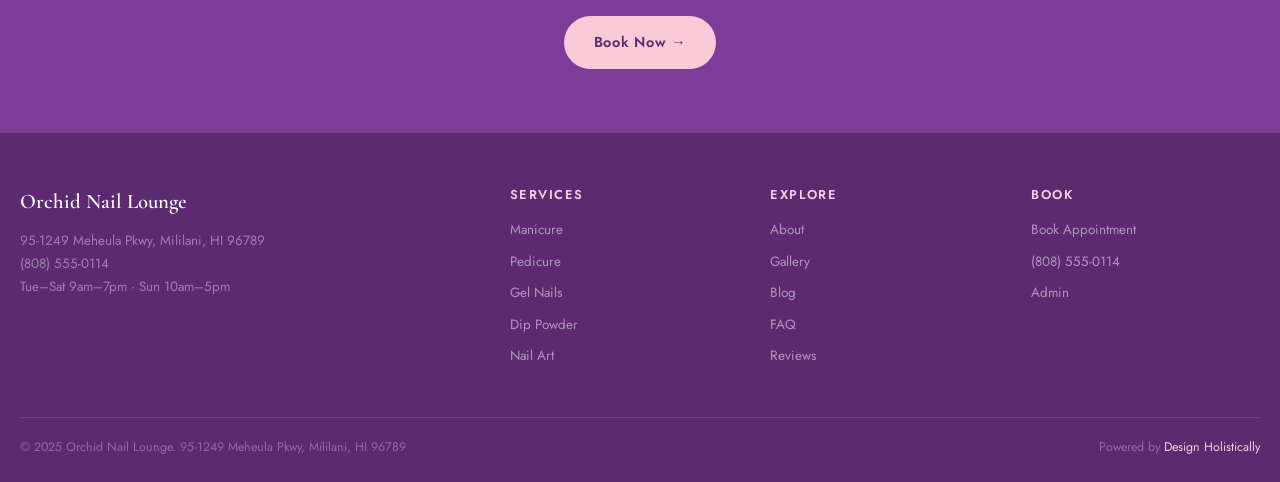
<file: services.html>
<!DOCTYPE html>
<html lang="en" data-theme="light">
<head>
<meta charset="UTF-8"/><meta name="viewport" content="width=device-width,initial-scale=1.0"/>
<title>Nail Services & Pricing — Orchid Nail Lounge</title>
<meta name="description" content="Orchid Nail Lounge — Flawless nails, tropical elegance. Mililani, Oahu. Manicure, pedicure, gel, dip powder, nail art. (808) 555-0114"/>
<link rel="stylesheet" href="css/style.css"/>
<script type="application/ld+json">{"@context":"https://schema.org","@type":"NailSalon","name":"Orchid Nail Lounge","telephone":"(808) 555-0114","address":{"@type":"PostalAddress","streetAddress":"95-1249 Meheula Pkwy","addressLocality":"Mililani","addressRegion":"HI","postalCode":"96789"},"priceRange":"$$"}</script>
  <link rel="icon" type="image/x-icon" href="images/favicon.ico">
  <link rel="icon" type="image/png" sizes="32x32" href="images/favicon-32x32.png">
  <link rel="icon" type="image/png" sizes="16x16" href="images/favicon-16x16.png">
  <link rel="apple-touch-icon" sizes="180x180" href="images/apple-touch-icon.png">
</head>
<body>
<header class="site-header">
  <div class="header-inner">
    <a href="index.html" class="logo-wrap">
      <svg viewBox="0 0 44 44" fill="none" width="40" height="40" aria-label="Orchid Nail Lounge logo" xmlns="http://www.w3.org/2000/svg">
  <circle cx="22" cy="22" r="20" fill="rgba(249,202,215,0.15)" stroke="#F9CAD7" stroke-width="1.5"/>
  <ellipse cx="22" cy="16" rx="5" ry="8" fill="#F9CAD7" opacity="0.8"/>
  <ellipse cx="22" cy="16" rx="5" ry="8" fill="none" stroke="#F9CAD7" stroke-width="1"/>
  <ellipse cx="15" cy="20" rx="4" ry="7" transform="rotate(-40 15 20)" fill="#F9CAD7" opacity="0.6"/>
  <ellipse cx="29" cy="20" rx="4" ry="7" transform="rotate(40 29 20)" fill="#F9CAD7" opacity="0.6"/>
  <ellipse cx="12" cy="26" rx="3.5" ry="6" transform="rotate(-70 12 26)" fill="#F9CAD7" opacity="0.4"/>
  <ellipse cx="32" cy="26" rx="3.5" ry="6" transform="rotate(70 32 26)" fill="#F9CAD7" opacity="0.4"/>
  <circle cx="22" cy="22" r="3" fill="#F9CAD7"/>
</svg>
      <div class="logo-text">Orchid Nail Lounge<span>Mililani, Oahu</span></div>
    </a>
    <nav class="nav-links">
      <a href="index.html">Home</a><a href="services.html">Services</a><a href="about.html">About</a><a href="gallery.html">Gallery</a><a href="blog.html">Blog</a><a href="faq.html">FAQ</a><a href="reviews.html">Reviews</a>
      <a href="booking.html" class="btn-nav">Book Now</a>
    </nav>
    <div class="header-actions">
      <button class="dark-toggle" id="darkToggle">🌙</button>
      <button class="hamburger" id="hamburger"><span></span><span></span><span></span></button>
    </div>
  </div>
</header>
<nav class="mobile-nav" id="mobileNav">
  <a href="index.html">Home</a><a href="services.html">Services</a><a href="about.html">About</a><a href="gallery.html">Gallery</a><a href="blog.html">Blog</a><a href="faq.html">FAQ</a><a href="reviews.html">Reviews</a><a href="booking.html">Book Now</a>
</nav>

<div class="page-hero"><div class="page-hero-inner"><div class="breadcrumb"><a href="index.html">Home</a> › Services</div><h1>Nail Services & Pricing</h1><p>Premium nail care crafted with love and island inspiration.</p></div></div>
<section><div class="section-inner">
  <div class="services-grid">
    <div class="service-card fade-up"><div class="service-icon">💅</div><h3>Classic Manicure</h3><p>Shape, file, buffing, cuticle care, hand massage, and regular polish. The foundation of beautiful nails done right.</p><div class="service-price">$25</div></div>
    <div class="service-card fade-up"><div class="service-icon">✨</div><h3>Gel Manicure</h3><p>Long-lasting gel polish in 400+ colors. Chip-free for 2–3 weeks. Includes full manicure prep. Perfect for active island life.</p><div class="service-price">$42</div></div>
    <div class="service-card fade-up"><div class="service-icon">🌸</div><h3>Dip Powder Manicure</h3><p>Dip powder for natural strength and longer lasting color than gel. No UV light needed. Great for anyone with sensitive skin.</p><div class="service-price">$50</div></div>
    <div class="service-card fade-up"><div class="service-icon">🦶</div><h3>Classic Pedicure</h3><p>Foot soak, nail trim, shape, cuticle care, light massage, and polish. Fresh, clean results every time.</p><div class="service-price">$38</div></div>
    <div class="service-card fade-up"><div class="service-icon">🌺</div><h3>Spa Pedicure</h3><p>Premium pedicure with scrub, mask, hot stone massage, and extended foot and leg massage. A genuine spa experience.</p><div class="service-price">$65</div></div>
    <div class="service-card fade-up"><div class="service-icon">🎨</div><h3>Nail Art</h3><p>Custom designs from simple accents to full hand nail art. Flowers, geometric patterns, Hawaiian motifs, gradients, and more. Prices vary by complexity.</p><div class="service-price">From $8 per nail</div></div>
    <div class="service-card fade-up"><div class="service-icon">💎</div><h3>Acrylic Full Set</h3><p>Full acrylic nail set with length and shape of your choice. Includes polish or gel color. Extensions, square, stiletto, coffin — we do it all.</p><div class="service-price">From $55</div></div>
    <div class="service-card fade-up"><div class="service-icon">👰</div><h3>Bridal Package</h3><p>Complete bridal nail service including consultation, design preview, mani/pedi, and nail art. Pre-wedding and day-of options available. Book 4+ weeks ahead.</p><div class="service-price">From $150</div></div>
    <div class="service-card fade-up"><div class="service-icon">🌿</div><h3>Paraffin Treatment</h3><p>Warm paraffin wax treatment for hands or feet. Deeply moisturizing and soothing — especially beneficial for dry skin. Add-on to any service.</p><div class="service-price">$15 add-on</div></div>
  </div>
</div></section>
<div class="cta-band"><h2>Ready to Book?</h2><p>Schedule your appointment online or call (808) 555-0114.</p><a href="booking.html" class="btn-primary">Book Now →</a></div>
<footer class="site-footer">
  <div class="footer-inner">
    <div class="footer-grid">
      <div class="footer-brand">
        <div style="font-family:'Cormorant Garamond',serif;font-weight:600;font-size:1.3rem;color:#fff;">Orchid Nail Lounge</div>
        <p>95-1249 Meheula Pkwy, Mililani, HI 96789<br>(808) 555-0114<br>Tue–Sat 9am–7pm · Sun 10am–5pm</p>
      </div>
      <div class="footer-col"><h4>Services</h4><a href="services.html">Manicure</a><a href="services.html">Pedicure</a><a href="services.html">Gel Nails</a><a href="services.html">Dip Powder</a><a href="services.html">Nail Art</a></div>
      <div class="footer-col"><h4>Explore</h4><a href="about.html">About</a><a href="gallery.html">Gallery</a><a href="blog.html">Blog</a><a href="faq.html">FAQ</a><a href="reviews.html">Reviews</a></div>
      <div class="footer-col"><h4>Book</h4><a href="booking.html">Book Appointment</a><a href="tel:8085550114">(808) 555-0114</a><a href="admin.html">Admin</a></div>
    </div>
    <div class="footer-bottom">
      <span>© 2025 Orchid Nail Lounge. 95-1249 Meheula Pkwy, Mililani, HI 96789</span>
      <span>Powered by <a href="https://designholistically.com" target="_blank">Design Holistically</a></span>
    </div>
  </div>
</footer>
<button class="back-top" id="backTop">↑</button>
<script src="js/main.js"></script>
</body>
</html>
</file>
<file: css/style.css>
@import url('https://fonts.googleapis.com/css2?family=Cormorant+Garamond:ital,wght@0,400;0,500;0,600;0,700;1,400;1,600&family=Jost:wght@300;400;500;600;700&display=swap');
:root {
  --primary: #7D3C98;
  --primary-light: #9b59b6;
  --primary-dark: #5d2a72;
  --accent: #F9CAD7;
  --accent-dark: #e8a0b4;
  --accent-deep: #c0677a;
  --bg: #fefbfd;
  --bg-secondary: #f9f4fb;
  --bg-card: #ffffff;
  --text: #2d1a35;
  --text-muted: #7a5a88;
  --text-light: #b09abd;
  --border: #ecdff4;
  --shadow: 0 4px 24px rgba(125,60,152,0.08);
  --shadow-lg: 0 12px 48px rgba(125,60,152,0.14);
  --radius: 10px;
  --radius-lg: 20px;
  --header-h: 72px;
  --transition: 0.3s cubic-bezier(0.4,0,0.2,1);
}
[data-theme="dark"] {
  --bg: #140d1a;
  --bg-secondary: #1e1228;
  --bg-card: #261534;
  --text: #f5edf9;
  --text-muted: #c09ad4;
  --text-light: #7a5a88;
  --border: #3d2255;
  --accent: #e8a0b4;
}
*, *::before, *::after { box-sizing: border-box; margin: 0; padding: 0; }
html { scroll-behavior: smooth; }
body { font-family: 'Jost', sans-serif; background: var(--bg); color: var(--text); line-height: 1.6; transition: background var(--transition), color var(--transition); }
img { max-width: 100%; display: block; }
a { color: inherit; text-decoration: none; }
button { cursor: pointer; border: none; background: none; font-family: inherit; }
.site-header { position: fixed; top: 0; left: 0; right: 0; z-index: 1000; height: var(--header-h); backdrop-filter: blur(14px); background: rgba(125,60,152,0.92); border-bottom: 1px solid rgba(249,202,215,0.25); display: flex; align-items: center; }
.header-inner { max-width: 1280px; margin: 0 auto; padding: 0 20px; width: 100%; display: flex; align-items: center; justify-content: space-between; }
.logo-wrap { display: flex; align-items: center; gap: 10px; }
.logo-text { font-family: 'Cormorant Garamond', serif; font-size: 1.5rem; font-weight: 600; color: #fff; letter-spacing: 0.04em; line-height: 1.1; }
.logo-text span { color: var(--accent); display: block; font-size: 0.65rem; font-family: 'Jost', sans-serif; font-weight: 400; letter-spacing: 0.18em; text-transform: uppercase; color: rgba(255,255,255,0.55); }
.nav-links { display: none; gap: 24px; align-items: center; }
.nav-links a { color: rgba(255,255,255,0.8); font-weight: 500; font-size: 0.85rem; letter-spacing: 0.06em; transition: color var(--transition); }
.nav-links a:hover { color: var(--accent); }
.nav-links .btn-nav { background: var(--accent); color: var(--primary-dark); padding: 10px 22px; border-radius: 999px; font-weight: 600; font-size: 0.82rem; }
.nav-links .btn-nav:hover { background: var(--accent-dark); }
.header-actions { display: flex; align-items: center; gap: 10px; }
.dark-toggle { width: 44px; height: 44px; border-radius: 50%; background: rgba(255,255,255,0.1); color: #fff; display: flex; align-items: center; justify-content: center; font-size: 1rem; }
.dark-toggle:hover { background: rgba(255,255,255,0.2); }
.hamburger { width: 44px; height: 44px; display: flex; flex-direction: column; align-items: center; justify-content: center; gap: 5px; background: rgba(255,255,255,0.1); border-radius: var(--radius); }
.hamburger span { display: block; width: 22px; height: 2px; background: #fff; border-radius: 2px; transition: all var(--transition); }
.hamburger.active span:nth-child(1) { transform: rotate(45deg) translate(5px,5px); }
.hamburger.active span:nth-child(2) { opacity: 0; }
.hamburger.active span:nth-child(3) { transform: rotate(-45deg) translate(5px,-5px); }
@media(min-width:768px){ .nav-links { display: flex; } .hamburger { display: none; } }
.mobile-nav { position: fixed; top: var(--header-h); left: 0; right: 0; bottom: 0; background: var(--primary-dark); z-index: 999; transform: translateX(100%); transition: transform var(--transition); padding: 28px 20px; display: flex; flex-direction: column; gap: 6px; }
.mobile-nav.open { transform: translateX(0); }
.mobile-nav a { color: #fff; font-size: 1.15rem; font-weight: 500; padding: 13px 0; border-bottom: 1px solid rgba(255,255,255,0.08); letter-spacing: 0.04em; }
.hero { min-height: 100vh; display: flex; align-items: center; position: relative; overflow: hidden; padding-top: var(--header-h); background: var(--primary-dark); }
.hero-bg { position: absolute; inset: 0; }
.hero-bg img { width: 100%; height: 100%; object-fit: cover; opacity: 0.22; }
.hero-overlay { position: absolute; inset: 0; background: linear-gradient(135deg, rgba(93,42,114,0.96) 0%, rgba(125,60,152,0.65) 100%); }
.hero-content { position: relative; z-index: 1; max-width: 1280px; margin: 0 auto; padding: 80px 20px; }
.hero-badge { display: inline-flex; align-items: center; gap: 8px; background: rgba(249,202,215,0.15); border: 1px solid rgba(249,202,215,0.4); color: var(--accent); padding: 7px 16px; border-radius: 999px; font-size: 0.75rem; font-weight: 500; letter-spacing: 0.12em; text-transform: uppercase; margin-bottom: 22px; }
.hero h1 { font-family: 'Cormorant Garamond', serif; font-size: clamp(3rem, 9vw, 6.5rem); font-weight: 600; color: #fff; line-height: 0.95; letter-spacing: -0.01em; margin-bottom: 20px; }
.hero h1 em { color: var(--accent); font-style: italic; display: block; }
.hero p { font-size: clamp(1rem, 2vw, 1.1rem); color: rgba(255,255,255,0.72); max-width: 500px; margin-bottom: 36px; font-weight: 300; line-height: 1.8; }
.hero-cta { display: flex; flex-wrap: wrap; gap: 14px; }
.btn-primary { display: inline-flex; align-items: center; gap: 8px; background: var(--accent); color: var(--primary-dark); padding: 15px 30px; border-radius: 999px; font-weight: 600; font-size: 0.9rem; letter-spacing: 0.05em; transition: all var(--transition); }
.btn-primary:hover { background: var(--accent-dark); transform: translateY(-2px); box-shadow: 0 8px 24px rgba(249,202,215,0.35); }
.btn-secondary { display: inline-flex; align-items: center; gap: 8px; background: transparent; color: #fff; padding: 14px 30px; border-radius: 999px; font-weight: 500; font-size: 0.9rem; border: 1px solid rgba(255,255,255,0.35); letter-spacing: 0.05em; transition: all var(--transition); }
.btn-secondary:hover { border-color: var(--accent); color: var(--accent); }
.hero-strip { display: flex; flex-wrap: wrap; gap: 40px; margin-top: 56px; padding-top: 36px; border-top: 1px solid rgba(249,202,215,0.2); }
.strip-num { font-family: 'Cormorant Garamond', serif; font-size: 2.4rem; font-weight: 600; color: var(--accent); line-height: 1; }
.strip-label { font-size: 0.72rem; color: rgba(255,255,255,0.45); text-transform: uppercase; letter-spacing: 0.1em; margin-top: 4px; }
section { padding: 80px 20px; }
.section-inner { max-width: 1280px; margin: 0 auto; }
.section-label { font-size: 0.72rem; font-weight: 600; color: var(--primary); letter-spacing: 0.18em; text-transform: uppercase; margin-bottom: 10px; display: block; }
[data-theme="dark"] .section-label { color: var(--accent); }
.section-title { font-family: 'Cormorant Garamond', serif; font-size: clamp(2rem, 4vw, 3rem); font-weight: 600; color: var(--text); line-height: 1.15; margin-bottom: 14px; }
.section-sub { color: var(--text-muted); font-size: 1rem; max-width: 540px; margin-bottom: 44px; font-weight: 300; line-height: 1.8; }
.section-center { text-align: center; }
.section-center .section-sub { margin-left: auto; margin-right: auto; }
.bg-alt { background: var(--bg-secondary); }
.services-grid { display: grid; grid-template-columns: 1fr; gap: 20px; }
@media(min-width:600px){ .services-grid { grid-template-columns: 1fr 1fr; } }
@media(min-width:1024px){ .services-grid { grid-template-columns: repeat(3, 1fr); } }
.service-card { background: var(--bg-card); border: 1px solid var(--border); border-radius: var(--radius-lg); padding: 28px; transition: all var(--transition); }
.service-card:hover { transform: translateY(-4px); box-shadow: var(--shadow-lg); border-color: var(--accent-dark); }
.service-icon { width: 52px; height: 52px; background: linear-gradient(135deg, var(--accent), var(--accent-dark)); border-radius: 50%; display: flex; align-items: center; justify-content: center; margin-bottom: 18px; font-size: 1.4rem; }
.service-card h3 { font-family: 'Cormorant Garamond', serif; font-size: 1.4rem; font-weight: 600; margin-bottom: 10px; }
.service-card p { color: var(--text-muted); font-size: 0.9rem; line-height: 1.7; font-weight: 300; }
.service-price { margin-top: 16px; padding-top: 14px; border-top: 1px solid var(--border); font-weight: 600; color: var(--primary); font-size: 0.9rem; }
[data-theme="dark"] .service-price { color: var(--accent-dark); }
.testimonials-grid { display: grid; grid-template-columns: 1fr; gap: 20px; }
@media(min-width:768px){ .testimonials-grid { grid-template-columns: repeat(3, 1fr); } }
.testimonial-card { background: var(--bg-card); border: 1px solid var(--border); border-radius: var(--radius-lg); padding: 24px; }
.stars { color: var(--accent-deep); font-size: 0.9rem; margin-bottom: 12px; letter-spacing: 2px; }
.testimonial-card blockquote { color: var(--text-muted); font-size: 0.92rem; line-height: 1.75; margin-bottom: 18px; font-style: italic; font-family: 'Cormorant Garamond', serif; font-size: 1.05rem; }
.reviewer { display: flex; align-items: center; gap: 12px; }
.reviewer img { width: 44px; height: 44px; border-radius: 50%; object-fit: cover; border: 2px solid var(--accent); }
.reviewer-name { font-weight: 600; font-size: 0.88rem; }
.reviewer-loc { font-size: 0.75rem; color: var(--text-muted); }
.cta-band { background: var(--primary); padding: 64px 20px; text-align: center; }
.cta-band h2 { font-family: 'Cormorant Garamond', serif; font-size: clamp(2rem, 4vw, 3rem); font-weight: 600; color: #fff; margin-bottom: 12px; }
.cta-band p { color: rgba(255,255,255,0.7); font-size: 1rem; margin-bottom: 28px; max-width: 440px; margin-left: auto; margin-right: auto; font-weight: 300; }
.team-grid { display: grid; grid-template-columns: 1fr 1fr; gap: 20px; }
@media(min-width:768px){ .team-grid { grid-template-columns: repeat(4, 1fr); } }
.team-card { text-align: center; }
.team-card img { width: 100%; aspect-ratio: 1; object-fit: cover; border-radius: 50%; margin-bottom: 14px; border: 3px solid var(--accent); }
.team-card h4 { font-family: 'Cormorant Garamond', serif; font-size: 1.1rem; font-weight: 600; }
.team-card span { font-size: 0.75rem; color: var(--primary); font-weight: 500; text-transform: uppercase; letter-spacing: 0.1em; }
[data-theme="dark"] .team-card span { color: var(--accent); }
.gallery-grid { display: grid; grid-template-columns: repeat(2, 1fr); gap: 10px; }
@media(min-width:600px){ .gallery-grid { grid-template-columns: repeat(3, 1fr); } }
@media(min-width:1024px){ .gallery-grid { grid-template-columns: repeat(4, 1fr); } }
.gallery-item { position: relative; overflow: hidden; border-radius: var(--radius); aspect-ratio: 1; }
.gallery-item img { width: 100%; height: 100%; object-fit: cover; transition: transform 0.4s ease; }
.gallery-item:hover img { transform: scale(1.08); }
.blog-grid { display: grid; grid-template-columns: 1fr; gap: 24px; }
@media(min-width:600px){ .blog-grid { grid-template-columns: 1fr 1fr; } }
@media(min-width:1024px){ .blog-grid { grid-template-columns: repeat(3, 1fr); } }
.blog-card { background: var(--bg-card); border: 1px solid var(--border); border-radius: var(--radius-lg); overflow: hidden; transition: all var(--transition); }
.blog-card:hover { transform: translateY(-4px); box-shadow: var(--shadow-lg); }
.blog-card img { width: 100%; height: 200px; object-fit: cover; }
.blog-card-body { padding: 22px; }
.blog-tag { display: inline-block; background: var(--accent); color: var(--primary-dark); font-size: 0.7rem; font-weight: 600; padding: 3px 12px; border-radius: 999px; text-transform: uppercase; letter-spacing: 0.1em; margin-bottom: 10px; }
.blog-card h3 { font-family: 'Cormorant Garamond', serif; font-size: 1.2rem; font-weight: 600; line-height: 1.3; margin-bottom: 8px; }
.blog-card p { color: var(--text-muted); font-size: 0.86rem; line-height: 1.65; font-weight: 300; }
.blog-card-meta { margin-top: 12px; font-size: 0.75rem; color: var(--text-light); }
.booking-wrap { max-width: 700px; margin: 0 auto; background: var(--bg-card); border: 1px solid var(--border); border-radius: var(--radius-lg); padding: 36px; }
.step-indicator { display: flex; gap: 6px; margin-bottom: 36px; }
.step { flex: 1; height: 3px; background: var(--border); border-radius: 2px; transition: background var(--transition); }
.step.active { background: var(--primary); }
.step.done { background: var(--accent-deep); }
.form-step { display: none; }
.form-step.active { display: block; }
.form-step h3 { font-family: 'Cormorant Garamond', serif; font-size: 1.6rem; font-weight: 600; margin-bottom: 22px; }
.form-group { margin-bottom: 18px; }
.form-group label { display: block; font-weight: 500; font-size: 0.85rem; margin-bottom: 6px; color: var(--text); }
.form-group input, .form-group select, .form-group textarea { width: 100%; padding: 12px 14px; border: 1px solid var(--border); border-radius: var(--radius); background: var(--bg); color: var(--text); font-family: 'Jost', sans-serif; font-size: 0.95rem; transition: border-color var(--transition); }
.form-group input:focus, .form-group select:focus, .form-group textarea:focus { outline: none; border-color: var(--primary); }
.service-option { display: flex; align-items: center; gap: 12px; padding: 14px; border: 1px solid var(--border); border-radius: var(--radius); margin-bottom: 8px; cursor: pointer; transition: all var(--transition); }
.service-option:hover, .service-option.selected { border-color: var(--primary); background: rgba(125,60,152,0.05); }
.form-nav { display: flex; justify-content: space-between; align-items: center; margin-top: 24px; }
.btn-outline { background: transparent; border: 1px solid var(--border); color: var(--text); padding: 11px 26px; border-radius: 999px; font-weight: 500; font-size: 0.88rem; transition: all var(--transition); }
.btn-outline:hover { border-color: var(--primary); color: var(--primary); }
.confirmation { text-align: center; padding: 36px 0; }
.confirmation .check { width: 68px; height: 68px; background: var(--primary); border-radius: 50%; display: flex; align-items: center; justify-content: center; margin: 0 auto 20px; font-size: 1.8rem; color: #fff; }
.faq-list { max-width: 780px; margin: 0 auto; }
.faq-item { border-bottom: 1px solid var(--border); }
.faq-q { width: 100%; text-align: left; padding: 20px 0; display: flex; justify-content: space-between; align-items: center; font-weight: 500; font-size: 0.95rem; color: var(--text); gap: 14px; background: none; }
.faq-q .icon { width: 26px; height: 26px; min-width: 26px; border-radius: 50%; background: var(--accent); color: var(--primary-dark); display: flex; align-items: center; justify-content: center; font-size: 1rem; transition: transform var(--transition); font-weight: 700; }
.faq-item.open .faq-q .icon { transform: rotate(45deg); }
.faq-a { display: none; padding: 0 0 18px; color: var(--text-muted); line-height: 1.75; font-size: 0.92rem; font-weight: 300; }
.faq-item.open .faq-a { display: block; }
.reviews-grid { display: grid; grid-template-columns: 1fr; gap: 18px; }
@media(min-width:600px){ .reviews-grid { grid-template-columns: 1fr 1fr; } }
@media(min-width:1024px){ .reviews-grid { grid-template-columns: repeat(4, 1fr); } }
.review-card { background: var(--bg-card); border: 1px solid var(--border); border-radius: var(--radius-lg); padding: 22px; }
.review-top { display: flex; align-items: center; gap: 10px; margin-bottom: 12px; }
.review-top img { width: 46px; height: 46px; border-radius: 50%; object-fit: cover; border: 2px solid var(--accent); }
.review-name { font-weight: 600; font-size: 0.88rem; }
.review-date { font-size: 0.72px; color: var(--text-light); }
.review-body { color: var(--text-muted); font-size: 0.86rem; line-height: 1.65; font-style: italic; font-family: 'Cormorant Garamond', serif; font-size: 1rem; }
.about-grid { display: grid; grid-template-columns: 1fr; gap: 48px; align-items: center; }
@media(min-width:768px){ .about-grid { grid-template-columns: 1fr 1fr; } }
.values-grid { display: grid; grid-template-columns: 1fr 1fr; gap: 16px; margin-top: 40px; }
@media(min-width:768px){ .values-grid { grid-template-columns: repeat(4, 1fr); } }
.value-card { background: var(--bg-card); border: 1px solid var(--border); border-radius: var(--radius); padding: 22px; text-align: center; }
.value-icon { font-size: 1.8rem; margin-bottom: 10px; }
.value-card h4 { font-family: 'Cormorant Garamond', serif; font-size: 1.1rem; font-weight: 600; margin-bottom: 6px; }
.value-card p { font-size: 0.8rem; color: var(--text-muted); font-weight: 300; }
.site-footer { background: var(--primary-dark); color: rgba(255,255,255,0.65); padding: 52px 20px 24px; }
.footer-inner { max-width: 1280px; margin: 0 auto; }
.footer-grid { display: grid; grid-template-columns: 1fr; gap: 32px; margin-bottom: 40px; }
@media(min-width:768px){ .footer-grid { grid-template-columns: 2fr 1fr 1fr 1fr; } }
.footer-brand p { font-size: 0.84rem; line-height: 1.7; margin-top: 12px; color: rgba(255,255,255,0.4); }
.footer-col h4 { color: var(--accent); font-weight: 600; font-size: 0.8rem; text-transform: uppercase; letter-spacing: 0.12em; margin-bottom: 14px; }
.footer-col a { display: block; color: rgba(255,255,255,0.5); font-size: 0.84rem; margin-bottom: 10px; transition: color var(--transition); }
.footer-col a:hover { color: var(--accent); }
.footer-bottom { border-top: 1px solid rgba(255,255,255,0.1); padding-top: 20px; display: flex; flex-wrap: wrap; gap: 12px; justify-content: space-between; font-size: 0.78rem; color: rgba(255,255,255,0.3); }
.footer-bottom a { color: var(--accent); }
.back-top { position: fixed; bottom: 28px; right: 24px; width: 48px; height: 48px; background: var(--primary); color: #fff; border-radius: 50%; display: flex; align-items: center; justify-content: center; font-size: 1.2rem; z-index: 900; opacity: 0; pointer-events: none; transition: all var(--transition); }
.back-top.show { opacity: 1; pointer-events: auto; }
.fade-up { opacity: 0; transform: translateY(28px); transition: opacity 0.6s ease, transform 0.6s ease; }
.fade-up.visible { opacity: 1; transform: translateY(0); }
.page-hero { padding: calc(var(--header-h) + 52px) 20px 52px; background: var(--primary-dark); }
.page-hero-inner { max-width: 1280px; margin: 0 auto; }
.page-hero h1 { font-family: 'Cormorant Garamond', serif; font-size: clamp(2.2rem, 5vw, 3.4rem); font-weight: 600; color: #fff; line-height: 1.1; }
.page-hero p { color: rgba(255,255,255,0.6); font-size: 1rem; max-width: 520px; margin-top: 10px; font-weight: 300; }
.breadcrumb { display: flex; gap: 8px; align-items: center; font-size: 0.78rem; color: rgba(255,255,255,0.35); margin-bottom: 14px; }
.breadcrumb a { color: var(--accent); }
.post-hero { padding-top: var(--header-h); background: var(--primary-dark); }
.post-hero-inner { max-width: 800px; margin: 0 auto; padding: 56px 20px; }
.post-hero h1 { font-family: 'Cormorant Garamond', serif; font-size: clamp(2rem, 5vw, 3rem); font-weight: 600; color: #fff; line-height: 1.1; }
.post-meta { display: flex; gap: 16px; flex-wrap: wrap; margin-top: 14px; font-size: 0.8rem; color: rgba(255,255,255,0.45); }
.post-content { max-width: 800px; margin: 0 auto; padding: 44px 20px; }
.post-content h2 { font-family: 'Cormorant Garamond', serif; font-size: 1.8rem; font-weight: 600; margin: 32px 0 12px; color: var(--primary); }
[data-theme="dark"] .post-content h2 { color: var(--accent-dark); }
.post-content p { color: var(--text-muted); line-height: 1.85; margin-bottom: 14px; font-weight: 300; }
.post-content ul { padding-left: 22px; margin-bottom: 14px; color: var(--text-muted); line-height: 1.85; font-weight: 300; }
#adminLogin { min-height:100vh; display:flex; align-items:center; justify-content:center; background:var(--primary-dark); padding:20px; }
#adminDash { display:none; }
.login-card { background: var(--bg-card); border-radius: var(--radius-lg); padding: 44px; max-width: 400px; width: 100%; border: 1px solid var(--border); }
.login-card h2 { font-family:'Cormorant Garamond',serif; font-size:1.9rem; font-weight:600; margin-bottom:8px; }
.login-card p { color:var(--text-muted); margin-bottom:28px; font-size:0.88rem; font-weight:300; }
.dash-header { background: var(--primary); padding: 14px 22px; display: flex; align-items: center; justify-content: space-between; }
.dash-header h1 { font-family:'Cormorant Garamond',serif; font-size:1.4rem; font-weight:600; color:#fff; }
.dash-stats { display: grid; grid-template-columns: repeat(2,1fr); gap: 14px; padding: 20px; }
@media(min-width:600px){ .dash-stats { grid-template-columns: repeat(4,1fr); } }
.dash-stat { background: var(--bg-card); border: 1px solid var(--border); border-radius: var(--radius); padding: 18px; text-align: center; }
.dash-stat .num { font-family:'Cormorant Garamond',serif; font-size:2rem; font-weight:600; color:var(--primary); }
[data-theme="dark"] .dash-stat .num { color: var(--accent); }
.dash-stat .lbl { font-size:0.75rem; color:var(--text-muted); text-transform:uppercase; letter-spacing:0.06em; }
.dash-section { padding: 0 20px 20px; }
.dash-section h3 { font-family:'Cormorant Garamond',serif; font-size:1.2rem; font-weight:600; margin-bottom:12px; border-bottom:1px solid var(--border); padding-bottom:8px; color:var(--primary); }
[data-theme="dark"] .dash-section h3 { color: var(--accent); }
.data-table { width:100%; border-collapse:collapse; font-size:0.86rem; }
.data-table th { background:var(--bg-secondary); padding:9px 12px; text-align:left; font-weight:600; color:var(--text-muted); font-size:0.75rem; text-transform:uppercase; }
.data-table td { padding:11px 12px; border-bottom:1px solid var(--border); }
.badge { display:inline-block; padding:2px 9px; border-radius:999px; font-size:0.7rem; font-weight:600; }
.badge-green { background:#d5f5e3; color:#1e8449; }
.badge-yellow { background:#fef9e7; color:#b7950b; }
.badge-blue { background:#d6eaf8; color:#1a5276; }
.dash-tabs { display:flex; gap:4px; padding:0 20px; border-bottom:1px solid var(--border); overflow-x:auto; }
.dash-tab { padding:11px 18px; font-weight:500; font-size:0.82rem; letter-spacing:0.06em; color:var(--text-muted); cursor:pointer; border-bottom:2px solid transparent; margin-bottom:-1px; white-space:nowrap; background:none; }
.dash-tab.active { color:var(--primary); border-bottom-color:var(--primary); }
[data-theme="dark"] .dash-tab.active { color:var(--accent); border-bottom-color:var(--accent); }
.tab-panel { display:none; }
.tab-panel.active { display:block; }

.hero h1, .hero p, .hero-content, .hero .eyebrow-label, .hero .tag { color: #fff !important; }

[data-theme="dark"] .hero { background: transparent !important; }
[data-theme="dark"] .hero-bg img { opacity: 1 !important; }
</file>
